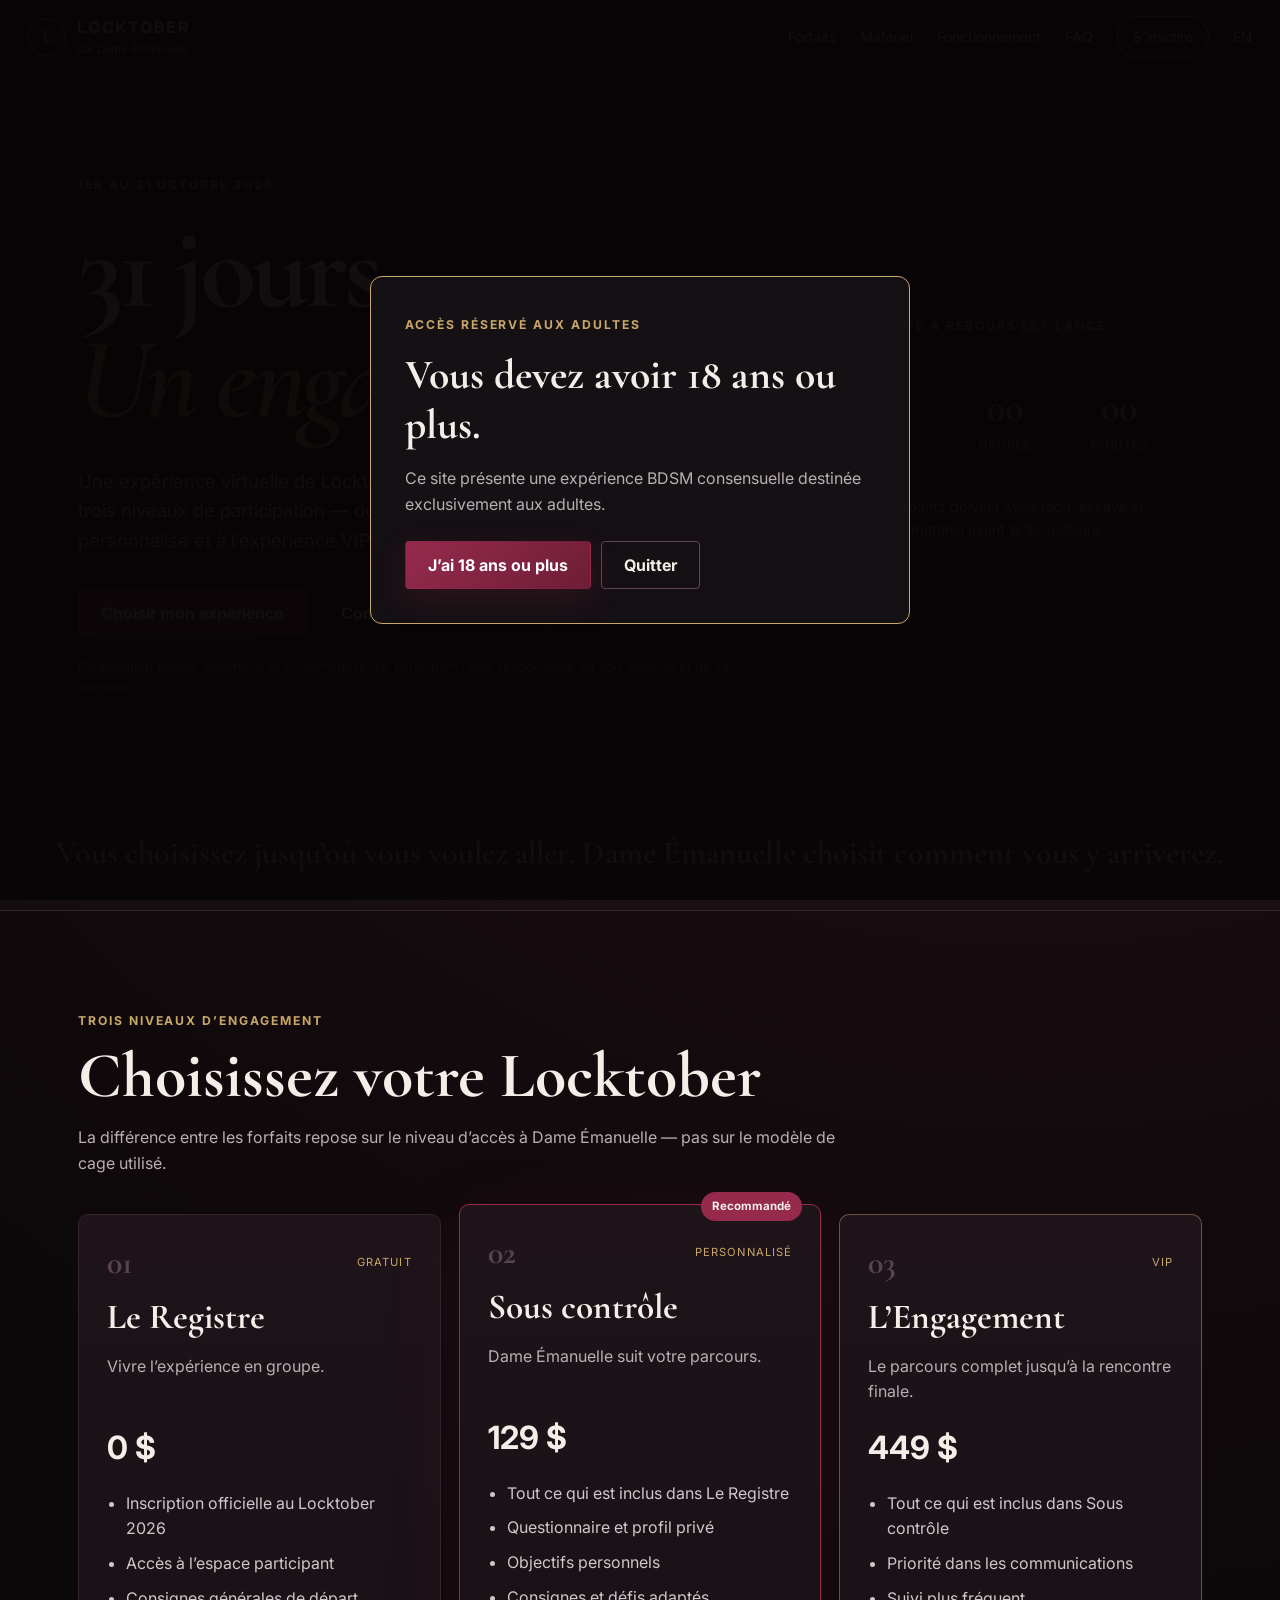
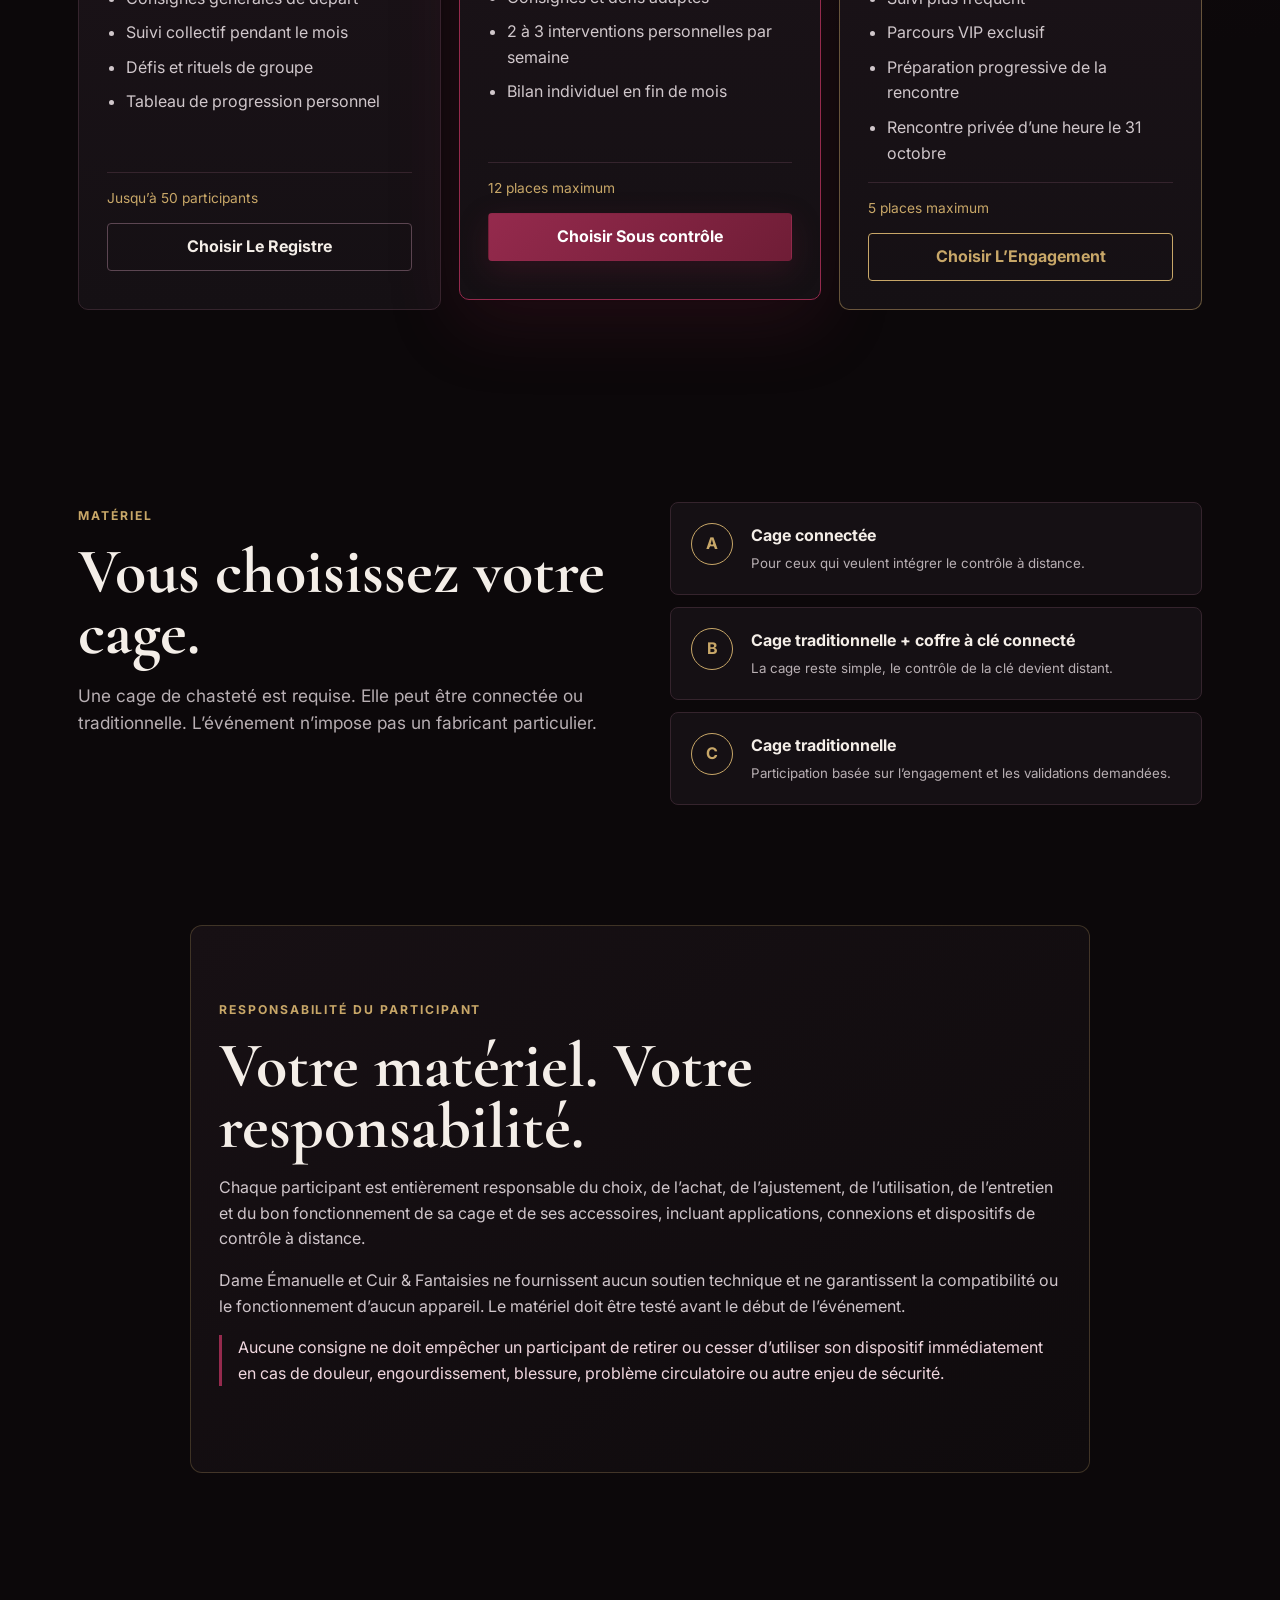
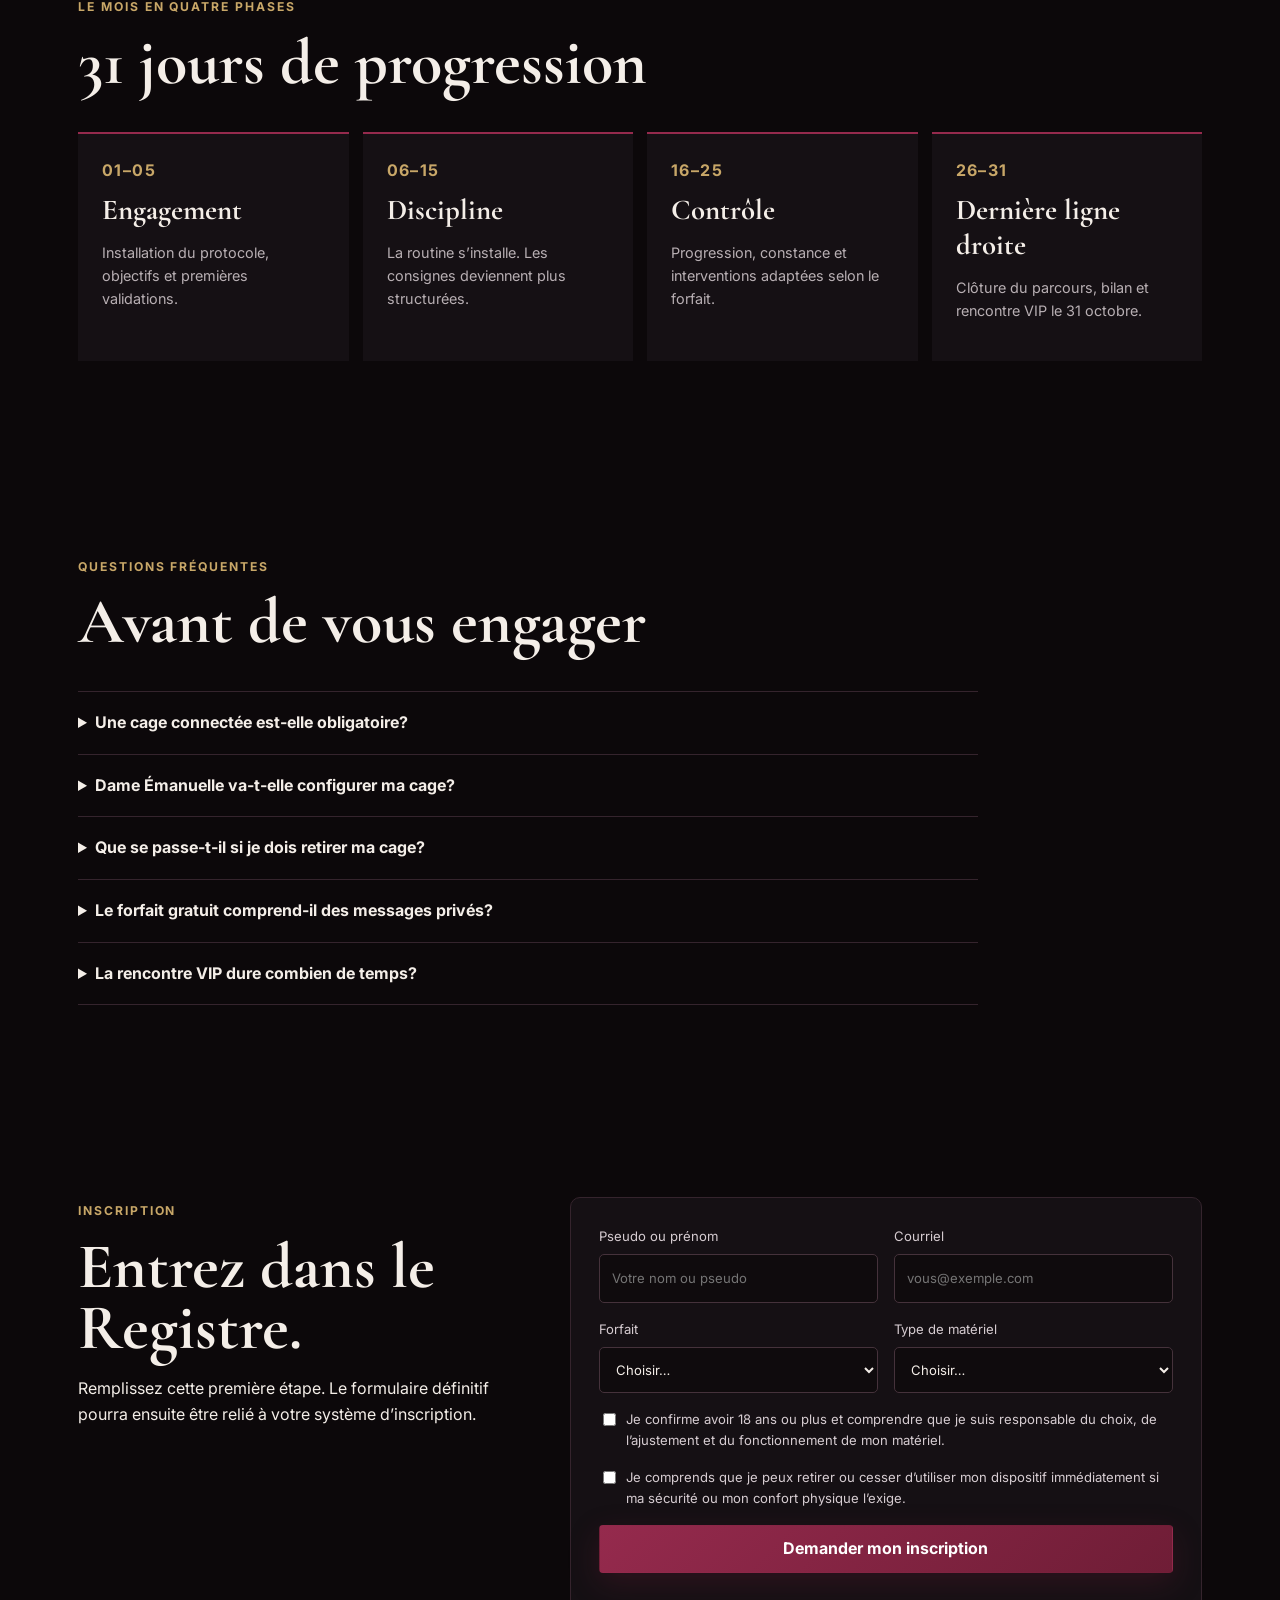
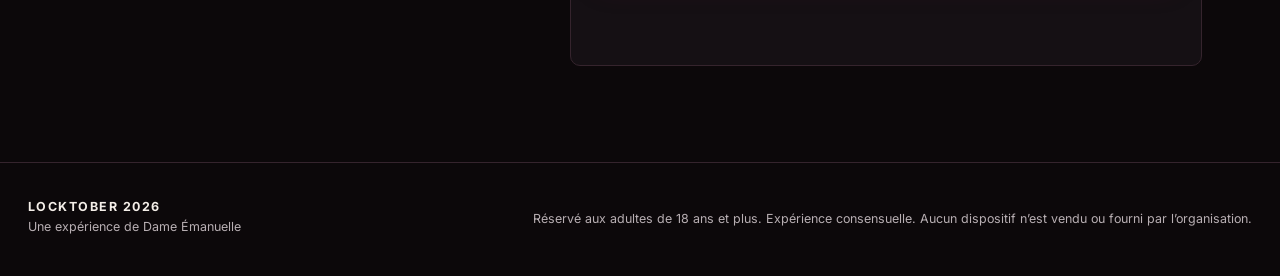
<file: index.html>
<!DOCTYPE html>
<html lang="fr-CA">
<head>
  <meta charset="utf-8" />
  <meta name="viewport" content="width=device-width, initial-scale=1" />
  <meta name="theme-color" content="#160b10" />
  <meta
    name="description"
    content="Locktober 2026 — 31 jours sous le contrôle de Dame Émanuelle. Trois niveaux de participation, du suivi de groupe à l'expérience VIP."
  />

  <title>Locktober 2026 — Dame Émanuelle</title>

  <link rel="preconnect" href="https://fonts.googleapis.com">
  <link rel="preconnect" href="https://fonts.gstatic.com" crossorigin>

  <link
    href="https://fonts.googleapis.com/css2?family=Cormorant+Garamond:wght@600;700&family=Inter:wght@400;500;600;700&display=swap"
    rel="stylesheet"
  >

  <link rel="stylesheet" href="style.css" />
</head>

<body>

  <!-- AVERTISSEMENT 18+ -->
  <div class="age-gate" id="ageGate" aria-hidden="true">
    <div class="age-card">

      <span class="eyebrow">Accès réservé aux adultes</span>

      <h2>Vous devez avoir 18 ans ou plus.</h2>

      <p>
        Ce site présente une expérience BDSM consensuelle destinée
        exclusivement aux adultes.
      </p>

      <div class="age-actions">

        <button class="btn btn-primary" id="confirmAge">
          J’ai 18 ans ou plus
        </button>

        <a class="btn btn-ghost" href="https://www.google.com">
          Quitter
        </a>

      </div>
    </div>
  </div>


  <!-- MENU -->
  <header class="site-header">

    <a class="brand" href="#top" aria-label="Retour en haut">

      <span class="brand-mark">L</span>

      <span>
        <strong>LOCKTOBER</strong>
        <small>par Dame Émanuelle</small>
      </span>

    </a>

    <nav>
      <a href="#forfaits">Forfaits</a>
      <a href="#materiel">Matériel</a>
      <a href="#fonctionnement">Fonctionnement</a>
      <a href="#faq">FAQ</a>
      <a class="nav-cta" href="#inscription">S’inscrire</a>
      <a href="en.html">EN</a>
    </nav>

  </header>


  <main id="top">

    <!-- HERO -->
    <section class="hero section">

      <div class="hero-copy">

        <span class="eyebrow">
          1er au 31 octobre 2026
        </span>

        <h1>
          31 jours.<br>
          <em>Un engagement.</em>
        </h1>

        <p class="lead">
          Une expérience virtuelle de Locktober dirigée par
          <strong>Dame Émanuelle</strong>, avec trois niveaux de participation —
          du suivi collectif à l’accompagnement personnalisé et à
          l’expérience VIP.
        </p>

        <div class="hero-actions">

          <a class="btn btn-primary" href="#forfaits">
            Choisir mon expérience
          </a>

          <a class="btn btn-ghost" href="#fonctionnement">
            Comment ça fonctionne
          </a>

        </div>

        <div class="hero-note">
          Participation adulte, volontaire et consensuelle.
          Le participant reste responsable de son matériel et de sa sécurité.
        </div>

      </div>


      <!-- COMPTE À REBOURS -->
      <aside class="countdown-card">

        <span class="eyebrow">
          Le compte à rebours est lancé
        </span>

        <div class="countdown" id="countdown">

          <div>
            <strong id="days">--</strong>
            <span>jours</span>
          </div>

          <div>
            <strong id="hours">--</strong>
            <span>heures</span>
          </div>

          <div>
            <strong id="minutes">--</strong>
            <span>minutes</span>
          </div>

        </div>

        <p>
          Les participants doivent avoir reçu, essayé et validé
          leur matériel avant le 1er octobre.
        </p>

      </aside>

    </section>


    <!-- PHRASE CENTRALE -->
    <section class="manifesto">

      <p>
        Vous choisissez jusqu’où vous voulez aller.
        <strong>
          Dame Émanuelle choisit comment vous y arriverez.
        </strong>
      </p>

    </section>


    <!-- FORFAITS -->
    <section class="section" id="forfaits">

      <div class="section-heading">

        <span class="eyebrow">
          Trois niveaux d’engagement
        </span>

        <h2>
          Choisissez votre Locktober
        </h2>

        <p>
          La différence entre les forfaits repose sur le niveau
          d’accès à Dame Émanuelle — pas sur le modèle de cage utilisé.
        </p>

      </div>


      <div class="pricing-grid">


        <!-- FORFAIT 1 -->
        <article class="plan-card">

          <div class="plan-top">
            <span class="plan-number">01</span>
            <span class="plan-tag">Gratuit</span>
          </div>

          <h3>Le Registre</h3>

          <p class="plan-subtitle">
            Vivre l’expérience en groupe.
          </p>

          <div class="price">
            0 $
          </div>

          <ul>
            <li>Inscription officielle au Locktober 2026</li>
            <li>Accès à l’espace participant</li>
            <li>Consignes générales de départ</li>
            <li>Suivi collectif pendant le mois</li>
            <li>Défis et rituels de groupe</li>
            <li>Tableau de progression personnel</li>
          </ul>

          <div class="plan-limit">
            Jusqu’à 50 participants
          </div>

          <a
            class="btn btn-ghost full"
            href="#inscription"
            data-plan="Le Registre"
          >
            Choisir Le Registre
          </a>

        </article>


        <!-- FORFAIT 2 -->
        <article class="plan-card featured">

          <div class="ribbon">
            Recommandé
          </div>

          <div class="plan-top">
            <span class="plan-number">02</span>
            <span class="plan-tag">Personnalisé</span>
          </div>

          <h3>Sous contrôle</h3>

          <p class="plan-subtitle">
            Dame Émanuelle suit votre parcours.
          </p>

          <div class="price">
            129 $
          </div>

          <ul>
            <li>Tout ce qui est inclus dans Le Registre</li>
            <li>Questionnaire et profil privé</li>
            <li>Objectifs personnels</li>
            <li>Consignes et défis adaptés</li>
            <li>2 à 3 interventions personnelles par semaine</li>
            <li>Bilan individuel en fin de mois</li>
          </ul>

          <div class="plan-limit">
            12 places maximum
          </div>

          <a
            class="btn btn-primary full"
            href="#inscription"
            data-plan="Sous contrôle"
          >
            Choisir Sous contrôle
          </a>

        </article>


        <!-- FORFAIT 3 -->
        <article class="plan-card vip">

          <div class="plan-top">
            <span class="plan-number">03</span>
            <span class="plan-tag">VIP</span>
          </div>

          <h3>L’Engagement</h3>

          <p class="plan-subtitle">
            Le parcours complet jusqu’à la rencontre finale.
          </p>

          <div class="price">
            449 $
          </div>

          <ul>
            <li>Tout ce qui est inclus dans Sous contrôle</li>
            <li>Priorité dans les communications</li>
            <li>Suivi plus fréquent</li>
            <li>Parcours VIP exclusif</li>
            <li>Préparation progressive de la rencontre</li>
            <li>Rencontre privée d’une heure le 31 octobre</li>
          </ul>

          <div class="plan-limit">
            5 places maximum
          </div>

          <a
            class="btn btn-ghost full gold"
            href="#inscription"
            data-plan="L’Engagement VIP"
          >
            Choisir L’Engagement
          </a>

        </article>

      </div>

    </section>


    <!-- MATÉRIEL -->
    <section class="section split" id="materiel">

      <div>

        <span class="eyebrow">
          Matériel
        </span>

        <h2>
          Vous choisissez votre cage.
        </h2>

        <p class="lead-small">
          Une cage de chasteté est requise.
          Elle peut être connectée ou traditionnelle.
          L’événement n’impose pas un fabricant particulier.
        </p>

      </div>


      <div class="rules-card">

        <div class="rule">

          <strong>A</strong>

          <span>
            <b>Cage connectée</b>
            <small>
              Pour ceux qui veulent intégrer le contrôle à distance.
            </small>
          </span>

        </div>


        <div class="rule">

          <strong>B</strong>

          <span>
            <b>Cage traditionnelle + coffre à clé connecté</b>
            <small>
              La cage reste simple, le contrôle de la clé devient distant.
            </small>
          </span>

        </div>


        <div class="rule">

          <strong>C</strong>

          <span>
            <b>Cage traditionnelle</b>
            <small>
              Participation basée sur l’engagement et les validations demandées.
            </small>
          </span>

        </div>

      </div>

    </section>


    <!-- RESPONSABILITÉ -->
    <section class="responsibility section-narrow">

      <span class="eyebrow">
        Responsabilité du participant
      </span>

      <h2>
        Votre matériel. Votre responsabilité.
      </h2>

      <p>
        Chaque participant est entièrement responsable du choix,
        de l’achat, de l’ajustement, de l’utilisation, de l’entretien
        et du bon fonctionnement de sa cage et de ses accessoires,
        incluant applications, connexions et dispositifs de contrôle
        à distance.
      </p>

      <p>
        Dame Émanuelle et Cuir & Fantaisies ne fournissent aucun
        soutien technique et ne garantissent la compatibilité ou
        le fonctionnement d’aucun appareil.
        Le matériel doit être testé avant le début de l’événement.
      </p>

      <p class="safety">
        Aucune consigne ne doit empêcher un participant de retirer
        ou cesser d’utiliser son dispositif immédiatement en cas
        de douleur, engourdissement, blessure, problème circulatoire
        ou autre enjeu de sécurité.
      </p>

    </section>


    <!-- DÉROULEMENT -->
    <section class="section" id="fonctionnement">

      <div class="section-heading">

        <span class="eyebrow">
          Le mois en quatre phases
        </span>

        <h2>
          31 jours de progression
        </h2>

      </div>


      <div class="timeline">

        <article>

          <span>01–05</span>

          <h3>Engagement</h3>

          <p>
            Installation du protocole, objectifs
            et premières validations.
          </p>

        </article>


        <article>

          <span>06–15</span>

          <h3>Discipline</h3>

          <p>
            La routine s’installe.
            Les consignes deviennent plus structurées.
          </p>

        </article>


        <article>

          <span>16–25</span>

          <h3>Contrôle</h3>

          <p>
            Progression, constance et interventions
            adaptées selon le forfait.
          </p>

        </article>


        <article>

          <span>26–31</span>

          <h3>Dernière ligne droite</h3>

          <p>
            Clôture du parcours, bilan
            et rencontre VIP le 31 octobre.
          </p>

        </article>

      </div>

    </section>


    <!-- FAQ -->
    <section class="section faq" id="faq">

      <div class="section-heading">

        <span class="eyebrow">
          Questions fréquentes
        </span>

        <h2>
          Avant de vous engager
        </h2>

      </div>


      <details>

        <summary>
          Une cage connectée est-elle obligatoire?
        </summary>

        <p>
          Non. Une cage est obligatoire, mais elle peut être connectée
          ou traditionnelle. Le niveau technologique choisi ne change
          pas le forfait.
        </p>

      </details>


      <details>

        <summary>
          Dame Émanuelle va-t-elle configurer ma cage?
        </summary>

        <p>
          Non. Chaque participant est responsable de son matériel,
          de son application, de ses accès et de son fonctionnement.
          Aucun soutien technique n’est inclus.
        </p>

      </details>


      <details>

        <summary>
          Que se passe-t-il si je dois retirer ma cage?
        </summary>

        <p>
          La sécurité passe avant le jeu.
          Le participant peut interrompre l’utilisation de son
          dispositif dès que nécessaire.
          Le parcours peut ensuite être adapté sans transformer
          un problème technique ou physique en échec.
        </p>

      </details>


      <details>

        <summary>
          Le forfait gratuit comprend-il des messages privés?
        </summary>

        <p>
          Non. Le Registre est un suivi de groupe.
          Les interactions individuelles sont réservées aux forfaits
          Sous contrôle et VIP.
        </p>

      </details>


      <details>

        <summary>
          La rencontre VIP dure combien de temps?
        </summary>

        <p>
          Une heure, le 31 octobre 2026, sur rendez-vous.
          Les modalités exactes sont confirmées individuellement
          avec les participants VIP.
        </p>

      </details>

    </section>


    <!-- INSCRIPTION -->
    <section class="section signup" id="inscription">

      <div class="signup-copy">

        <span class="eyebrow">
          Inscription
        </span>

        <h2>
          Entrez dans le Registre.
        </h2>

        <p>
          Remplissez cette première étape.
          Le formulaire définitif pourra ensuite être relié
          à votre système d’inscription.
        </p>

      </div>


      <form id="interestForm" class="signup-form">

        <label>

          Pseudo ou prénom

          <input
            name="name"
            type="text"
            required
            placeholder="Votre nom ou pseudo"
          >

        </label>


        <label>

          Courriel

          <input
            name="email"
            type="email"
            required
            placeholder="vous@exemple.com"
          >

        </label>


        <label>

          Forfait

          <select name="plan" id="planSelect" required>

            <option value="">
              Choisir…
            </option>

            <option>
              Le Registre — Gratuit
            </option>

            <option>
              Sous contrôle — 129 $
            </option>

            <option>
              L’Engagement VIP — 449 $
            </option>

          </select>

        </label>


        <label>

          Type de matériel

          <select name="equipment" required>

            <option value="">
              Choisir…
            </option>

            <option>
              Cage connectée
            </option>

            <option>
              Cage traditionnelle + coffre à clé connecté
            </option>

            <option>
              Cage traditionnelle
            </option>

            <option>
              À déterminer
            </option>

          </select>

        </label>


        <label class="check">

          <input type="checkbox" required>

          <span>
            Je confirme avoir 18 ans ou plus et comprendre
            que je suis responsable du choix, de l’ajustement
            et du fonctionnement de mon matériel.
          </span>

        </label>


        <label class="check">

          <input type="checkbox" required>

          <span>
            Je comprends que je peux retirer ou cesser
            d’utiliser mon dispositif immédiatement si ma
            sécurité ou mon confort physique l’exige.
          </span>

        </label>


        <button
          class="btn btn-primary full"
          type="submit"
        >
          Demander mon inscription
        </button>


        <p
          class="form-status"
          id="formStatus"
          role="status"
        ></p>

      </form>

    </section>

  </main>


  <!-- PIED DE PAGE -->
  <footer>

    <div>

      <strong>
        LOCKTOBER 2026
      </strong>

      <span>
        Une expérience de Dame Émanuelle
      </span>

    </div>

    <p>
      Réservé aux adultes de 18 ans et plus.
      Expérience consensuelle.
      Aucun dispositif n’est vendu ou fourni par l’organisation.
    </p>

  </footer>


  <script src="script.js"></script>

</body>
</html>
</file>
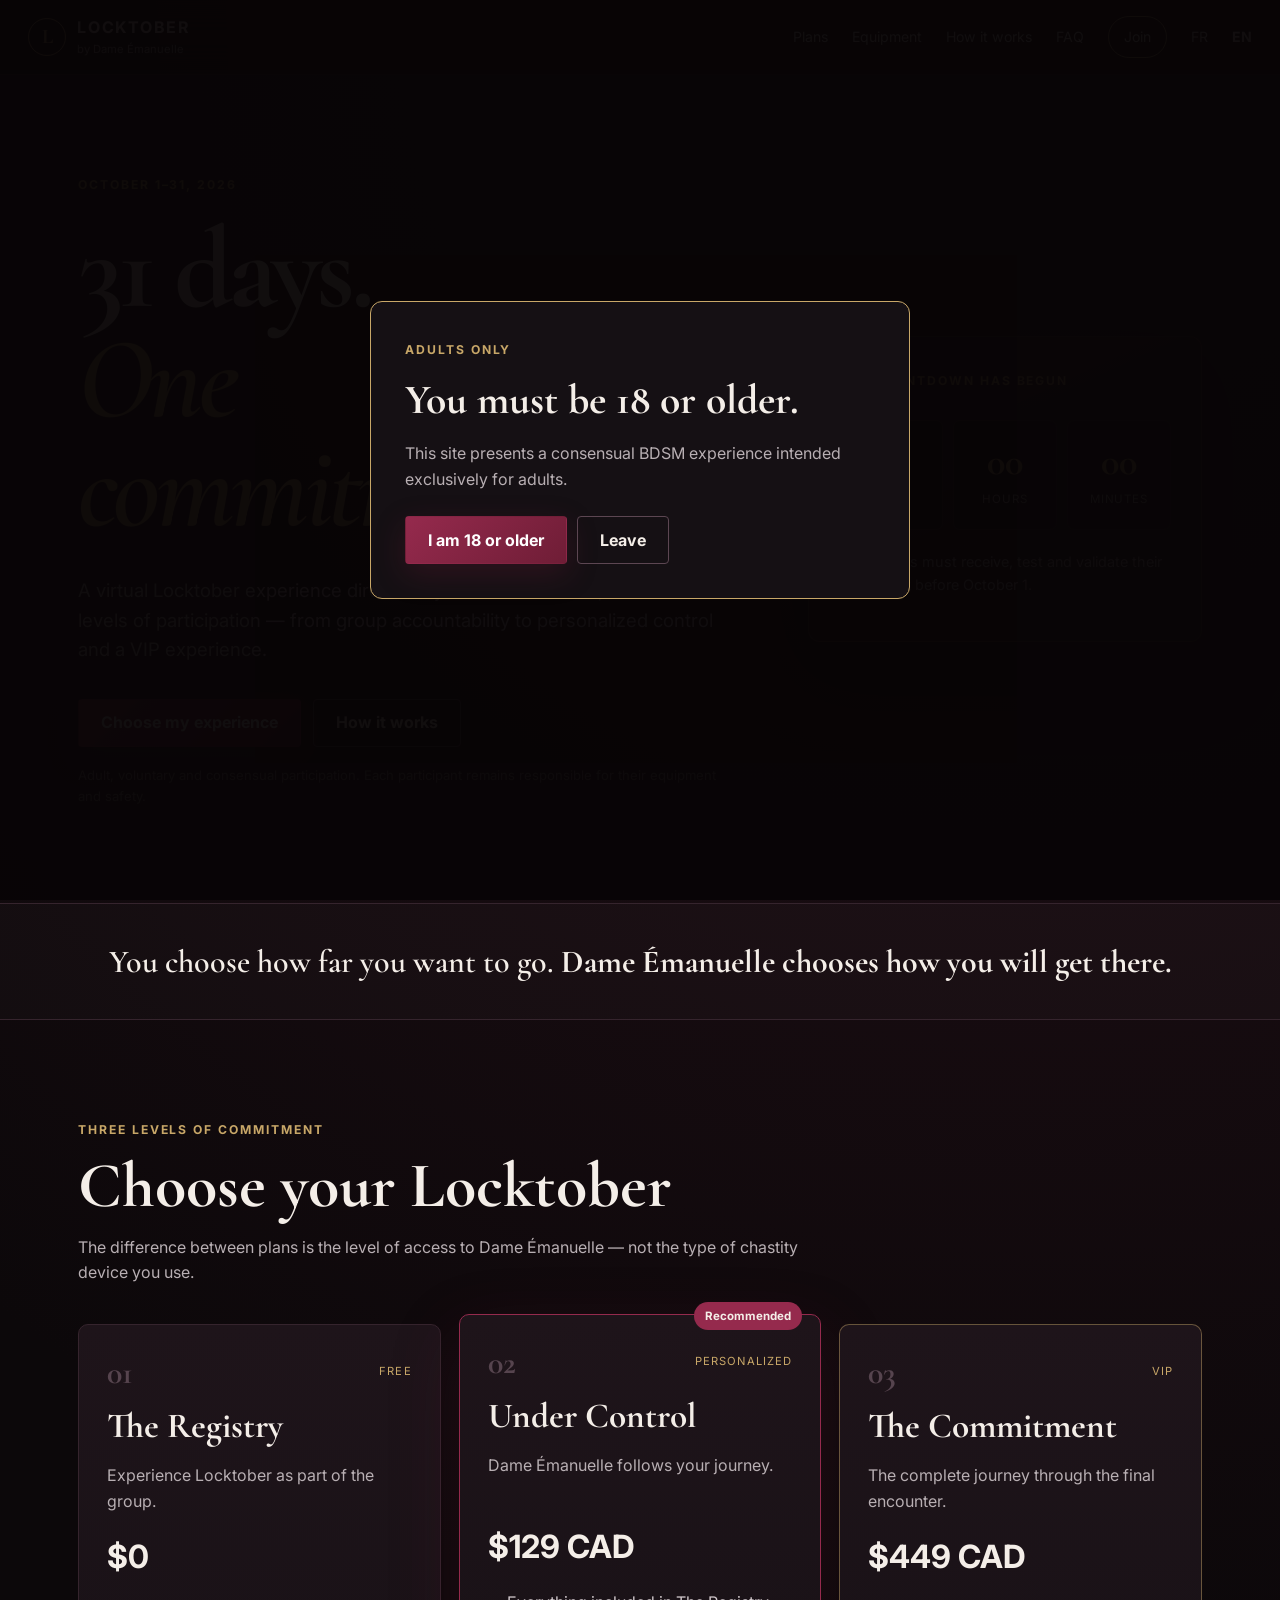
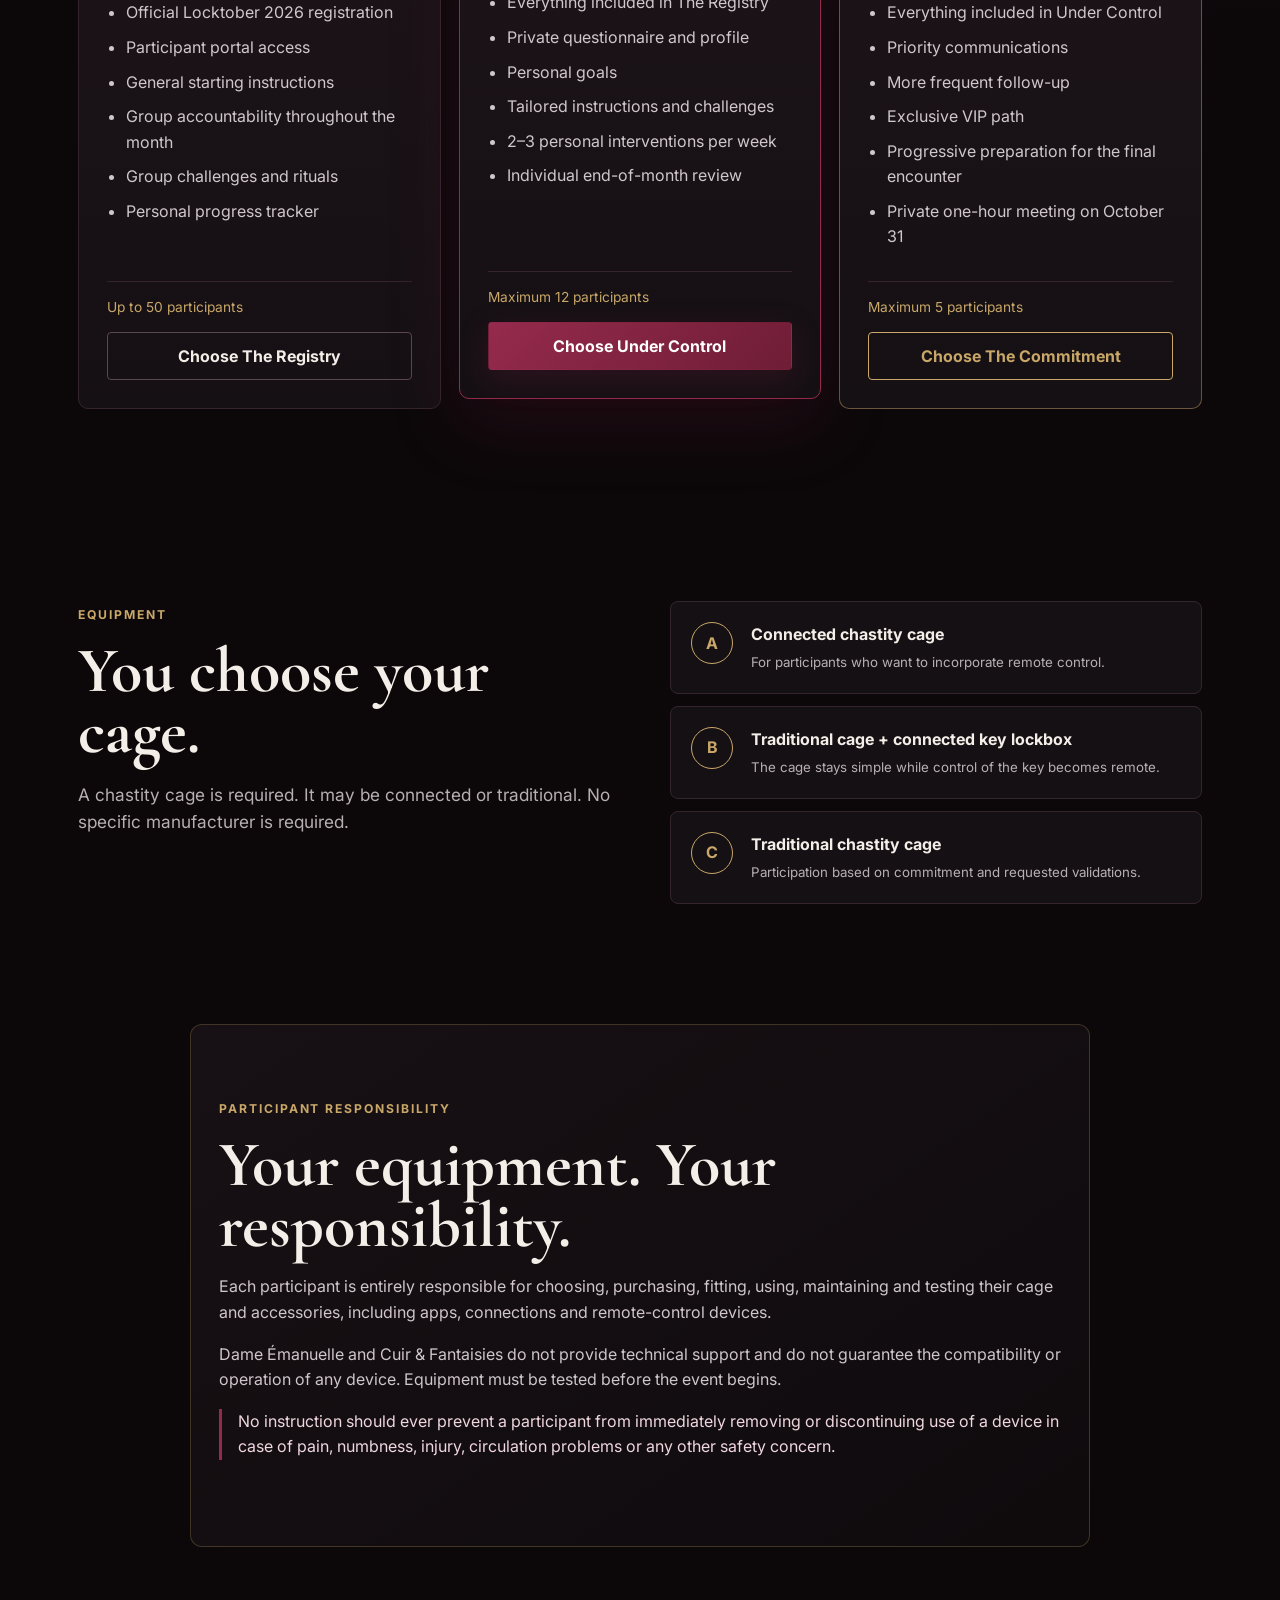
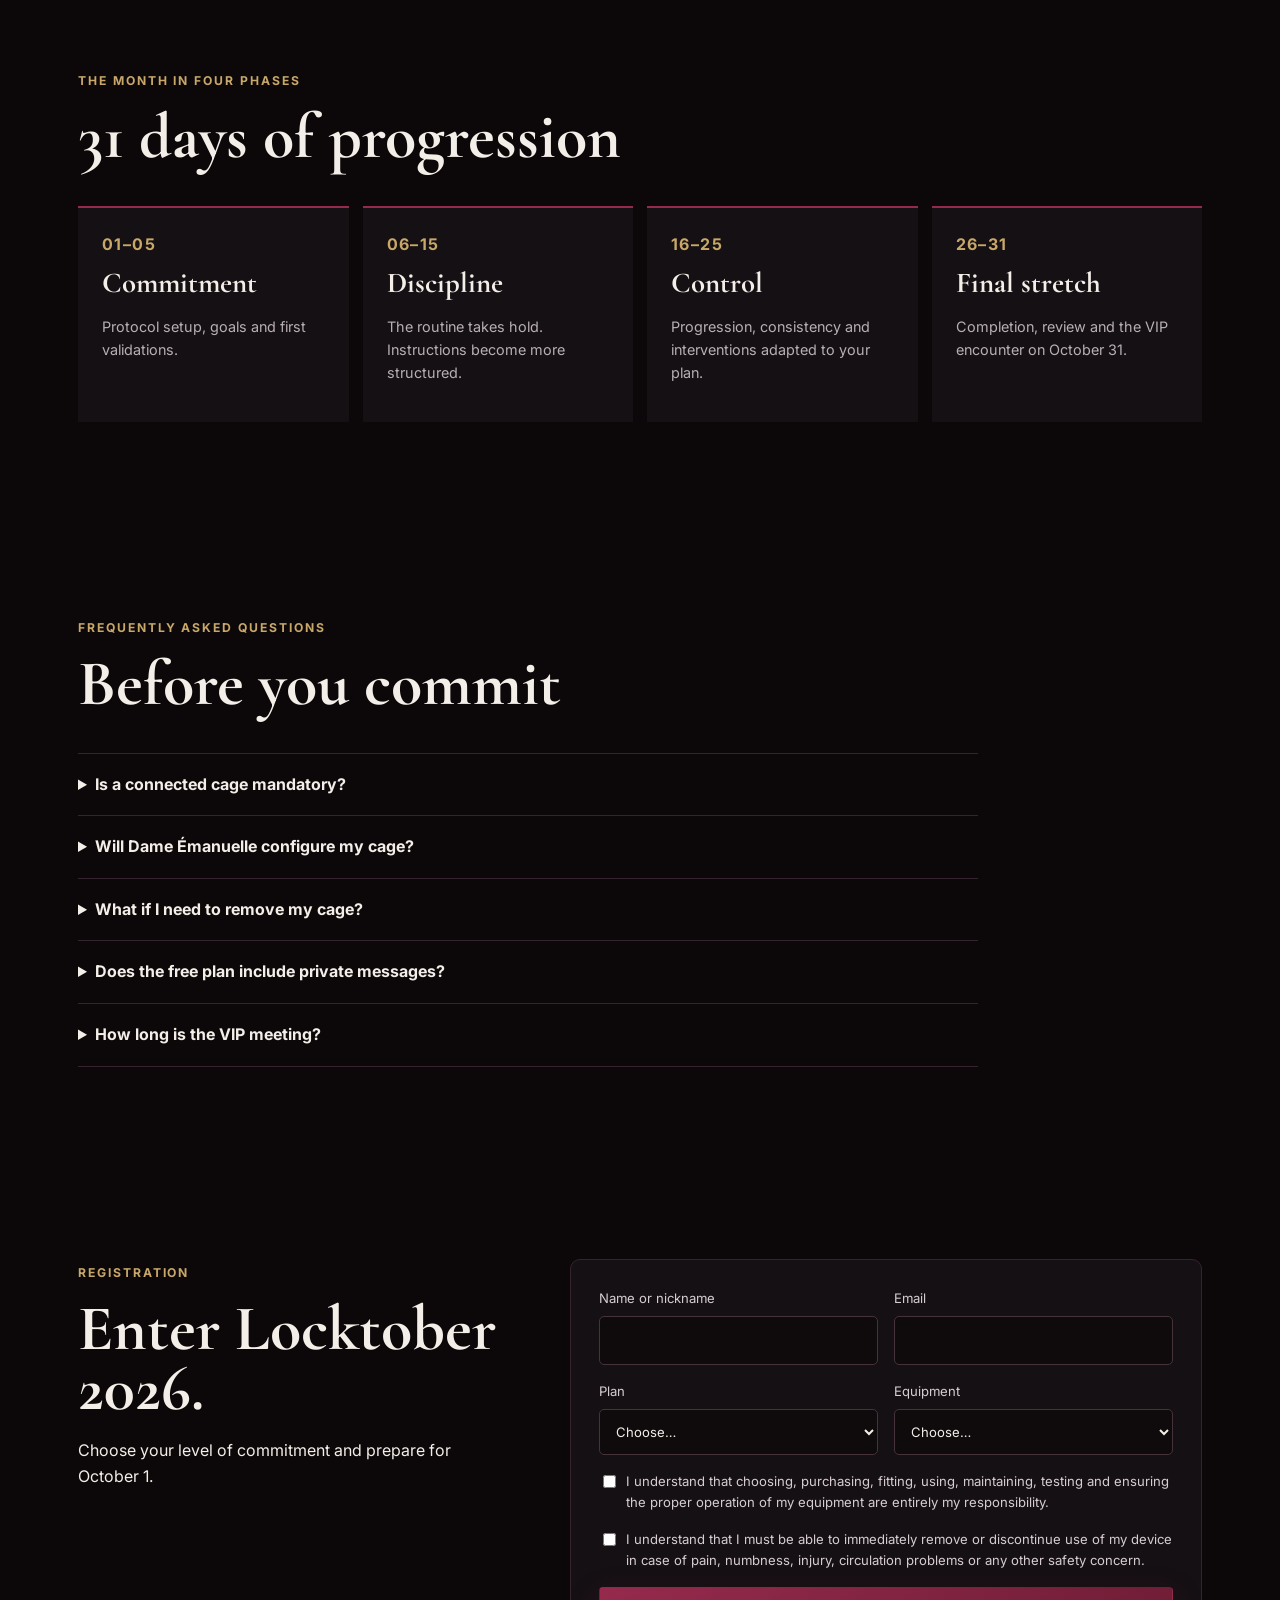
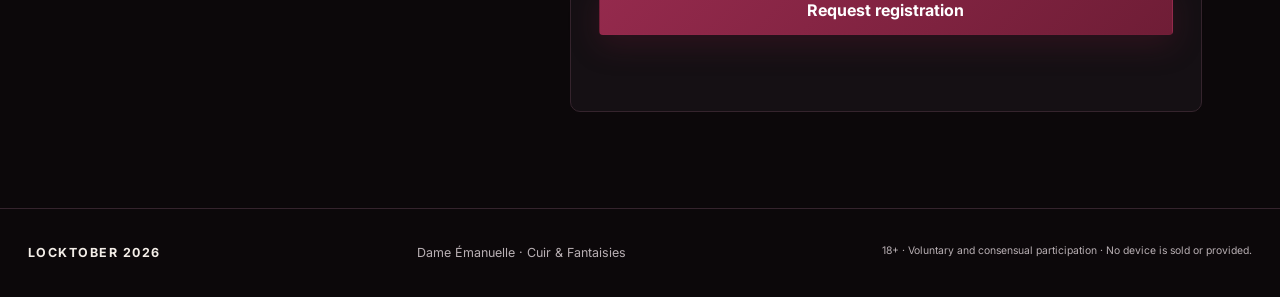
<file: en.html>
<!DOCTYPE html>
<html lang="en-CA">

<head>
  <meta charset="utf-8" />
  <meta name="viewport" content="width=device-width, initial-scale=1" />
  <meta name="theme-color" content="#160b10" />

  <meta
    name="description"
    content="Locktober 2026 — 31 days under Dame Émanuelle's control. Three levels of participation, from group accountability to personalized control and a VIP experience."
  />

  <title>Locktober 2026 — Dame Émanuelle</title>

  <link rel="preconnect" href="https://fonts.googleapis.com">
  <link rel="preconnect" href="https://fonts.gstatic.com" crossorigin>

  <link
    href="https://fonts.googleapis.com/css2?family=Cormorant+Garamond:wght@600;700&family=Inter:wght@400;500;600;700&display=swap"
    rel="stylesheet"
  >

  <link rel="stylesheet" href="style.css" />
</head>

<body>

  <!-- 18+ AGE GATE -->
  <div class="age-gate" id="ageGate" aria-hidden="true">
    <div class="age-card">

      <span class="eyebrow">Adults only</span>

      <h2>You must be 18 or older.</h2>

      <p>
        This site presents a consensual BDSM experience intended
        exclusively for adults.
      </p>

      <div class="age-actions">

        <button class="btn btn-primary" id="confirmAge">
          I am 18 or older
        </button>

        <a class="btn btn-ghost" href="https://www.google.com">
          Leave
        </a>

      </div>
    </div>
  </div>


  <!-- MENU -->
  <header class="site-header">

    <a class="brand" href="#top" aria-label="Back to top">

      <span class="brand-mark">L</span>

      <span>
        <strong>LOCKTOBER</strong>
        <small>by Dame Émanuelle</small>
      </span>

    </a>

    <nav>
      <a href="#plans">Plans</a>
      <a href="#equipment">Equipment</a>
      <a href="#how-it-works">How it works</a>
      <a href="#faq">FAQ</a>
      <a class="nav-cta" href="#signup">Join</a>
      <a href="index.html">FR</a>
      <strong>EN</strong>
    </nav>

  </header>


  <main id="top">

    <!-- HERO -->
    <section class="hero section">

      <div class="hero-copy">

        <span class="eyebrow">
          October 1–31, 2026
        </span>

        <h1>
          31 days.<br>
          <em>One commitment.</em>
        </h1>

        <p class="lead">
          A virtual Locktober experience directed by
          <strong>Dame Émanuelle</strong>, with three levels of participation —
          from group accountability to personalized control and
          a VIP experience.
        </p>

        <div class="hero-actions">

          <a class="btn btn-primary" href="#plans">
            Choose my experience
          </a>

          <a class="btn btn-ghost" href="#how-it-works">
            How it works
          </a>

        </div>

        <div class="hero-note">
          Adult, voluntary and consensual participation.
          Each participant remains responsible for their equipment and safety.
        </div>

      </div>


      <!-- COUNTDOWN -->
      <aside class="countdown-card">

        <span class="eyebrow">
          The countdown has begun
        </span>

        <div class="countdown" id="countdown">

          <div>
            <strong id="days">--</strong>
            <span>days</span>
          </div>

          <div>
            <strong id="hours">--</strong>
            <span>hours</span>
          </div>

          <div>
            <strong id="minutes">--</strong>
            <span>minutes</span>
          </div>

        </div>

        <p>
          Participants must receive, test and validate
          their equipment before October 1.
        </p>

      </aside>

    </section>


    <!-- MANIFESTO -->
    <section class="manifesto">

      <p>
        You choose how far you want to go.
        <strong>
          Dame Émanuelle chooses how you will get there.
        </strong>
      </p>

    </section>


    <!-- PLANS -->
    <section class="section" id="plans">

      <div class="section-heading">

        <span class="eyebrow">
          Three levels of commitment
        </span>

        <h2>Choose your Locktober</h2>

        <p>
          The difference between plans is the level of access
          to Dame Émanuelle — not the type of chastity device you use.
        </p>

      </div>


      <div class="pricing-grid">

        <!-- PLAN 1 -->
        <article class="plan-card">

          <div class="plan-top">
            <span class="plan-number">01</span>
            <span class="plan-tag">Free</span>
          </div>

          <h3>The Registry</h3>

          <p class="plan-subtitle">
            Experience Locktober as part of the group.
          </p>

          <div class="price">$0</div>

          <ul>
            <li>Official Locktober 2026 registration</li>
            <li>Participant portal access</li>
            <li>General starting instructions</li>
            <li>Group accountability throughout the month</li>
            <li>Group challenges and rituals</li>
            <li>Personal progress tracker</li>
          </ul>

          <div class="plan-limit">
            Up to 50 participants
          </div>

          <a
            class="btn btn-ghost full"
            href="#signup"
            data-plan="Le Registre — Gratuit"
          >
            Choose The Registry
          </a>

        </article>


        <!-- PLAN 2 -->
        <article class="plan-card featured">

          <div class="ribbon">
            Recommended
          </div>

          <div class="plan-top">
            <span class="plan-number">02</span>
            <span class="plan-tag">Personalized</span>
          </div>

          <h3>Under Control</h3>

          <p class="plan-subtitle">
            Dame Émanuelle follows your journey.
          </p>

          <div class="price">$129 CAD</div>

          <ul>
            <li>Everything included in The Registry</li>
            <li>Private questionnaire and profile</li>
            <li>Personal goals</li>
            <li>Tailored instructions and challenges</li>
            <li>2–3 personal interventions per week</li>
            <li>Individual end-of-month review</li>
          </ul>

          <div class="plan-limit">
            Maximum 12 participants
          </div>

          <a
            class="btn btn-primary full"
            href="#signup"
            data-plan="Sous contrôle — 129 $"
          >
            Choose Under Control
          </a>

        </article>


        <!-- PLAN 3 -->
        <article class="plan-card vip">

          <div class="plan-top">
            <span class="plan-number">03</span>
            <span class="plan-tag">VIP</span>
          </div>

          <h3>The Commitment</h3>

          <p class="plan-subtitle">
            The complete journey through the final encounter.
          </p>

          <div class="price">$449 CAD</div>

          <ul>
            <li>Everything included in Under Control</li>
            <li>Priority communications</li>
            <li>More frequent follow-up</li>
            <li>Exclusive VIP path</li>
            <li>Progressive preparation for the final encounter</li>
            <li>Private one-hour meeting on October 31</li>
          </ul>

          <div class="plan-limit">
            Maximum 5 participants
          </div>

          <a
            class="btn btn-ghost full gold"
            href="#signup"
            data-plan="L’Engagement VIP — 449 $"
          >
            Choose The Commitment
          </a>

        </article>

      </div>

    </section>


    <!-- EQUIPMENT -->
    <section class="section split" id="equipment">

      <div>

        <span class="eyebrow">Equipment</span>

        <h2>You choose your cage.</h2>

        <p class="lead-small">
          A chastity cage is required.
          It may be connected or traditional.
          No specific manufacturer is required.
        </p>

      </div>


      <div class="rules-card">

        <div class="rule">

          <strong>A</strong>

          <span>
            <b>Connected chastity cage</b>
            <small>
              For participants who want to incorporate remote control.
            </small>
          </span>

        </div>


        <div class="rule">

          <strong>B</strong>

          <span>
            <b>Traditional cage + connected key lockbox</b>
            <small>
              The cage stays simple while control of the key becomes remote.
            </small>
          </span>

        </div>


        <div class="rule">

          <strong>C</strong>

          <span>
            <b>Traditional chastity cage</b>
            <small>
              Participation based on commitment and requested validations.
            </small>
          </span>

        </div>

      </div>

    </section>


    <!-- RESPONSIBILITY -->
    <section class="responsibility section-narrow">

      <span class="eyebrow">
        Participant responsibility
      </span>

      <h2>
        Your equipment. Your responsibility.
      </h2>

      <p>
        Each participant is entirely responsible for choosing,
        purchasing, fitting, using, maintaining and testing their
        cage and accessories, including apps, connections and
        remote-control devices.
      </p>

      <p>
        Dame Émanuelle and Cuir & Fantaisies do not provide
        technical support and do not guarantee the compatibility
        or operation of any device.
        Equipment must be tested before the event begins.
      </p>

      <p class="safety">
        No instruction should ever prevent a participant from
        immediately removing or discontinuing use of a device in
        case of pain, numbness, injury, circulation problems or
        any other safety concern.
      </p>

    </section>


    <!-- HOW IT WORKS -->
    <section class="section" id="how-it-works">

      <div class="section-heading">

        <span class="eyebrow">
          The month in four phases
        </span>

        <h2>31 days of progression</h2>

      </div>


      <div class="timeline">

        <article>
          <span>01–05</span>
          <h3>Commitment</h3>
          <p>
            Protocol setup, goals and first validations.
          </p>
        </article>

        <article>
          <span>06–15</span>
          <h3>Discipline</h3>
          <p>
            The routine takes hold.
            Instructions become more structured.
          </p>
        </article>

        <article>
          <span>16–25</span>
          <h3>Control</h3>
          <p>
            Progression, consistency and interventions
            adapted to your plan.
          </p>
        </article>

        <article>
          <span>26–31</span>
          <h3>Final stretch</h3>
          <p>
            Completion, review and the VIP encounter
            on October 31.
          </p>
        </article>

      </div>

    </section>


    <!-- FAQ -->
    <section class="section faq" id="faq">

      <div class="section-heading">

        <span class="eyebrow">
          Frequently asked questions
        </span>

        <h2>Before you commit</h2>

      </div>


      <details>
        <summary>
          Is a connected cage mandatory?
        </summary>

        <p>
          No. A chastity cage is required, but it may be connected
          or traditional. The technology you choose does not
          determine your plan.
        </p>
      </details>


      <details>
        <summary>
          Will Dame Émanuelle configure my cage?
        </summary>

        <p>
          No. Each participant is responsible for their equipment,
          app, accounts and operation.
          Technical support is not included.
        </p>
      </details>


      <details>
        <summary>
          What if I need to remove my cage?
        </summary>

        <p>
          Safety comes first.
          You may discontinue use whenever necessary.
          The journey can then be adapted without treating a
          technical or physical issue as failure.
        </p>
      </details>


      <details>
        <summary>
          Does the free plan include private messages?
        </summary>

        <p>
          No. The Registry is group-based.
          Individual interactions are reserved for
          Under Control and VIP participants.
        </p>
      </details>


      <details>
        <summary>
          How long is the VIP meeting?
        </summary>

        <p>
          One hour on October 31, 2026, by appointment.
          Exact arrangements are confirmed individually
          with VIP participants.
        </p>
      </details>

    </section>


    <!-- REGISTRATION -->
    <section class="section signup" id="signup">

      <div class="signup-copy">

        <span class="eyebrow">
          Registration
        </span>

        <h2>Enter Locktober 2026.</h2>

        <p>
          Choose your level of commitment and prepare for October 1.
        </p>

      </div>


      <form id="interestForm" class="signup-form">

        <label>
          Name or nickname
          <input
            name="name"
            required
            autocomplete="name"
          >
        </label>

        <label>
          Email
          <input
            type="email"
            name="email"
            required
            autocomplete="email"
          >
        </label>

        <label>
          Plan

          <select
            name="plan"
            id="planSelect"
            required
          >
            <option value="">Choose…</option>

            <option value="Le Registre — Gratuit">
              The Registry — Free
            </option>

            <option value="Sous contrôle — 129 $">
              Under Control — $129 CAD
            </option>

            <option value="L’Engagement VIP — 449 $">
              The Commitment VIP — $449 CAD
            </option>

          </select>
        </label>


        <label>
          Equipment

          <select
            name="equipment"
            required
          >
            <option value="">Choose…</option>

            <option value="Cage connectée">
              Connected chastity cage
            </option>

            <option value="Cage traditionnelle + coffre à clé connecté">
              Traditional cage + connected key lockbox
            </option>

            <option value="Cage traditionnelle">
              Traditional chastity cage
            </option>

            <option value="À déterminer">
              I haven't chosen yet
            </option>

          </select>
        </label>


        <label class="check">

          <input
            type="checkbox"
            required
          >

          <span>
            I understand that choosing, purchasing, fitting,
            using, maintaining, testing and ensuring the proper
            operation of my equipment are entirely my responsibility.
          </span>

        </label>


        <label class="check">

          <input
            type="checkbox"
            required
          >

          <span>
            I understand that I must be able to immediately remove
            or discontinue use of my device in case of pain,
            numbness, injury, circulation problems or any other
            safety concern.
          </span>

        </label>


        <button
          class="btn btn-primary full"
          type="submit"
        >
          Request registration
        </button>

        <p
          id="formStatus"
          aria-live="polite"
        ></p>

      </form>

    </section>

  </main>


  <footer>

    <strong>LOCKTOBER 2026</strong>

    <span>
      Dame Émanuelle · Cuir & Fantaisies
    </span>

    <small>
      18+ · Voluntary and consensual participation ·
      No device is sold or provided.
    </small>

  </footer>


  <script src="en.js"></script>

</body>
</html>
</file>
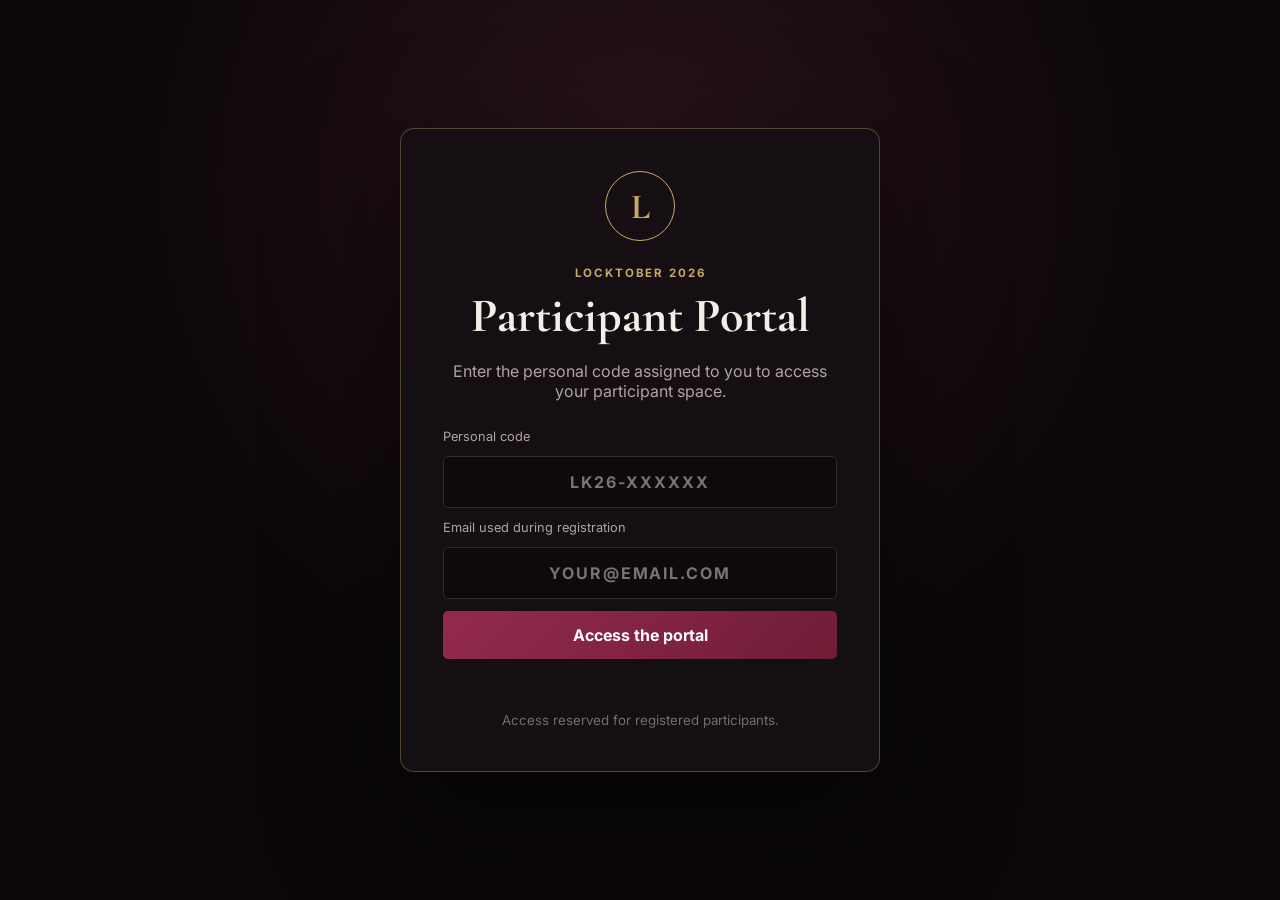
<file: portal-en.html>
<!DOCTYPE html>
<html lang="en-CA">
<head>
  <meta charset="utf-8">

  <meta
    name="viewport"
    content="width=device-width, initial-scale=1"
  >

  <meta name="theme-color" content="#10090c">

  <title>
    Locktober 2026 Participant Portal — Dame Émanuelle
  </title>

  <link
    rel="preconnect"
    href="https://fonts.googleapis.com"
  >

  <link
    rel="preconnect"
    href="https://fonts.gstatic.com"
    crossorigin
  >

  <link
    href="https://fonts.googleapis.com/css2?family=Cormorant+Garamond:wght@600;700&family=Inter:wght@400;500;600;700&display=swap"
    rel="stylesheet"
  >

  <link
    rel="stylesheet"
    href="portal.css"
  >
</head>

<body>

  <!-- LOGIN SCREEN -->

  <section
    class="login-screen"
    id="loginScreen"
  >

    <div class="login-card">

      <div class="seal">
        L
      </div>

      <span class="eyebrow">
        LOCKTOBER 2026
      </span>

      <h1>
        Participant Portal
      </h1>

      <p>
        Enter the personal code assigned to you
        to access your participant space.
      </p>

      <form
        id="loginForm"
        class="login-form"
      >

        <label for="accessCode">
          Personal code
        </label>

        <input
          id="accessCode"
          type="text"
          placeholder="LK26-XXXXXX"
          autocomplete="off"
          required
        >

        <button
          type="submit"
          class="btn btn-primary"
        >
          Access the portal
        </button>

      </form>

      <p
        class="login-message"
        id="loginMessage"
      ></p>

      <small>
        Access reserved for registered participants.
      </small>

    </div>

  </section>


  <!-- PORTAL -->

  <div
    class="portal hidden"
    id="portal"
  >

    <header class="portal-header">

      <div class="brand">

        <div class="brand-mark">
          L
        </div>

        <div>

          <strong>
            LOCKTOBER 2026
          </strong>

          <span>
            under the control of Dame Émanuelle
          </span>

        </div>

      </div>


      <div class="header-right">

        <span
          class="plan-badge"
          id="headerPlan"
        >
          —
        </span>

        <a
          href="portal.html"
          class="logout-btn"
        >
          FR
        </a>

        <button
          class="logout-btn"
          id="logoutBtn"
        >
          Log out
        </button>

      </div>

    </header>


    <main class="portal-main">

      <!-- WELCOME -->

      <section class="welcome">

        <div>

          <span class="eyebrow">
            Your personal space
          </span>

          <h1>
            Hello,
            <span id="participantName">
              —
            </span>
          </h1>

          <p>
            Your Locktober journey continues.
          </p>

        </div>


        <div class="date-card">

          <span>
            Today
          </span>

          <strong id="todayDate">
            —
          </strong>

        </div>

      </section>


      <!-- PROGRESS -->

      <section class="progress-card">

        <div class="progress-top">

          <div>

            <span class="label">
              Progress
            </span>

            <strong>
              Day
              <span id="currentDay">
                1
              </span>
              / 31
            </strong>

          </div>


          <div class="phase-box">

            <span>
              Current phase
            </span>

            <strong id="currentPhase">
              Commitment
            </strong>

          </div>

        </div>


        <div class="progress-bar">

          <div
            class="progress-fill"
            id="progressFill"
          ></div>

        </div>


        <div class="progress-bottom">

          <span>
            <b id="completedDays">
              0
            </b>
            days validated
          </span>

          <span>
            Current streak:
            <b id="currentStreak">
              0
            </b>
            days
          </span>

        </div>

      </section>


      <!-- DASHBOARD -->

      <section class="dashboard-grid">

        <!-- DAILY INSTRUCTION -->

        <article class="dashboard-card instruction-card">

          <span class="eyebrow">
            Today's instruction
          </span>

          <h2 id="dailyTitle">
            Your protocol
          </h2>

          <p id="dailyInstruction">
            Review today's instruction.
          </p>

          <div
            class="private-note hidden"
            id="privateInstructionBlock"
          >

            <span>
              Personalized instruction
            </span>

            <p id="privateInstruction">
              —
            </p>

          </div>


          <button
            class="btn btn-primary full"
            id="validateBtn"
          >
            Validate my day
          </button>

        </article>


        <!-- STATUS -->

        <article class="dashboard-card">

          <span class="eyebrow">
            Your status
          </span>

          <h2>
            Today
          </h2>

          <div class="status-list">

            <div>

              <span class="status-dot"></span>

              <span>
                Plan:
                <b id="planName">
                  —
                </b>
              </span>

            </div>


            <div>

              <span class="status-dot"></span>

              <span>
                Equipment:
                <b id="equipmentName">
                  —
                </b>
              </span>

            </div>


            <div>

              <span class="status-dot"></span>

              <span>
                Last validation:
                <b id="lastValidation">
                  None
                </b>
              </span>

            </div>

          </div>

        </article>


        <!-- PRIVATE MESSAGE -->

        <article
          class="dashboard-card hidden"
          id="privateMessageCard"
        >

          <span class="eyebrow">
            Private message
          </span>

          <h2>
            Dame Émanuelle
          </h2>

          <blockquote
            id="privateMessage"
          >
            —
          </blockquote>

        </article>


        <!-- PERSONAL GOAL -->

        <article
          class="dashboard-card hidden"
          id="objectiveCard"
        >

          <span class="eyebrow">
            Personal goal
          </span>

          <h2>
            Your progression
          </h2>

          <p id="personalObjective">
            —
          </p>

        </article>


        <!-- VIP -->

        <article
          class="dashboard-card vip-card hidden"
          id="vipCard"
        >

          <span class="eyebrow">
            VIP access
          </span>

          <h2>
            October 31 meeting
          </h2>

          <p>
            Your private meeting with Dame Émanuelle
            is part of your VIP journey.
          </p>

          <div class="vip-info">

            <span>
              Duration
            </span>

            <strong>
              1 hour
            </strong>

          </div>


          <div class="vip-info">

            <span>
              Time
            </span>

            <strong id="vipTime">
              To be confirmed
            </strong>

          </div>


          <div class="vip-info">

            <span>
              Status
            </span>

            <strong id="vipStatus">
              In preparation
            </strong>

          </div>

        </article>


        <!-- EQUIPMENT -->

        <article class="dashboard-card">

          <span class="eyebrow">
            Equipment
          </span>

          <h2>
            Operation
          </h2>

          <p>
            Your equipment remains entirely
            your responsibility.
          </p>

          <p class="small-muted">
            A technical problem does not cancel your participation.
            Simply indicate your situation during your daily validation.
          </p>

        </article>

      </section>


      <!-- HISTORY -->

      <section class="history-section">

        <div class="section-header">

          <div>

            <span class="eyebrow">
              Progress
            </span>

            <h2>
              Validation history
            </h2>

          </div>

        </div>


        <div
          class="history-grid"
          id="historyGrid"
        >
        </div>

      </section>

    </main>


    <footer class="portal-footer">

      <strong>
        LOCKTOBER 2026
      </strong>

      <span>
        Dame Émanuelle
      </span>

    </footer>

  </div>


  <!-- VALIDATION MODAL -->

  <div
    class="modal hidden"
    id="validationModal"
  >

    <div class="modal-card">

      <button
        class="modal-close"
        id="closeModal"
      >
        ×
      </button>


      <span class="eyebrow">
        Daily validation
      </span>

      <h2>
        Your day
      </h2>

      <p id="validationDate">
        —
      </p>


      <form
        id="validationForm"
      >

        <label class="radio-option">

          <input
            type="radio"
            name="status"
            value="completed"
            required
          >

          <span>
            Day completed
          </span>

        </label>


        <label class="radio-option">

          <input
            type="radio"
            name="status"
            value="temporary"
          >

          <span>
            Temporary removal
          </span>

        </label>


        <label class="radio-option">

          <input
            type="radio"
            name="status"
            value="technical"
          >

          <span>
            Equipment issue
          </span>

        </label>


        <label class="radio-option">

          <input
            type="radio"
            name="status"
            value="other"
          >

          <span>
            Other
          </span>

        </label>


        <label class="comment-label">

          Optional comment

          <textarea
            id="validationComment"
            placeholder="Add a note..."
          ></textarea>

        </label>


        <button
          type="submit"
          class="btn btn-primary full"
        >
          Send my validation
        </button>


        <p
          class="validation-message"
          id="validationMessage"
        ></p>

      </form>

    </div>

  </div>


  <script src="portal-en.js?v=20260904-1"></script>

</body>
</html>
</file>
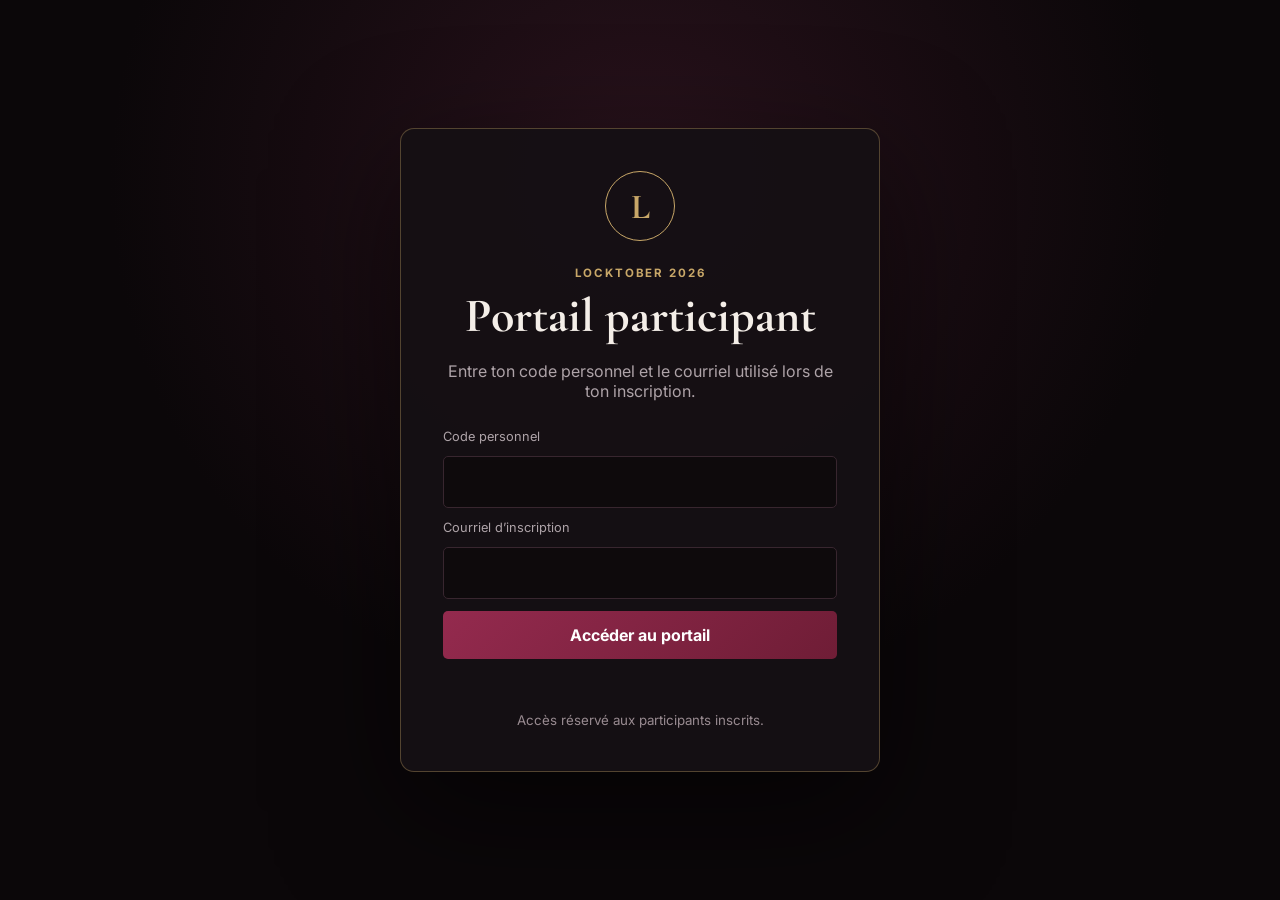
<file: portal.html>
<!DOCTYPE html>
<html lang="fr-CA">
<head>
<meta charset="utf-8">
<meta name="viewport" content="width=device-width,initial-scale=1">
<meta name="theme-color" content="#10090c">

<title>Portail Locktober 2026 — Dame Émanuelle</title>

<link href="https://fonts.googleapis.com/css2?family=Cormorant+Garamond:wght@600;700&family=Inter:wght@400;500;600;700&display=swap" rel="stylesheet">

<style>
:root{
  --bg:#0b0709;
  --panel:#151014;
  --panel2:#1e141a;
  --wine:#6f1d36;
  --wine-light:#942a4e;
  --gold:#c8a768;
  --gold-soft:#e1c792;
  --cream:#f4eee8;
  --muted:#aea3a8;
  --line:#38262f;
  --green:#82b895;
}

*{box-sizing:border-box}

html{scroll-behavior:smooth}

body{
  margin:0;
  min-height:100vh;
  background:
    radial-gradient(circle at top right,rgba(111,29,54,.2),transparent 30%),
    var(--bg);
  color:var(--cream);
  font-family:Inter,sans-serif;
}

button,input,textarea{font:inherit}

.hidden{display:none!important}

.eyebrow{
  color:var(--gold);
  font-size:.72rem;
  font-weight:700;
  text-transform:uppercase;
  letter-spacing:.16em;
}

.btn{
  min-height:48px;
  border:0;
  border-radius:5px;
  padding:0 22px;
  cursor:pointer;
  font-weight:700;
}

.btn-primary{
  color:#fff;
  background:linear-gradient(135deg,var(--wine-light),var(--wine));
}

.btn:disabled{
  opacity:.55;
  cursor:not-allowed;
}

.full{width:100%}

/* LOGIN */

.login-screen{
  position:fixed;
  inset:0;
  display:grid;
  place-items:center;
  padding:20px;
  background:radial-gradient(circle at 50% 20%,#29121c,var(--bg) 55%);
}

.login-card{
  width:min(100%,480px);
  padding:42px;
  border-radius:14px;
  background:rgba(21,16,20,.96);
  border:1px solid rgba(200,167,104,.35);
  box-shadow:0 40px 120px rgba(0,0,0,.55);
  text-align:center;
}

.seal,.brand-mark{
  display:grid;
  place-items:center;
  border:1px solid var(--gold);
  border-radius:50%;
  color:var(--gold);
  font-family:"Cormorant Garamond",serif;
  font-weight:700;
}

.seal{
  width:70px;
  height:70px;
  margin:0 auto 20px;
  font-size:2.2rem;
}

.login-card h1{
  margin:6px 0 10px;
  font:700 3rem "Cormorant Garamond",serif;
}

.login-card p{color:var(--muted)}

.login-form{
  margin-top:28px;
  display:grid;
  gap:12px;
  text-align:left;
}

.login-form label{
  font-size:.8rem;
  color:var(--muted);
}

.login-form input{
  width:100%;
  padding:15px;
  background:#0e0a0c;
  border:1px solid var(--line);
  border-radius:5px;
  color:var(--cream);
}

.login-message{
  min-height:22px;
  color:#df8ea5!important;
  font-size:.85rem;
}

.login-card small{color:#998b91}
.login-card a{color:var(--gold)}

/* HEADER */

.portal-header{
  position:sticky;
  top:0;
  z-index:20;
  display:flex;
  justify-content:space-between;
  align-items:center;
  gap:15px;
  padding:14px 28px;
  background:rgba(11,7,9,.9);
  backdrop-filter:blur(16px);
  border-bottom:1px solid var(--line);
}

.brand{
  display:flex;
  align-items:center;
  gap:12px;
}

.brand-mark{
  width:38px;
  height:38px;
  font-size:1.3rem;
}

.brand strong,.brand span{display:block}
.brand strong{letter-spacing:.1em}

.brand span{
  color:var(--muted);
  font-size:.72rem;
}

.header-right{
  display:flex;
  align-items:center;
  gap:14px;
}

.plan-badge{
  border:1px solid var(--gold);
  border-radius:999px;
  padding:6px 12px;
  color:var(--gold);
  font-size:.76rem;
}

.logout-btn{
  border:0;
  background:transparent;
  color:var(--muted);
  cursor:pointer;
  text-decoration:none;
}

/* PORTAL */

.portal-main{
  max-width:1180px;
  margin:auto;
  padding:60px 28px 90px;
}

.welcome{
  display:flex;
  justify-content:space-between;
  gap:30px;
  align-items:flex-end;
  margin-bottom:28px;
}

.welcome h1{
  margin:5px 0 0;
  font:700 clamp(3rem,7vw,5.5rem) "Cormorant Garamond",serif;
  line-height:1;
}

.welcome p,.dashboard-card p{color:var(--muted)}

.date-card{
  padding:14px 18px;
  border:1px solid var(--line);
  border-radius:8px;
  background:var(--panel);
}

.date-card span,.date-card strong{display:block}

.date-card span{
  color:var(--muted);
  font-size:.72rem;
  text-transform:uppercase;
}

.date-card strong{
  color:var(--gold);
  margin-top:3px;
}

/* PROGRESSION */

.progress-card{
  padding:26px;
  border:1px solid rgba(200,167,104,.3);
  border-radius:12px;
  background:linear-gradient(145deg,rgba(111,29,54,.25),var(--panel));
  margin-bottom:22px;
}

.progress-top,.progress-bottom{
  display:flex;
  justify-content:space-between;
  gap:14px;
}

.progress-top{align-items:center}

.progress-top .label,.phase-box span{
  display:block;
  color:var(--muted);
  font-size:.72rem;
}

.progress-top strong{
  display:block;
  margin-top:3px;
  font:700 2.2rem "Cormorant Garamond",serif;
}

.phase-box{text-align:right}

.phase-box strong,.progress-bottom b{color:var(--gold)}

.progress-bar{
  height:9px;
  overflow:hidden;
  margin:22px 0 14px;
  border-radius:999px;
  background:#0b080a;
}

.progress-fill{
  width:0;
  height:100%;
  border-radius:inherit;
  background:linear-gradient(90deg,var(--wine),var(--gold));
  transition:width .5s;
}

.progress-bottom{
  color:var(--muted);
  font-size:.82rem;
}

/* CARTES */

.dashboard-grid,.activity-grid{
  display:grid;
  grid-template-columns:repeat(2,minmax(0,1fr));
  gap:18px;
}

.dashboard-card{
  padding:26px;
  border:1px solid var(--line);
  border-radius:10px;
  background:linear-gradient(180deg,var(--panel2),var(--panel));
}

.dashboard-card h2,.activity-grid h3{
  margin:6px 0 12px;
  font:700 2rem "Cormorant Garamond",serif;
}

.instruction-card,.wheel-card{grid-row:span 2}

.private-note{
  margin:20px 0;
  padding:16px;
  border-left:3px solid var(--gold);
  background:rgba(200,167,104,.06);
}

.private-note span{
  color:var(--gold);
  font-size:.72rem;
  text-transform:uppercase;
}

.private-note p{color:var(--cream)}

.status-list{
  display:grid;
  gap:14px;
}

.status-list>div{
  display:flex;
  gap:10px;
  align-items:center;
}

.status-dot{
  width:8px;
  height:8px;
  border-radius:50%;
  background:var(--green);
  box-shadow:0 0 10px rgba(130,184,149,.5);
}

blockquote{
  margin:20px 0 0;
  padding-left:18px;
  border-left:2px solid var(--gold);
  color:#e7dbe0;
  font:600 1.45rem "Cormorant Garamond",serif;
}

.vip-card{border-color:rgba(200,167,104,.5)}

.vip-info{
  display:flex;
  justify-content:space-between;
  padding:10px 0;
  border-top:1px solid var(--line);
}

.vip-info span,.small-muted{color:var(--muted)}
.small-muted{font-size:.82rem}

/* CONSULTATION JOUR PASSÉ */

.day-review-banner{
  display:flex;
  justify-content:space-between;
  align-items:center;
  gap:14px;
  margin:14px 0 18px;
  padding:13px 15px;
  border:1px solid rgba(200,167,104,.5);
  border-radius:7px;
  background:rgba(200,167,104,.08);
  color:var(--gold-soft);
  font-size:.84rem;
}

.day-review-banner strong{color:var(--cream)}

.day-review-banner button{
  border:0;
  background:transparent;
  color:var(--gold-soft);
  text-decoration:underline;
  cursor:pointer;
  font-weight:700;
  white-space:nowrap;
}

/* ACTIVITÉS */

.activity-section,.history-section{margin-top:56px}

.section-header h2{
  margin:4px 0 25px;
  font:700 2.8rem "Cormorant Garamond",serif;
}

.challenge-wheel-wrap{
  position:relative;
  width:min(310px,76vw);
  aspect-ratio:1;
  margin:24px auto;
}

.challenge-wheel{
  position:relative;
  width:100%;
  height:100%;
  overflow:hidden;
  border:7px solid var(--gold);
  border-radius:50%;
  box-shadow:0 0 30px #0008;
  background:repeating-conic-gradient(
    from -15deg,
    #5b1429 0deg 30deg,
    #211016 30deg 60deg,
    #752039 60deg 90deg,
    #2a111b 90deg 120deg
  );
  transition:transform 5.2s cubic-bezier(.12,.72,.08,1);
}

.wheel-label{
  position:absolute;
  top:50%;
  left:50%;
  width:88px;
  transform-origin:0 0;
  color:#fff6e8;
  font:700 10px/1 Inter,sans-serif;
  letter-spacing:.015em;
  text-align:center;
  white-space:nowrap;
  text-shadow:0 1px 3px #000,0 0 5px #000;
  pointer-events:none;
}

.wheel-hub{
  position:absolute;
  z-index:3;
  top:50%;
  left:50%;
  transform:translate(-50%,-50%);
  display:grid;
  place-items:center;
  width:25%;
  aspect-ratio:1;
  border:2px solid var(--gold);
  border-radius:50%;
  background:var(--panel);
  color:var(--gold-soft);
  font:700 1.5rem "Cormorant Garamond",serif;
  pointer-events:none;
}

.challenge-pointer{
  position:absolute;
  z-index:2;
  top:-10px;
  left:50%;
  transform:translateX(-50%);
  width:0;
  height:0;
  border-left:16px solid transparent;
  border-right:16px solid transparent;
  border-top:34px solid var(--gold-soft);
}

.challenge-result{
  margin-top:16px;
  padding:16px;
  border:1px solid var(--gold);
  border-radius:8px;
  background:#2b1520;
}

.challenge-result strong{
  color:var(--gold-soft);
  font:700 1.6rem "Cormorant Garamond",serif;
}

.activity-grid label{
  display:block;
  margin:16px 0 8px;
  color:var(--gold-soft);
}

.activity-grid textarea{
  width:100%;
  min-height:140px;
}

.contribution-actions{
  display:flex;
  align-items:center;
  justify-content:space-between;
  gap:12px;
  margin-top:12px;
}

.contribution-actions span{
  color:var(--muted);
  font-size:.78rem;
}

.photo-picker{
  display:inline-block!important;
  padding:12px 18px;
  border:1px solid var(--gold);
  border-radius:5px;
  cursor:pointer;
}

#contributionPhoto{max-width:100%}

.photo-preview{
  display:block;
  width:min(100%,360px);
  max-height:320px;
  object-fit:contain;
  margin:14px 0;
  border-radius:6px;
}

/* HISTORIQUE */

.history-grid{
  display:grid;
  grid-template-columns:repeat(31,1fr);
  gap:5px;
}

.history-day{
  aspect-ratio:1;
  display:grid;
  place-items:center;
  width:100%;
  padding:0;
  border:1px solid var(--line);
  border-radius:4px;
  background:var(--panel);
  color:var(--muted);
  font-size:.7rem;
  cursor:pointer;
}

.history-day.completed{
  background:rgba(111,29,54,.65);
  border-color:var(--wine-light);
  color:#fff;
}

.history-day.today{
  border-color:var(--gold);
  color:var(--gold);
  box-shadow:0 0 0 1px rgba(200,167,104,.25);
}

.history-day.selected{
  outline:2px solid var(--gold-soft);
  outline-offset:2px;
  color:var(--gold-soft);
}

.history-day.future{
  opacity:.35;
  cursor:not-allowed;
}

.history-day:disabled{cursor:not-allowed}

/* FOOTER */

.portal-footer{
  display:flex;
  justify-content:space-between;
  padding:30px 28px;
  border-top:1px solid var(--line);
  color:var(--muted);
  font-size:.78rem;
}

/* MODAL */

.modal{
  position:fixed;
  inset:0;
  z-index:100;
  display:grid;
  place-items:center;
  padding:20px;
  background:rgba(5,3,4,.9);
}

.modal-card{
  position:relative;
  width:min(100%,560px);
  max-height:90vh;
  overflow:auto;
  padding:30px;
  border:1px solid var(--gold);
  border-radius:12px;
  background:var(--panel);
}

.modal-close{
  position:absolute;
  right:15px;
  top:12px;
  border:0;
  background:transparent;
  color:var(--muted);
  font-size:1.8rem;
  cursor:pointer;
}

.modal-card h2{
  margin:6px 0;
  font:700 2.5rem "Cormorant Garamond",serif;
}

.radio-option{
  display:flex;
  gap:12px;
  align-items:center;
  padding:13px;
  margin:8px 0;
  border:1px solid var(--line);
  border-radius:6px;
  cursor:pointer;
}

.comment-label{
  display:grid;
  gap:8px;
  margin:18px 0;
  color:var(--muted);
  font-size:.82rem;
}

textarea{
  min-height:100px;
  resize:vertical;
  padding:12px;
  color:var(--cream);
  background:#0d090b;
  border:1px solid var(--line);
  border-radius:5px;
}

.validation-message{
  min-height:20px;
  color:var(--gold);
  font-size:.82rem;
}

.test-banner{
  margin-bottom:22px;
  padding:14px 18px;
  border:1px solid var(--gold);
  border-radius:8px;
  background:#3b1a29;
  color:var(--gold-soft);
  line-height:1.5;
}

/* MOBILE */

@media(max-width:850px){
  .dashboard-grid,.activity-grid{grid-template-columns:1fr}
  .instruction-card,.wheel-card{grid-row:auto}
  .history-grid{grid-template-columns:repeat(8,1fr)}
}

@media(max-width:600px){
  .portal-header{padding:12px 16px}
  .brand span,.plan-badge{display:none}
  .portal-main{padding:45px 18px 70px}
  .welcome,.progress-top,.progress-bottom{display:block}
  .date-card{margin-top:20px}
  .phase-box{text-align:left;margin-top:14px}
  .progress-bottom span{display:block;margin-top:6px}
  .contribution-actions{display:grid}
  .history-grid{grid-template-columns:repeat(7,1fr)}
  .portal-footer{flex-direction:column;gap:5px}
  .day-review-banner{
    align-items:flex-start;
    flex-direction:column;
  }
}
</style>
</head>

<body>

<section class="login-screen" id="loginScreen">
  <div class="login-card">

    <div class="seal">L</div>

    <span class="eyebrow">Locktober 2026</span>

    <h1>Portail participant</h1>

    <p>
      Entre ton code personnel et le courriel utilisé lors de ton inscription.
    </p>

    <form class="login-form" id="loginForm">

      <label for="accessCode">Code personnel</label>
      <input id="accessCode" type="text" autocomplete="off" required>

      <label for="accessEmail">Courriel d’inscription</label>
      <input id="accessEmail" type="email" autocomplete="email" required>

      <button class="btn btn-primary" type="submit">
        Accéder au portail
      </button>

    </form>

    <p class="login-message" id="loginMessage"></p>

    <small>Accès réservé aux participants inscrits.</small>

  </div>
</section>

<div class="portal hidden" id="portal">

<header class="portal-header">

  <div class="brand">

    <div class="brand-mark">L</div>

    <div>
      <strong>LOCKTOBER 2026</strong>
      <span>sous le contrôle de Dame Émanuelle</span>
    </div>

  </div>

  <div class="header-right">

    <a
      href="https://script.google.com/macros/s/AKfycbzm2k7JViYehmc6OBpym_SUwcXOWnCgvDzr_IrmvKZhqbIQKjaAsXyqPU3OFstP0nj7ng/exec"
      class="logout-btn"
      target="_blank"
      rel="noopener noreferrer">
      Le Salon
    </a>

    <span class="plan-badge" id="headerPlan">—</span>

    <a href="portal-en.html" class="logout-btn">EN</a>

    <button class="logout-btn" id="logoutBtn">
      Quitter
    </button>

  </div>

</header>

<main class="portal-main">

<div class="test-banner hidden" id="testBanner">
  Mode essai — les tirages et validations faits ici restent séparés du parcours officiel.
  Pour revenir au portail normal, enlève <b>?test=1</b> de l’adresse.
</div>

<section class="welcome">

  <div>

    <span class="eyebrow">Ton espace personnel</span>

    <h1>
      Bonjour,
      <span id="participantName">—</span>
    </h1>

    <p>Ton parcours Locktober se poursuit.</p>

  </div>

  <div class="date-card">
    <span>Aujourd’hui</span>
    <strong id="todayDate">—</strong>
  </div>

</section>

<section class="progress-card">

  <div class="progress-top">

    <div>
      <span class="label">Progression</span>
      <strong>
        Jour <span id="currentDay">—</span> / 31
      </strong>
    </div>

    <div class="phase-box">
      <span>Phase actuelle</span>
      <strong id="currentPhase">Préparation</strong>
    </div>

  </div>

  <div class="progress-bar">
    <div class="progress-fill" id="progressFill"></div>
  </div>

  <div class="progress-bottom">

    <span>
      <b id="completedDays">0</b>
      journées validées
    </span>

    <span>
      Série actuelle :
      <b id="currentStreak">0</b> jours
    </span>

  </div>

</section>

<section class="dashboard-grid">

<article class="dashboard-card instruction-card">

  <span class="eyebrow" id="instructionEyebrow">
    Consigne du jour
  </span>

  <h2 id="instructionTitle">
    Ton protocole
  </h2>

  <div class="day-review-banner hidden" id="dayReviewBanner">

    <span>
      Consultation du
      <strong>
        Jour <span id="viewedDay">—</span>
      </strong>
    </span>

    <button id="backTodayBtn" type="button">
      Revenir à aujourd’hui
    </button>

  </div>

  <p id="dailyInstruction">
    Consulte ta consigne du jour.
  </p>

  <div
    class="private-note hidden"
    id="privateInstructionBlock">

    <span>Consigne personnalisée</span>

    <p id="privateInstruction"></p>

  </div>

  <button
    class="btn btn-primary full"
    id="validateBtn">
    Valider ma journée
  </button>

</article>

<article class="dashboard-card">

  <span class="eyebrow">Ton statut</span>

  <h2>Aujourd’hui</h2>

  <div class="status-list">

    <div>
      <span class="status-dot"></span>
      <span>
        Forfait :
        <b id="planName">—</b>
      </span>
    </div>

    <div>
      <span class="status-dot"></span>
      <span>
        Matériel :
        <b id="equipmentName">—</b>
      </span>
    </div>

    <div>
      <span class="status-dot"></span>
      <span>
        Dernière validation :
        <b id="lastValidation">Aucune</b>
      </span>
    </div>

  </div>

</article>

<article
  class="dashboard-card hidden"
  id="privateMessageCard">

  <span class="eyebrow">Message privé</span>

  <h2>Dame Émanuelle</h2>

  <blockquote id="privateMessage"></blockquote>

</article>

<article
  class="dashboard-card hidden"
  id="objectiveCard">

  <span class="eyebrow">Objectif personnel</span>

  <h2>Ta progression</h2>

  <p id="personalObjective"></p>

</article>

<article
  class="dashboard-card vip-card hidden"
  id="vipCard">

  <span class="eyebrow">Accès VIP</span>

  <h2>Rencontre du 31 octobre</h2>

  <p>
    Ta rencontre privée avec Dame Émanuelle fait partie de ton parcours VIP.
  </p>

  <div class="vip-info">
    <span>Durée</span>
    <strong>1 heure</strong>
  </div>

  <div class="vip-info">
    <span>Heure</span>
    <strong id="vipTime">À confirmer</strong>
  </div>

  <div class="vip-info">
    <span>Statut</span>
    <strong>En préparation</strong>
  </div>

</article>

<article class="dashboard-card">

  <span class="eyebrow">Matériel</span>

  <h2>Fonctionnement</h2>

  <p>
    Ton matériel demeure sous ta responsabilité.
  </p>

  <p class="small-muted">
    Si tu rencontres un problème, signale simplement ton statut lors de la validation quotidienne.
  </p>

</article>

</section>

<section class="activity-section">

<div class="section-header">

  <span class="eyebrow">Ton parcours</span>

  <h2>Défis et contributions</h2>

</div>

<div class="activity-grid">

<article class="dashboard-card wheel-card">

  <span class="eyebrow">Un tirage par jour</span>

  <h3>La roue de Dame Émanuelle</h3>

  <p id="wheelStatus">
    Disponible dès le 1er octobre.
  </p>

  <div class="challenge-wheel-wrap">

    <div
      class="challenge-pointer"
      aria-hidden="true">
    </div>

    <div
      class="challenge-wheel"
      id="challengeWheel"
      aria-hidden="true">
    </div>

    <div
      class="wheel-hub"
      aria-hidden="true">
      DÉ
    </div>

  </div>

  <button
    class="btn btn-primary full"
    id="spinChallenge"
    type="button">
    Tourner la roue
  </button>

  <div
    class="challenge-result hidden"
    id="challengeResult"
    aria-live="polite">

    <strong id="challengeTitle"></strong>

    <p id="challengeDescription"></p>

  </div>

  <p class="small-muted">
    Ton tirage est conservé sur cet appareil avec ton code personnel.
  </p>

</article>

<article class="dashboard-card">

  <span class="eyebrow">À Dame Émanuelle</span>

  <h3>Écrire un court texte</h3>

  <p>
    Le 1er octobre, raconte pourquoi tu as choisi de me confier ta clé.
    Tu peux aussi écrire ici tes réflexions et les réponses à tes défis.
  </p>

  <label for="contributionText">
    Ton texte
  </label>

  <textarea
    id="contributionText"
    maxlength="2000"
    placeholder="Quelques phrases suffisent…">
  </textarea>

  <div class="contribution-actions">

    <span
      id="draftStatus"
      role="status">
      Ton brouillon reste sur cet appareil.
    </span>

    <button
      class="btn btn-primary"
      id="sendText"
      type="button">
      Préparer le courriel
    </button>

  </div>

  <p class="small-muted">
    Ton application de courriel s’ouvrira.
    Vérifie et envoie le message pour que je le reçoive.
  </p>

</article>

<article class="dashboard-card">

  <span class="eyebrow">
    Photo du parcours
  </span>

  <h3>
    Prendre ou choisir une photo
  </h3>

  <p>
    Vérifie l’image avant de la partager.
    Rien n’est publié automatiquement.
  </p>

  <label
    class="photo-picker"
    for="contributionPhoto">
    Prendre ou choisir une photo
  </label>

  <input
    id="contributionPhoto"
    type="file"
    accept="image/*">

  <img
    id="photoPreview"
    class="photo-preview hidden"
    alt="Aperçu de la photo sélectionnée">

  <p
    id="photoStatus"
    class="small-muted"
    role="status">
    Aucune photo sélectionnée.
  </p>

  <button
    class="btn btn-primary full"
    id="sharePhoto"
    type="button"
    disabled>
    Partager cette photo
  </button>

  <p class="small-muted">
    Si ton appareil ne propose pas le partage,
    un courriel s’ouvrira.
    Tu devras y joindre la photo.
  </p>

</article>

</div>

</section>

<section class="history-section">

  <div class="section-header">

    <span class="eyebrow">
      Progression
    </span>

    <h2>
      Historique des validations
    </h2>

    <p class="small-muted">
      Touche une journée passée pour revoir sa consigne.
      Les journées futures se déverrouillent au fil du mois.
    </p>

  </div>

  <div
    class="history-grid"
    id="historyGrid">
  </div>

</section>

</main>

<footer class="portal-footer">

  <strong>LOCKTOBER 2026</strong>

  <span>Dame Émanuelle</span>

</footer>

</div>

<!-- MODAL VALIDATION -->

<div
  class="modal hidden"
  id="validationModal">

<div class="modal-card">

  <button
    class="modal-close"
    id="closeModal"
    type="button"
    aria-label="Fermer">
    ×
  </button>

  <span class="eyebrow">
    Validation quotidienne
  </span>

  <h2>
    Ta journée
  </h2>

  <p id="validationDate"></p>

  <form id="validationForm">

    <label class="radio-option">
      <input
        type="radio"
        name="status"
        value="completed"
        required>
      Journée complétée
    </label>

    <label class="radio-option">
      <input
        type="radio"
        name="status"
        value="temporary">
      Retrait temporaire
    </label>

    <label class="radio-option">
      <input
        type="radio"
        name="status"
        value="technical">
      Problème de matériel
    </label>

    <label class="radio-option">
      <input
        type="radio"
        name="status"
        value="other">
      Autre
    </label>

    <label class="comment-label">

      Commentaire facultatif

      <textarea
        id="validationComment"
        placeholder="Ajouter une note…">
      </textarea>

    </label>

    <button
      class="btn btn-primary full"
      type="submit">
      Valider
    </button>

    <p
      class="validation-message"
      id="validationMessage">
    </p>

  </form>

</div>

</div>

<script>

const API_URL =
  "https://script.google.com/macros/s/AKfycbyhhlRxw3miDYY2BF2hC3-Rdf1GQiD8VmMqSwN5dNK91U7o0D4KoL2OfIvYaw8NkHbc/exec";

const $ = id => document.getElementById(id);

const TEST_MODE =
  new URLSearchParams(location.search).get("test") === "1";

let participant = null;
let code = null;

let selectedPhoto = null;
let previewUrl = null;

let wheelSpinning = false;
let wheelRotation = 0;

/*
 * Journée consultée dans l'historique.
 * null = aujourd'hui.
 */
let viewedDay = null;

/* CONSIGNES */

const instructions = [

  "Jour 1 — Écris quelques phrases sur la raison personnelle qui t’a conduit à me confier ta clé. Dépose ton texte ci-dessous, puis valide ta journée.",

  "La constance commence maintenant. Complète ta journée et ta validation.",

  "Observe ta discipline et prends quelques minutes pour y réfléchir.",

  "Aujourd’hui, concentre-toi sur la régularité.",

  "Première phase presque terminée. Maintiens ton engagement.",

  "La phase Discipline commence. Le défi devient la constance.",

  "Respecte ta routine et complète ta validation.",

  "Une journée simple, mais importante : garde le cap.",

  "Maintiens le protocole que tu as accepté.",

  "Dixième journée. Prends conscience du chemin parcouru.",

  "Poursuis sans chercher à accélérer le parcours.",

  "La régularité vaut davantage que l’intensité.",

  "Ta validation demeure attendue aujourd’hui.",

  "Maintiens ton engagement.",

  "Tu atteins le milieu du mois. Continue.",

  "La phase Contrôle commence aujourd’hui.",

  "Prends ta progression au sérieux.",

  "Le protocole reste en place.",

  "Ton engagement se mesure désormais dans la durée.",

  "Vingtième journée. La constance devient ton principal défi.",

  "Continue ton parcours.",

  "Ta validation quotidienne reste essentielle.",

  "Maintiens ta discipline.",

  "Ne relâche pas ton engagement maintenant.",

  "Dernière journée de la phase Contrôle.",

  "La dernière ligne droite commence.",

  "Cinq jours restent à compléter.",

  "Maintiens ton parcours jusqu’au bout.",

  "Ton Locktober approche de sa conclusion.",

  "Avant-dernière journée. Complète ton protocole.",

  "31 octobre. Ton Locktober arrive à son terme."

];

/* ROUE */

const challenges = [

  [
    "Patience",
    "Adopte la position nabu pendant cinq minutes devant une fenêtre. Prends une photo et partage-la avec Dame Émanuelle."
  ],

  [
    "Discipline",
    "Fais dix squats devant un miroir. Prends une photo si tu le souhaites et partage-la."
  ],

  [
    "Réflexion",
    "Écris quelques phrases sur ton expérience de la chasteté et envoie-les par le portail."
  ],

  [
    "Élégance",
    "Décore ta cage avec un ruban ou un autre objet. Prends une photo et partage-la."
  ],

  [
    "Silence",
    "Accorde-toi cinq minutes de silence, les yeux fermés si possible. Décris ce qui ressort en premier."
  ],

  [
    "Service",
    "Rends un petit service à une personne de ton choix. Raconte ensuite ce qui s’est produit."
  ],

  [
    "Contrôle",
    "Concentre ton attention pendant cinq minutes sur une sensation agréable loin de ta cage. Décris-la en une phrase."
  ],

  [
    "Tentation",
    "Observe une source de tentation pendant vingt minutes sans te toucher. Décris ton expérience."
  ],

  [
    "Présence",
    "Ferme les yeux dix minutes et observe les sensations liées à ta cage."
  ],

  [
    "Rituel",
    "Écris une phrase d’appréciation à Dame Émanuelle et envoie-la."
  ],

  [
    "Clémence",
    "Si tu le souhaites et si c’est confortable pour toi, prends une pause de cage. Ce soir, décris ce que tu as ressenti en la remettant."
  ],

  [
    "Pause de défi",
    "Aujourd’hui, repose-toi. Tu peux partager une photo de ta cage si tu le souhaites."
  ]

];

/* CRÉATION DES LIBELLÉS DE LA ROUE */

challenges.forEach(([title],index)=>{

  const label =
    document.createElement("span");

  label.className =
    "wheel-label";

  label.textContent =
    title;

  const angle =
    index * 30 - 90;

  label.style.transform =
    index <= 6
      ? `rotate(${angle}deg) translateX(50px)`
      : `rotate(${angle}deg) translateX(138px) rotate(180deg)`;

  $("challengeWheel")
    .appendChild(label);

});

/* DATE */

function torontoDate(){

  return new Intl.DateTimeFormat(
    "en-CA",
    {
      timeZone:"America/Toronto",
      year:"numeric",
      month:"2-digit",
      day:"2-digit"
    }
  ).format(new Date());

}

function locktoberDay(){

  const date =
    torontoDate();

  if(date < "2026-10-01")
    return 1;

  if(date > "2026-10-31")
    return 31;

  return Number(
    date.slice(8,10)
  );

}

function phase(day){

  if(day <= 5)
    return "Engagement";

  if(day <= 15)
    return "Discipline";

  if(day <= 25)
    return "Contrôle";

  return "Dernière ligne droite";

}

function level(plan){

  const value =
    String(plan || "")
      .toLowerCase();

  if(
    value.includes("engagement") ||
    value.includes("vip")
  ){
    return "vip";
  }

  if(
    value.includes("sous contrôle")
  ){
    return "personal";
  }

  return "group";

}

/* STOCKAGE */

function activityKey(kind){

  return "locktober-2026-" +
    (TEST_MODE ? "test-" : "") +
    kind +
    "-" +
    code +
    "-" +
    torontoDate();

}

function validationKey(){

  return "locktober-validations-" +
    (TEST_MODE ? "test-" : "") +
    code;

}

function validations(){

  try{

    return JSON.parse(
      localStorage.getItem(
        validationKey()
      ) || "{}"
    );

  }catch{

    return {};

  }

}

/* AUTHENTIFICATION */

async function authenticate(
  accessCode,
  email
){

  const params =
    new URLSearchParams({
      code:accessCode,
      email
    });

  const response =
    await fetch(
      API_URL + "?" + params,
      {
        method:"GET",
        cache:"no-store"
      }
    );

  if(!response.ok)
    throw new Error(
      "Réponse serveur invalide"
    );

  return response.json();

}

function setParticipant(
  data,
  accessCode
){

  code =
    accessCode;

  participant = {

    pseudo:data.pseudo,

    plan:data.forfait,

    level:level(
      data.forfait
    ),

    equipment:data.materiel,

    objective:data.objectifs,

    privateInstruction:
      data.instructionPrivee,

    privateMessage:
      data.messagePrive,

    vipTime:
      data.rencontreVip

  };

  viewedDay =
    locktoberDay();

  $("loginScreen")
    .classList.add("hidden");

  $("portal")
    .classList.remove("hidden");

  renderPortal();

}

/* LOGIN */

$("loginForm")
.addEventListener(
  "submit",
  async event=>{

    event.preventDefault();

    const accessCode =
      $("accessCode")
        .value
        .trim()
        .toUpperCase();

    const email =
      $("accessEmail")
        .value
        .trim()
        .toLowerCase();

    const button =
      event.currentTarget
        .querySelector("button");

    button.disabled =
      true;

    $("loginMessage")
      .textContent =
      "Vérification de ton accès…";

    try{

      const result =
        await authenticate(
          accessCode,
          email
        );

      if(!result.ok){

        $("loginMessage")
          .textContent =
          result.error ||
          "Accès refusé.";

        return;

      }

      sessionStorage.setItem(
        "locktober-session",
        JSON.stringify({
          code:accessCode,
          email
        })
      );

      setParticipant(
        result.participant,
        accessCode
      );

    }catch(error){

      console.error(error);

      $("loginMessage")
        .textContent =
        "Connexion impossible. Réessaie.";

    }finally{

      button.disabled =
        false;

    }

  }
);

/* RESTAURATION SESSION */

async function restoreSession(){

  const raw =
    sessionStorage.getItem(
      "locktober-session"
    );

  if(!raw)
    return;

  try{

    const saved =
      JSON.parse(raw);

    const result =
      await authenticate(
        saved.code,
        saved.email
      );

    if(!result.ok)
      throw new Error(
        "Session expirée"
      );

    setParticipant(
      result.participant,
      saved.code
    );

  }catch{

    sessionStorage.removeItem(
      "locktober-session"
    );

  }

}

/* AFFICHAGE PRINCIPAL */

function renderPortal(){

  const date =
    torontoDate();

  const active =
    TEST_MODE ||
    (
      date >= "2026-10-01" &&
      date <= "2026-10-31"
    );

  const today =
    locktoberDay();

  if(
    viewedDay === null ||
    viewedDay > today
  ){
    viewedDay =
      today;
  }

  $("testBanner")
    .classList.toggle(
      "hidden",
      !TEST_MODE
    );

  $("participantName")
    .textContent =
    participant.pseudo ||
    "participant";

  $("headerPlan")
    .textContent =
    participant.plan ||
    "—";

  $("planName")
    .textContent =
    participant.plan ||
    "—";

  $("equipmentName")
    .textContent =
    participant.equipment ||
    "—";

  $("todayDate")
    .textContent =
    new Intl.DateTimeFormat(
      "fr-CA",
      {
        timeZone:"America/Toronto",
        day:"numeric",
        month:"long",
        year:"numeric"
      }
    ).format(new Date());

  /*
   * La progression reste celle d'aujourd'hui,
   * même lorsqu'on consulte une ancienne journée.
   */

  $("currentDay")
    .textContent =
    active
      ? today
      : "—";

  $("currentPhase")
    .textContent =
    TEST_MODE
      ? "Essai"
      : active
        ? phase(today)
        : "Préparation";

  $("progressFill")
    .style.width =
    active
      ? Math.round(
          today / 31 * 100
        ) + "%"
      : "0%";

  renderInstruction();

  if(
    participant.level !== "group" &&
    participant.objective
  ){

    $("objectiveCard")
      .classList.remove(
        "hidden"
      );

    $("personalObjective")
      .textContent =
      participant.objective;

  }

  if(
    participant.level !== "group" &&
    participant.privateMessage
  ){

    $("privateMessageCard")
      .classList.remove(
        "hidden"
      );

    $("privateMessage")
      .textContent =
      participant.privateMessage;

  }

  if(
    participant.level === "vip"
  ){

    $("vipCard")
      .classList.remove(
        "hidden"
      );

    $("vipTime")
      .textContent =
      participant.vipTime ||
      "À confirmer";

  }

  $("spinChallenge")
    .disabled =
    !active;

  $("contributionText")
    .disabled =
    !active;

  $("sendText")
    .disabled =
    !active;

  $("contributionPhoto")
    .disabled =
    !active;

  $("contributionText")
    .value =
    localStorage.getItem(
      activityKey("draft")
    ) || "";

  const saved =
    localStorage.getItem(
      activityKey("wheel")
    );

  if(
    saved !== null &&
    Number.isInteger(
      Number(saved)
    ) &&
    Number(saved) >= 0 &&
    Number(saved) <
      challenges.length
  ){

    wheelRotation =
      360 -
      Number(saved) * 30;

    $("challengeWheel")
      .style.transition =
      "none";

    $("challengeWheel")
      .style.transform =
      "rotate(" +
      wheelRotation +
      "deg)";

    $("challengeWheel")
      .offsetWidth;

    $("challengeWheel")
      .style.transition =
      "";

    showChallenge(
      Number(saved)
    );

  }else if(!active){

    $("wheelStatus")
      .textContent =
      date < "2026-10-01"
        ? "Disponible dès le 1er octobre."
        : "Le parcours est terminé.";

  }

  renderValidations();

}

/* CONSIGNE DU JOUR OU JOURNÉE PASSÉE */

function renderInstruction(){

  const date =
    torontoDate();

  const active =
    TEST_MODE ||
    (
      date >= "2026-10-01" &&
      date <= "2026-10-31"
    );

  const today =
    locktoberDay();

  const reviewingPast =
    active &&
    viewedDay < today;

  if(!active){

    $("dailyInstruction")
      .textContent =
      "Ton inscription est confirmée. Le parcours officiel commencera le 1er octobre.";

    $("validateBtn")
      .disabled =
      true;

    $("validateBtn")
      .textContent =
      "Validation disponible le 1er octobre";

    $("dayReviewBanner")
      .classList.add(
        "hidden"
      );

    return;

  }

  $("dailyInstruction")
    .textContent =
    instructions[
      viewedDay - 1
    ];

  $("viewedDay")
    .textContent =
    viewedDay;

  if(reviewingPast){

    $("instructionEyebrow")
      .textContent =
      "Historique";

    $("instructionTitle")
      .textContent =
      "Consigne du Jour " +
      viewedDay;

    $("dayReviewBanner")
      .classList.remove(
        "hidden"
      );

    /*
     * Une consigne personnalisée actuelle
     * ne doit pas être présentée comme une
     * ancienne consigne.
     */

    $("privateInstructionBlock")
      .classList.add(
        "hidden"
      );

    $("validateBtn")
      .disabled =
      true;

    $("validateBtn")
      .textContent =
      "Journée passée — consultation seulement";

  }else{

    $("instructionEyebrow")
      .textContent =
      "Consigne du jour";

    $("instructionTitle")
      .textContent =
      "Ton protocole";

    $("dayReviewBanner")
      .classList.add(
        "hidden"
      );

    if(
      participant.level !== "group" &&
      participant.privateInstruction
    ){

      $("privateInstructionBlock")
        .classList.remove(
          "hidden"
        );

      $("privateInstruction")
        .textContent =
        participant.privateInstruction;

    }else{

      $("privateInstructionBlock")
        .classList.add(
          "hidden"
        );

    }

    $("validateBtn")
      .disabled =
      false;

    $("validateBtn")
      .textContent =
      "Valider ma journée";

  }

}

/* NAVIGATION HISTORIQUE */

function viewDay(day){

  const today =
    locktoberDay();

  if(
    day < 1 ||
    day > today
  ){
    return;
  }

  viewedDay =
    day;

  renderInstruction();
  renderValidations();

  document
    .querySelector(
      ".instruction-card"
    )
    .scrollIntoView({
      behavior:"smooth",
      block:"start"
    });

}

$("backTodayBtn")
.addEventListener(
  "click",
  ()=>{

    viewedDay =
      locktoberDay();

    renderInstruction();
    renderValidations();

    document
      .querySelector(
        ".instruction-card"
      )
      .scrollIntoView({
        behavior:"smooth",
        block:"start"
      });

  }
);

/* ROUE */

function showChallenge(index){

  $("challengeTitle")
    .textContent =
    challenges[index][0];

  $("challengeDescription")
    .textContent =
    challenges[index][1];

  $("challengeResult")
    .classList.remove(
      "hidden"
    );

  $("wheelStatus")
    .textContent =
    "Ton défi du jour est attribué.";

  $("spinChallenge")
    .textContent =
    "Défi attribué aujourd’hui";

  $("spinChallenge")
    .disabled =
    true;

}

$("spinChallenge")
.addEventListener(
  "click",
  ()=>{

    if(
      wheelSpinning ||
      $("spinChallenge").disabled ||
      localStorage.getItem(
        activityKey("wheel")
      ) !== null
    ){
      return;
    }

    wheelSpinning =
      true;

    $("spinChallenge")
      .disabled =
      true;

    $("wheelStatus")
      .textContent =
      "La roue décide…";

    const index =
      Math.floor(
        Math.random() *
        challenges.length
      );

    wheelRotation +=
      2160 +
      (
        (
          360 -
          index * 30 -
          wheelRotation % 360
        ) % 360
      );

    $("challengeWheel")
      .style.transform =
      "rotate(" +
      wheelRotation +
      "deg)";

    setTimeout(
      ()=>{

        localStorage.setItem(
          activityKey("wheel"),
          String(index)
        );

        showChallenge(index);

        wheelSpinning =
          false;

      },
      5250
    );

  }
);

/* TEXTE */

$("contributionText")
.addEventListener(
  "input",
  ()=>{

    localStorage.setItem(
      activityKey("draft"),
      $("contributionText")
        .value
    );

    $("draftStatus")
      .textContent =
      "Brouillon enregistré sur cet appareil.";

  }
);

function subject(kind){

  return "Locktober 2026 — " +
    kind +
    " — " +
    participant.pseudo +
    " — " +
    torontoDate();

}

$("sendText")
.addEventListener(
  "click",
  ()=>{

    const message =
      $("contributionText")
        .value
        .trim();

    if(!message){

      $("draftStatus")
        .textContent =
        "Écris ton texte avant de préparer le courriel.";

      $("contributionText")
        .focus();

      return;

    }

    const body =
      "Code : " +
      code +
      "\nPseudo : " +
      participant.pseudo +
      "\nDate : " +
      torontoDate() +
      "\n\n" +
      message;

    $("draftStatus")
      .textContent =
      "Courriel préparé. Confirme son envoi dans ton application.";

    location.href =
      "mailto:cuiretfantaisies@gmail.com?subject=" +
      encodeURIComponent(
        subject("Texte")
      ) +
      "&body=" +
      encodeURIComponent(body);

  }
);

/* PHOTO */

$("contributionPhoto")
.addEventListener(
  "change",
  ()=>{

    if(previewUrl)
      URL.revokeObjectURL(
        previewUrl
      );

    selectedPhoto =
      $("contributionPhoto")
        .files[0] ||
      null;

    if(!selectedPhoto){

      $("photoPreview")
        .classList.add(
          "hidden"
        );

      $("sharePhoto")
        .disabled =
        true;

      $("photoStatus")
        .textContent =
        "Aucune photo sélectionnée.";

      return;

    }

    if(
      !selectedPhoto.type
        .startsWith("image/") ||
      selectedPhoto.size >
        15 * 1024 * 1024
    ){

      $("contributionPhoto")
        .value =
        "";

      selectedPhoto =
        null;

      $("photoPreview")
        .classList.add(
          "hidden"
        );

      $("photoStatus")
        .textContent =
        "Choisis une image de 15 Mo ou moins.";

      return;

    }

    previewUrl =
      URL.createObjectURL(
        selectedPhoto
      );

    $("photoPreview")
      .src =
      previewUrl;

    $("photoPreview")
      .classList.remove(
        "hidden"
      );

    $("sharePhoto")
      .disabled =
      false;

    $("photoStatus")
      .textContent =
      selectedPhoto.name +
      " — vérifie la photo avant de la partager.";

  }
);

$("sharePhoto")
.addEventListener(
  "click",
  async ()=>{

    if(!selectedPhoto)
      return;

    const data = {

      files:[
        selectedPhoto
      ],

      title:
        subject("Photo"),

      text:
        "Pour Dame Émanuelle — code " +
        code

    };

    if(
      navigator.share &&
      navigator.canShare &&
      navigator.canShare(data)
    ){

      try{

        await navigator.share(
          data
        );

        $("photoStatus")
          .textContent =
          "Vérifie le destinataire et confirme l’envoi dans ton application.";

      }catch(error){

        if(
          error.name !==
          "AbortError"
        ){

          $("photoStatus")
            .textContent =
            "Le partage a échoué. Réessaie.";

        }

      }

    }else{

      $("photoStatus")
        .textContent =
        "Joins la photo au courriel qui s’ouvre, puis envoie-le.";

      location.href =
        "mailto:cuiretfantaisies@gmail.com?subject=" +
        encodeURIComponent(
          subject("Photo")
        ) +
        "&body=" +
        encodeURIComponent(
          "Code : " +
          code +
          "\nPseudo : " +
          participant.pseudo +
          "\n\nJoins ici la photo avant d’envoyer."
        );

    }

  }
);

/* VALIDATIONS + HISTORIQUE */

function renderValidations(){

  const data =
    validations();

  const days =
    Object.keys(data)
      .map(Number)
      .sort(
        (a,b)=>b-a
      );

  $("completedDays")
    .textContent =
    days.length;

  $("lastValidation")
    .textContent =
    days.length
      ? "Jour " +
        days[0]
      : "Aucune";

  let streak =
    0;

  for(
    let day =
      locktoberDay();
    day >= 1 &&
      data[day];
    day--
  ){

    streak++;

  }

  $("currentStreak")
    .textContent =
    streak;

  const grid =
    $("historyGrid");

  grid.replaceChildren();

  const today =
    locktoberDay();

  for(
    let day=1;
    day<=31;
    day++
  ){

    const cell =
      document.createElement(
        "button"
      );

    cell.type =
      "button";

    cell.className =
      "history-day";

    cell.textContent =
      data[day]
        ? day + " ✓"
        : day;

    cell.setAttribute(
      "aria-label",
      "Jour " +
      day +
      (
        data[day]
          ? " — validé"
          : ""
      )
    );

    if(data[day]){

      cell.classList.add(
        "completed"
      );

    }

    if(day === today){

      cell.classList.add(
        "today"
      );

    }

    if(day === viewedDay){

      cell.classList.add(
        "selected"
      );

    }

    if(day > today){

      cell.classList.add(
        "future"
      );

      cell.disabled =
        true;

      cell.title =
        "Cette journée n’est pas encore accessible.";

    }else{

      cell.addEventListener(
        "click",
        ()=>viewDay(day)
      );

    }

    grid.appendChild(
      cell
    );

  }

}

/* OUVERTURE VALIDATION */

$("validateBtn")
.addEventListener(
  "click",
  ()=>{

    /*
     * Protection supplémentaire :
     * impossible d'ouvrir la validation
     * d'une journée passée.
     */

    if(
      viewedDay !==
      locktoberDay()
    ){
      return;
    }

    $("validationDate")
      .textContent =
      $("todayDate")
        .textContent;

    $("validationModal")
      .classList.remove(
        "hidden"
      );

  }
);

/* FERMETURE MODAL */

$("closeModal")
.addEventListener(
  "click",
  ()=>{

    $("validationModal")
      .classList.add(
        "hidden"
      );

  }
);

/* ENREGISTREMENT VALIDATION */

$("validationForm")
.addEventListener(
  "submit",
  event=>{

    event.preventDefault();

    /*
     * Même protection ici :
     * seule la journée réelle peut être validée.
     */

    if(
      viewedDay !==
      locktoberDay()
    ){
      return;
    }

    const status =
      document.querySelector(
        'input[name="status"]:checked'
      );

    if(!status)
      return;

    const data =
      validations();

    data[
      locktoberDay()
    ] = {

      status:
        status.value,

      comment:
        $("validationComment")
          .value
          .trim(),

      timestamp:
        new Date()
          .toISOString()

    };

    localStorage.setItem(
      validationKey(),
      JSON.stringify(data)
    );

    $("validationMessage")
      .textContent =
      "Ta journée a été validée sur cet appareil.";

    renderValidations();

    setTimeout(
      ()=>{

        $("validationModal")
          .classList.add(
            "hidden"
          );

        $("validationForm")
          .reset();

        $("validationMessage")
          .textContent =
          "";

      },
      1000
    );

  }
);

/* DÉCONNEXION */

$("logoutBtn")
.addEventListener(
  "click",
  ()=>{

    sessionStorage.removeItem(
      "locktober-session"
    );

    location.reload();

  }
);

/* DÉMARRAGE */

restoreSession();

</script>

</body>
</html>
</file>
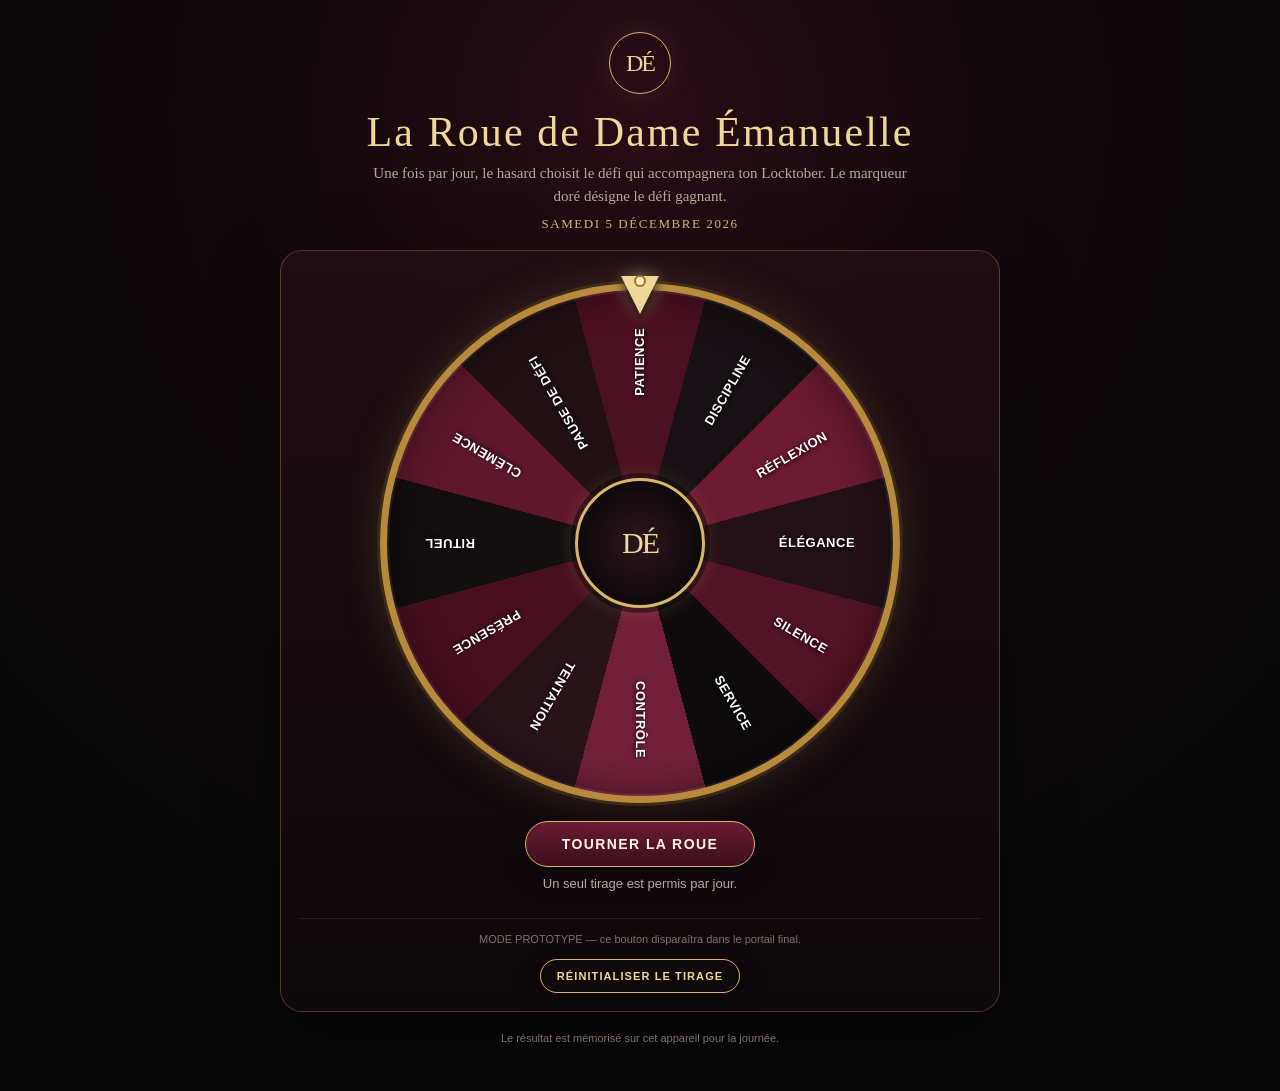
<file: roue.html>
<!doctype html>
<html lang="fr">
<head>
<meta charset="utf-8">
<meta name="viewport" content="width=device-width, initial-scale=1, viewport-fit=cover">
<title>La Roue de Dame Émanuelle</title>

<style>
:root {
  --bg: #090708;
  --burgundy: #64172c;
  --gold: #d9b66b;
  --light-gold: #f0d89a;
  --cream: #f4ead8;
  --muted: #b9aa9d;
  --line: rgba(217, 182, 107, 0.28);
}

* {
  box-sizing: border-box;
}

html,
body {
  margin: 0;
  min-height: 100%;
  background:
    radial-gradient(
      circle at 50% 10%,
      #2a0b16 0,
      #12090d 30%,
      #080708 72%
    );
  color: var(--cream);
  font-family: Georgia, "Times New Roman", serif;
}

body {
  min-height: 100vh;
  display: flex;
  justify-content: center;
  padding: 24px 14px 44px;
}

.app {
  width: min(720px, 100%);
}

.brand {
  text-align: center;
  margin: 8px 0 18px;
}

.monogram {
  width: 62px;
  height: 62px;
  border: 1px solid var(--gold);
  border-radius: 50%;
  display: grid;
  place-items: center;
  margin: auto;
  color: var(--light-gold);
  font-size: 24px;
  letter-spacing: -2px;
  box-shadow: 0 0 30px rgba(217, 182, 107, 0.12);
}

h1 {
  margin: 14px 0 6px;
  color: var(--light-gold);
  font-size: clamp(26px, 6vw, 42px);
  font-weight: 500;
  letter-spacing: 0.05em;
}

.sub {
  max-width: 560px;
  margin: 0 auto;
  color: var(--muted);
  font-size: 15px;
  line-height: 1.5;
}

.date {
  margin-top: 9px;
  color: var(--gold);
  font-size: 13px;
  letter-spacing: 0.12em;
  text-transform: uppercase;
}

.card {
  padding: 18px;
  background:
    linear-gradient(
      180deg,
      rgba(31, 13, 19, 0.96),
      rgba(14, 9, 11, 0.97)
    );
  border: 1px solid var(--line);
  border-radius: 22px;
  box-shadow: 0 20px 70px rgba(0, 0, 0, 0.38);
}

.wheel-wrap {
  position: relative;
  width: min(520px, 88vw);
  aspect-ratio: 1;
  margin: 14px auto 10px;
  display: grid;
  place-items: center;
}

.pointer {
  position: absolute;
  top: -7px;
  left: 50%;
  z-index: 6;
  width: 0;
  height: 0;
  transform: translateX(-50%);
  border-left: 19px solid transparent;
  border-right: 19px solid transparent;
  border-top: 38px solid var(--light-gold);
  filter:
    drop-shadow(0 3px 6px #000)
    drop-shadow(0 0 7px rgba(240, 216, 154, 0.45));
}

.pointer::after {
  content: "";
  position: absolute;
  top: -37px;
  left: -4px;
  width: 8px;
  height: 8px;
  background: #fff0bd;
  border-radius: 50%;
  box-shadow:
    0 0 0 2px #9d742e,
    0 0 10px rgba(240, 216, 154, 0.7);
}

.wheel {
  position: relative;
  width: 100%;
  height: 100%;
  overflow: hidden;
  border: 7px solid #b88b3c;
  border-radius: 50%;
  box-shadow:
    0 0 0 3px #3b2a15,
    0 0 45px rgba(217, 182, 107, 0.16),
    inset 0 0 40px rgba(0, 0, 0, 0.45);
  transition: transform 5.2s cubic-bezier(0.12, 0.72, 0.08, 1);
}

.wheel::after {
  content: "";
  position: absolute;
  inset: 0;
  border-radius: 50%;
  box-shadow: inset 0 0 0 2px rgba(255, 255, 255, 0.08);
  pointer-events: none;
}

.labels {
  position: absolute;
  inset: 0;
  border-radius: 50%;
  pointer-events: none;
  transition: transform 5.2s cubic-bezier(0.12, 0.72, 0.08, 1);
}

.label {
  position: absolute;
  top: 50%;
  left: 50%;
  width: 42%;
  transform-origin: 0 0;
  color: white;
  font: 700 clamp(9px, 2.4vw, 13px) / 1.1 Arial, sans-serif;
  letter-spacing: 0.04em;
  text-align: right;
  text-shadow: 0 1px 4px #000;
  text-transform: uppercase;
}

.label span {
  display: inline-block;
  max-width: 120px;
  padding-right: 12px;
  transform: translateY(-50%);
}

.hub {
  position: absolute;
  z-index: 3;
  width: 25%;
  height: 25%;
  display: grid;
  place-items: center;
  color: var(--light-gold);
  background:
    radial-gradient(circle, #2a151b, #0e090b 72%);
  border: 3px solid var(--gold);
  border-radius: 50%;
  box-shadow:
    0 0 0 5px rgba(0, 0, 0, 0.45),
    0 0 22px rgba(217, 182, 107, 0.25);
  font-size: clamp(18px, 5vw, 30px);
  letter-spacing: -2px;
}

.controls {
  margin: 18px 0 4px;
  text-align: center;
}

.btn {
  min-width: 230px;
  padding: 14px 28px;
  appearance: none;
  color: #fff5df;
  background:
    linear-gradient(180deg, #6c1a31, #3a0e1c);
  border: 1px solid var(--gold);
  border-radius: 999px;
  box-shadow: 0 10px 25px rgba(0, 0, 0, 0.25);
  font: 700 14px Arial, sans-serif;
  letter-spacing: 0.1em;
  text-transform: uppercase;
  cursor: pointer;
  touch-action: manipulation;
  -webkit-tap-highlight-color: transparent;
}

.btn:disabled {
  opacity: 0.45;
  cursor: not-allowed;
}

.btn.secondary {
  min-width: 0;
  margin-top: 10px;
  padding: 10px 16px;
  color: var(--light-gold);
  background: transparent;
  font-size: 11px;
}

.status {
  min-height: 24px;
  margin-top: 9px;
  color: var(--muted);
  font: 13px Arial, sans-serif;
  text-align: center;
}

.result {
  display: none;
  margin-top: 18px;
  padding: 22px;
  background:
    linear-gradient(
      135deg,
      rgba(99, 22, 44, 0.24),
      rgba(0, 0, 0, 0.18)
    );
  border: 1px solid var(--line);
  border-radius: 18px;
  text-align: center;
}

.result.show {
  display: block;
  animation: reveal 0.5s ease;
}

.eyebrow {
  color: var(--gold);
  font: 700 11px Arial, sans-serif;
  letter-spacing: 0.18em;
  text-transform: uppercase;
}

.result h2 {
  margin: 8px 0 10px;
  color: var(--light-gold);
  font-size: 28px;
  font-weight: 500;
}

.result p {
  max-width: 520px;
  margin: 0 auto;
  font-size: 16px;
  line-height: 1.6;
}

.lock {
  margin-top: 14px;
  color: var(--muted);
  font: 12px Arial, sans-serif;
}

.footer {
  margin-top: 18px;
  color: #7e716b;
  font: 11px Arial, sans-serif;
  line-height: 1.5;
  text-align: center;
}

.testbar {
  margin-top: 18px;
  padding-top: 14px;
  border-top: 1px solid rgba(217, 182, 107, 0.12);
  text-align: center;
}

.testbar small {
  display: block;
  margin-bottom: 4px;
  color: #7e716b;
  font: 11px Arial, sans-serif;
}

@keyframes reveal {
  from {
    opacity: 0;
    transform: translateY(8px);
  }

  to {
    opacity: 1;
    transform: none;
  }
}

@media (max-width: 520px) {
  body {
    padding: 16px 10px 32px;
  }

  .card {
    padding: 13px;
  }

  .wheel-wrap {
    width: min(430px, 91vw);
  }

  .pointer {
    border-left-width: 14px;
    border-right-width: 14px;
    border-top-width: 28px;
  }

  .label span {
    padding-right: 7px;
  }

  .result {
    padding: 18px 14px;
  }
}

@media (prefers-reduced-motion: reduce) {
  .wheel,
  .labels {
    transition-duration: 1.2s;
  }

  .result.show {
    animation: none;
  }
}
</style>
</head>

<body>
<main class="app">

  <header class="brand">
    <div class="monogram">DÉ</div>

    <h1>La Roue de Dame Émanuelle</h1>

    <p class="sub">
      Une fois par jour, le hasard choisit le défi qui accompagnera
      ton Locktober. Le marqueur doré désigne le défi gagnant.
    </p>

    <div class="date" id="today"></div>
  </header>

  <section class="card">

    <div class="wheel-wrap">
      <div class="pointer" aria-hidden="true"></div>
      <div class="wheel" id="wheel" aria-label="Roue des défis"></div>
      <div class="labels" id="labels"></div>
      <div class="hub">DÉ</div>
    </div>

    <div class="controls">
      <button class="btn" id="spin">
        Tourner la roue
      </button>

      <div class="status" id="status">
        Un seul tirage est permis par jour.
      </div>
    </div>

    <article class="result" id="result" aria-live="polite">
      <div class="eyebrow">Ton défi du jour</div>
      <h2 id="resultTitle"></h2>
      <p id="resultText"></p>

      <div class="lock">
        🔐 Défi attribué pour aujourd’hui — reviens demain.
      </div>
    </article>

    <div class="testbar">
      <small>
        MODE PROTOTYPE — ce bouton disparaîtra dans le portail final.
      </small>

      <button class="btn secondary" id="reset">
        Réinitialiser le tirage
      </button>
    </div>

  </section>

  <div class="footer">
    Le résultat est mémorisé sur cet appareil pour la journée.
  </div>

</main>

<script>
const challenges = [
  {
    title: "Patience",
    description:
      "Adopte la position nabu pendant cinq minutes devant une fenêtre. " +
      "Prends une photo et publie-la sur le babillard."
  },
  {
    title: "Discipline",
    description:
      "Fais dix squats nu devant un miroir. " +
      "Prends une photo et publie-la sur le babillard."
  },
  {
    title: "Réflexion",
    description:
      "Écris quelques phrases sur ton expérience de la chasteté " +
      "et envoie-les-moi par l’intermédiaire du portail."
  },
  {
    title: "Élégance",
    description:
      "Décore ta cage avec un ruban ou d’autres objets pouvant l’embellir. " +
      "Prends-en une photo et publie-la sur le babillard du salon de Dame Émanuelle."
  },
  {
    title: "Silence",
    description:
      "Accorde-toi cinq minutes de silence complet, les yeux fermés si possible, " +
      "et laisse les émotions et les sensations t’envahir doucement. " +
      "Note ce qui ressort en premier et décris-moi le tout ce soir."
  },
  {
    title: "Service",
    description:
      "Choisis une personne qui, selon toi, mérite que tu lui rendes un petit service " +
      "afin de lui offrir un bonheur simple. " +
      "Donne-moi ensuite les détails de ce qui s’est produit."
  },
  {
    title: "Contrôle",
    description:
      "Caresse pendant cinq minutes l’une de tes zones érogènes " +
      "qui n’est pas située près de ta cage. " +
      "Décris-moi la sensation en une phrase simple."
  },
  {
    title: "Tentation",
    description:
      "Regarde quelque chose d’excitant pendant vingt minutes sans te toucher. " +
      "Décris-moi ensuite comment s’est déroulée l’expérience."
  },
  {
    title: "Présence",
    description:
      "Prends dix minutes pour fermer les yeux et te concentrer " +
      "sur les sensations liées à ta cage."
  },
  {
    title: "Rituel",
    description:
      "Écris une phrase d’appréciation à Dame Émanuelle " +
      "et envoie-la par l’intermédiaire du portail."
  },
  {
    title: "Clémence",
    description:
      "Passe une journée sans ta cage, sans en profiter pour te toucher. " +
      "Le soir venu, réponds à cette question : " +
      "étais-tu heureux de la remettre? Pourquoi?"
  },
  {
    title: "Pause de défi",
    description:
      "Aujourd’hui, tu peux te détendre, mais tu gardes sagement ta cage… " +
      "photo à l’appui."
  }
];

const wheel = document.getElementById("wheel");
const labels = document.getElementById("labels");
const spinButton = document.getElementById("spin");
const resetButton = document.getElementById("reset");
const result = document.getElementById("result");
const resultTitle = document.getElementById("resultTitle");
const resultText = document.getElementById("resultText");
const status = document.getElementById("status");

const numberOfChallenges = challenges.length;
const sliceAngle = 360 / numberOfChallenges;

const colors = [
  "#4b1021",
  "#171014",
  "#6a1a31",
  "#221116",
  "#531326",
  "#0e0b0c",
  "#722039",
  "#281319",
  "#48101f",
  "#130e10",
  "#5f172c",
  "#201014"
];

const colorStops = [];

for (let index = 0; index < numberOfChallenges; index += 1) {
  const start = index * sliceAngle;
  const end = (index + 1) * sliceAngle;

  colorStops.push(
    `${colors[index]} ${start}deg ${end}deg`
  );
}

wheel.style.background =
  `conic-gradient(from -${sliceAngle / 2}deg, ${colorStops.join(",")})`;

challenges.forEach((challenge, index) => {
  const label = document.createElement("div");

  label.className = "label";
  label.style.transform =
    `rotate(${index * sliceAngle - 90}deg) translateX(4%)`;

  const text = document.createElement("span");
  text.textContent = challenge.title;

  label.appendChild(text);
  labels.appendChild(label);
});

const memoryStore = {};

function safeGet(key) {
  try {
    if (window.localStorage) {
      return localStorage.getItem(key);
    }
  } catch (error) {
    return memoryStore[key] ?? null;
  }

  return memoryStore[key] ?? null;
}

function safeSet(key, value) {
  try {
    if (window.localStorage) {
      localStorage.setItem(key, value);
      return;
    }
  } catch (error) {
    memoryStore[key] = value;
    return;
  }

  memoryStore[key] = value;
}

function safeRemove(key) {
  try {
    if (window.localStorage) {
      localStorage.removeItem(key);
    }
  } catch (error) {
    /* Le stockage local peut être bloqué dans certains aperçus. */
  }

  delete memoryStore[key];
}

const today = new Date();

const dateKey =
  `DE-wheel-${today.getFullYear()}-` +
  `${String(today.getMonth() + 1).padStart(2, "0")}-` +
  `${String(today.getDate()).padStart(2, "0")}`;

document.getElementById("today").textContent =
  today.toLocaleDateString("fr-CA", {
    weekday: "long",
    day: "numeric",
    month: "long",
    year: "numeric"
  });

let spinning = false;
let rotation = 0;

function showResult(index) {
  resultTitle.textContent = challenges[index].title;
  resultText.textContent = challenges[index].description;

  result.classList.add("show");

  spinButton.disabled = true;
  spinButton.textContent = "Défi attribué";

  status.textContent = "Ton tirage du jour est verrouillé.";
}

function restoreResult() {
  const savedResult = safeGet(dateKey);

  if (savedResult === null) {
    return;
  }

  const index = Number(savedResult);

  if (
    !Number.isInteger(index) ||
    index < 0 ||
    index >= numberOfChallenges
  ) {
    safeRemove(dateKey);
    return;
  }

  rotation = 720 - index * sliceAngle;

  wheel.style.transition = "none";
  labels.style.transition = "none";

  wheel.style.transform = `rotate(${rotation}deg)`;
  labels.style.transform = `rotate(${rotation}deg)`;

  requestAnimationFrame(() => {
    wheel.style.transition =
      "transform 5.2s cubic-bezier(.12,.72,.08,1)";

    labels.style.transition =
      "transform 5.2s cubic-bezier(.12,.72,.08,1)";
  });

  showResult(index);
}

spinButton.addEventListener("click", () => {
  if (spinning || safeGet(dateKey) !== null) {
    return;
  }

  spinning = true;
  spinButton.disabled = true;
  result.classList.remove("show");

  status.textContent = "La roue décide…";

  const selectedIndex =
    Math.floor(Math.random() * numberOfChallenges);

  const extraTurns =
    6 + Math.floor(Math.random() * 3);

  rotation +=
    extraTurns * 360 +
    (360 - selectedIndex * sliceAngle) -
    (rotation % 360);

  wheel.style.transform = `rotate(${rotation}deg)`;
  labels.style.transform = `rotate(${rotation}deg)`;

  window.setTimeout(() => {
    safeSet(dateKey, String(selectedIndex));
    showResult(selectedIndex);
    spinning = false;
  }, 5250);
});

resetButton.addEventListener("click", () => {
  safeRemove(dateKey);

  spinning = false;
  rotation = 0;

  wheel.style.transition = "none";
  labels.style.transition = "none";

  wheel.style.transform = "rotate(0deg)";
  labels.style.transform = "rotate(0deg)";

  void wheel.offsetWidth;

  wheel.style.transition =
    "transform 5.2s cubic-bezier(.12,.72,.08,1)";

  labels.style.transition =
    "transform 5.2s cubic-bezier(.12,.72,.08,1)";

  result.classList.remove("show");

  spinButton.disabled = false;
  spinButton.textContent = "Tourner la roue";

  status.textContent =
    "Un seul tirage est permis par jour.";
});

restoreResult();
</script>
</body>
</html>
</file>
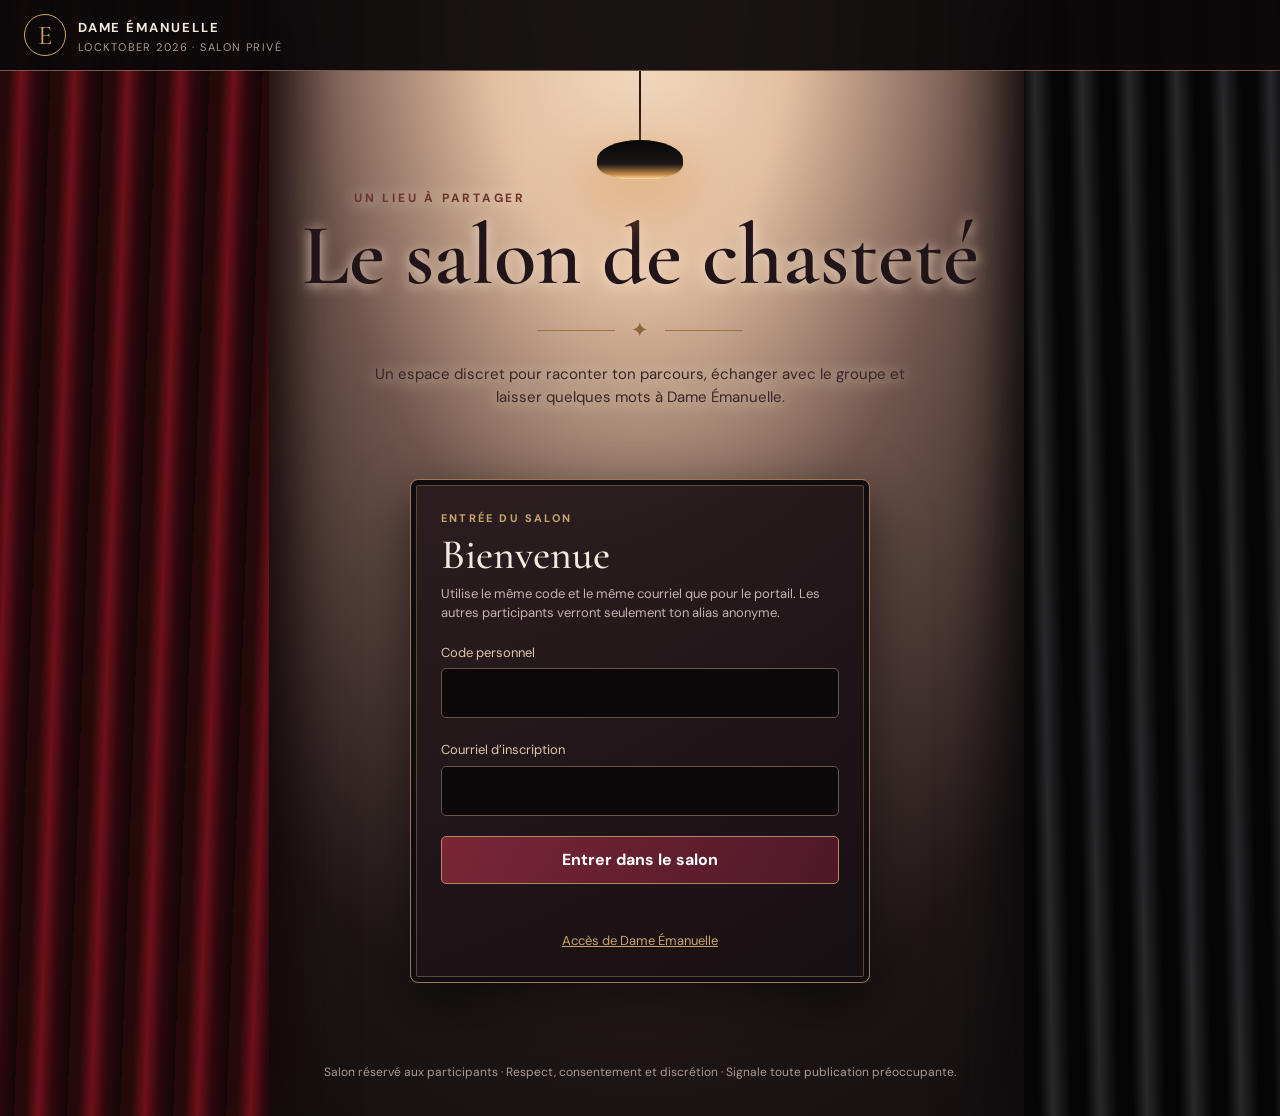
<file: salon.html>
<!doctype html>
<html lang="fr">
<head>
  <meta charset="utf-8">
  <meta name="viewport" content="width=device-width,initial-scale=1">
  <meta name="theme-color" content="#110c0d">
  <title>Salon de chasteté — Dame Émanuelle</title>

  <style>
    @import url('https://fonts.googleapis.com/css2?family=Cormorant+Garamond:wght@400;500;600&family=DM+Sans:wght@400;500;600;700&display=swap');

    :root{
      --ink:#110c0d;
      --panel:#211719;
      --wine:#64202e;
      --gold:#cba568;
      --cream:#f5eade;
      --muted:#c4b4ad;
      --line:#765c45
    }

    *{box-sizing:border-box}
    html{scroll-behavior:smooth}

    body{
      margin:0;
      color:var(--cream);
      background:var(--ink);
      font:16px/1.5 'DM Sans',Arial,sans-serif
    }

    button,input,textarea{font:inherit}
    button{cursor:pointer}
    button:disabled{cursor:wait;opacity:.55}
    a{color:var(--gold)}
    .hidden{display:none!important}

    .room{
      min-height:100vh;
      position:relative;
      isolation:isolate;
      overflow:hidden;
      background:
        radial-gradient(
          ellipse at 50% 1%,
          #f3dcc2 0,
          #e2bfa2 17%,
          #70554c 37%,
          #1d1516 67%,
          #090708 100%
        )
    }

    .room:before,.room:after{
      content:"";
      position:absolute;
      top:0;
      bottom:0;
      z-index:-1;
      pointer-events:none
    }

    .room:before{
      left:0;
      width:21%;
      background:
        repeating-linear-gradient(
          92deg,
          #260909 0 11px,
          #6e101a 24px,
          #2c080d 38px,
          #130608 53px
        );
      box-shadow:20px 0 50px #15090a
    }

    .room:after{
      right:0;
      width:20%;
      background:
        repeating-linear-gradient(
          89deg,
          #050505 0 15px,
          #282729 29px,
          #060607 47px
        );
      box-shadow:-20px 0 50px #0c0a0b
    }

    .topbar{
      background:#0b0809ef;
      border-bottom:1px solid #7c5944;
      display:flex;
      align-items:center;
      justify-content:space-between;
      gap:20px;
      padding:14px max(24px,calc((100vw - 1380px)/2));
      position:relative;
      z-index:3
    }

    .brand{
      display:flex;
      align-items:center;
      gap:12px
    }

    .seal{
      display:grid;
      place-items:center;
      border:1px solid var(--gold);
      color:var(--gold);
      border-radius:50%;
      width:42px;
      height:42px;
      font:27px 'Cormorant Garamond',serif
    }

    .brand small{
      display:block;
      color:#a99b92;
      font-size:11px;
      letter-spacing:.13em
    }

    .brand strong{
      letter-spacing:.14em;
      font-size:13px
    }

    .header-actions{
      display:flex;
      align-items:center;
      gap:14px;
      font-size:13px;
      color:var(--gold)
    }

    .ghost{
      border:1px solid #8b6a4b;
      color:var(--gold);
      background:#120d0dd9;
      padding:9px 13px;
      border-radius:5px
    }

    .hero{
      text-align:center;
      position:relative;
      padding:73px 20px 86px;
      max-width:1000px;
      margin:auto
    }

    .pendant{
      position:absolute;
      left:50%;
      top:0;
      transform:translateX(-50%);
      height:88px;
      width:2px;
      background:#241816
    }

    .pendant:after{
      content:"";
      position:absolute;
      top:69px;
      left:-42px;
      border-radius:60% 60% 45% 45%;
      width:86px;
      height:39px;
      background:
        linear-gradient(
          #070707 5%,
          #1d1716 62%,
          #c48a47 88%,
          #ffdba1
        );
      box-shadow:0 18px 46px 20px #dc9c5c67
    }

    .hero .eyebrow{
      color:#6c322b;
      letter-spacing:.23em;
      font-size:12px;
      font-weight:700;
      text-transform:uppercase;
      margin:45px 0 8px
    }

    .hero h1{
      color:#221519;
      text-shadow:0 2px 13px #f5dfc9;
      font:600 clamp(49px,7vw,87px)/.95 'Cormorant Garamond',Georgia,serif;
      margin:0
    }

    .hero p{
      color:#382528;
      text-shadow:0 1px 15px #f7e0c8;
      font-size:15px;
      max-width:560px;
      margin:15px auto 0
    }

    .ornament{
      display:flex;
      justify-content:center;
      gap:16px;
      align-items:center;
      margin:17px auto;
      color:#8f6439;
      font-size:21px
    }

    .ornament:before,.ornament:after{
      content:"";
      width:78px;
      height:1px;
      background:#a27143
    }

    .shell{
      width:min(1380px,calc(100% - 36px));
      margin:-25px auto 70px;
      position:relative;
      z-index:2;
      display:grid;
      grid-template-columns:minmax(0,1.45fr) minmax(310px,.85fr);
      gap:22px;
      align-items:start
    }

    .column{
      display:grid;
      gap:22px
    }

    .panel{
      border:1px solid #9d7951;
      background:linear-gradient(145deg,#271a1ded,#160f12fa);
      box-shadow:
        0 20px 55px #0009,
        inset 0 0 0 5px #100c0d,
        inset 0 0 0 6px #5c4637;
      border-radius:8px;
      padding:27px;
      min-width:0
    }

    .panel h2{
      font:500 39px/1 'Cormorant Garamond',Georgia,serif;
      margin:0 0 8px
    }

    .kicker{
      color:var(--gold);
      font-size:11px;
      letter-spacing:.2em;
      font-weight:700;
      text-transform:uppercase;
      margin:0 0 7px
    }

    .sub{
      color:var(--muted);
      font-size:13px;
      margin:0 0 20px
    }

    .board{
      min-height:460px;
      padding:22px;
      background:
        radial-gradient(
          circle at top,
          #573026,
          #291b18 65%,
          #1c1412
        );
      border:12px ridge #9a683d;
      box-shadow:
        inset 0 0 0 2px #d4a263,
        inset 0 0 30px #0009;
      display:grid;
      grid-template-columns:repeat(2,minmax(0,1fr));
      gap:16px;
      align-content:start
    }

    .empty{
      grid-column:1/-1;
      align-self:center;
      text-align:center;
      color:#e3cdb0;
      font:28px 'Cormorant Garamond',serif;
      padding:50px 12px
    }

    .postit{
      background:#f1d9ad;
      color:#24171a;
      padding:20px 18px 16px;
      box-shadow:5px 8px 14px #0009;
      min-height:160px;
      transform:rotate(-1deg);
      position:relative;
      overflow-wrap:anywhere
    }

    .postit:nth-child(3n){
      background:#e8b7ab;
      transform:rotate(1.5deg)
    }

    .postit:nth-child(4n){
      background:#d9d2bb;
      transform:rotate(-1.8deg)
    }

    .postit:before{
      content:"";
      position:absolute;
      top:0;
      left:50%;
      width:45px;
      height:17px;
      transform:translateX(-50%) rotate(2deg);
      background:#c99b7966
    }

    .postit p{
      white-space:pre-wrap;
      margin:11px 0;
      font:24px/1.05 'Cormorant Garamond',serif
    }

    .postit small,.photo-card small{
      font-size:11px
    }

    .photo-card{
      color:#2a1c1b;
      background:#f3e9d8;
      padding:9px 9px 16px;
      box-shadow:5px 8px 14px #0009;
      transform:rotate(1deg);
      overflow-wrap:anywhere
    }

    .photo-card img{
      width:100%;
      aspect-ratio:4/3;
      object-fit:cover;
      background:#443232;
      display:block
    }

    .photo-card p{
      margin:9px 4px;
      font-size:13px
    }

    .photo-card .meta{
      padding:0 4px
    }

    .meta{
      display:flex;
      justify-content:space-between;
      align-items:center;
      gap:8px;
      opacity:.8;
      font-size:11px
    }

    .report{
      border:0;
      color:inherit;
      background:transparent;
      text-decoration:underline;
      padding:2px;
      font-size:11px
    }

    .composer{
      margin-top:22px
    }

    .tabs{
      display:flex;
      gap:8px;
      margin-bottom:14px
    }

    .tab{
      border:1px solid #7d5b40;
      border-radius:4px;
      background:transparent;
      color:var(--cream);
      padding:8px 14px
    }

    .tab.active{
      background:var(--wine);
      border-color:var(--gold)
    }

    label{
      display:block;
      color:#dec7a8;
      font-size:13px;
      margin:12px 0 6px
    }

    textarea,input{
      width:100%;
      background:#0d090b;
      border:1px solid #6c5050;
      color:#fff4eb;
      border-radius:5px;
      padding:12px;
      outline:none
    }

    textarea:focus,input:focus{
      border-color:var(--gold)
    }

    textarea{
      resize:vertical;
      min-height:80px
    }

    input[type=file]{
      font-size:13px
    }

    .hint{
      font-size:12px;
      color:var(--muted);
      margin:8px 0 14px
    }

    .preview{
      max-width:220px;
      max-height:170px;
      object-fit:contain;
      margin:10px 0;
      border:1px solid #8e6f54
    }

    .primary{
      border:1px solid #b8865d;
      background:linear-gradient(120deg,#7a2637,#4e1827);
      color:white;
      border-radius:5px;
      padding:11px 18px;
      font-weight:700
    }

    .primary:hover,.ghost:hover{
      filter:brightness(1.15)
    }

    .formline{
      display:flex;
      justify-content:space-between;
      gap:12px;
      align-items:center
    }

    .status{
      color:#e7bb7b;
      font-size:12px;
      min-height:18px;
      margin:8px 0
    }

    .chat-list{
      height:355px;
      overflow:auto;
      display:flex;
      flex-direction:column-reverse;
      gap:10px;
      padding:9px;
      background:#0c080a;
      border:1px solid #5d4641;
      border-radius:5px
    }

    .bubble{
      border-left:2px solid var(--gold);
      padding:9px 11px;
      background:#2a1b20;
      overflow-wrap:anywhere;
      font-size:13px
    }

    .bubble p{
      margin:4px 0;
      white-space:pre-wrap
    }

    .bubble .meta{
      color:#c5ad9d
    }

    .chat-list .empty{
      font-size:23px;
      padding:60px 12px
    }

    .praise-list{
      display:grid;
      gap:10px;
      max-height:330px;
      overflow:auto
    }

    .praise{
      border:1px solid #6c4a42;
      background:#311b23;
      padding:13px 15px;
      overflow-wrap:anywhere
    }

    .praise p{
      font:23px/1.15 'Cormorant Garamond',serif;
      white-space:pre-wrap;
      margin:3px 0 10px
    }

    .moderation{
      border-color:#d7a86b
    }

    .pending{
      border:1px dashed #b8865d;
      margin:12px 0;
      padding:12px
    }

    .pending .controls{
      display:flex;
      gap:8px;
      margin-top:10px
    }

    .pending img{
      max-width:160px;
      max-height:130px;
      display:block;
      margin:7px 0
    }

    .footer{
      text-align:center;
      color:#ad9990;
      font-size:12px;
      padding:0 18px 35px;
      position:relative;
      z-index:2
    }

    .gate{
      width:min(460px,calc(100% - 32px));
      margin:-15px auto 80px;
      position:relative;
      z-index:2
    }

    .gate .panel{
      padding:30px
    }

    .gate h2{
      font-size:42px
    }

    .gate input{
      margin-bottom:10px
    }

    .gate .primary{
      width:100%;
      margin-top:10px
    }

    .switch{
      margin-top:18px;
      text-align:center
    }

    .switch button{
      border:0;
      background:transparent;
      text-decoration:underline;
      color:var(--gold);
      font-size:13px
    }

    @media(max-width:890px){
      .shell{grid-template-columns:1fr}
      .hero{padding-bottom:50px}
      .panel{padding:20px}
      .room:before,.room:after{width:13%}
    }

    @media(max-width:540px){
      .topbar{padding:10px 14px}
      .brand small{display:none}
      .brand strong{font-size:11px}
      .header-actions{gap:7px;font-size:11px}
      .ghost{padding:7px}
      .hero{padding:65px 18px 43px}
      .hero h1{font-size:54px}
      .hero p{font-size:13px}
      .shell{width:calc(100% - 20px);gap:12px}
      .column{gap:12px}
      .panel{padding:17px}
      .panel h2{font-size:34px}
      .board{
        grid-template-columns:1fr;
        padding:12px;
        border-width:8px;
        min-height:280px
      }
      .postit{min-height:125px}
      .room:before,.room:after{width:9%}
    }
  </style>
</head>

<body>
  <div class="room">

    <header class="topbar">
      <div class="brand">
        <span class="seal">E</span>
        <div>
          <strong>DAME ÉMANUELLE</strong>
          <small>LOCKTOBER 2026 · SALON PRIVÉ</small>
        </div>
      </div>

      <div class="header-actions">
        <span id="alias"></span>
        <button class="ghost hidden" id="refresh" type="button">Actualiser</button>
        <button class="ghost hidden" id="logout" type="button">Quitter</button>
      </div>
    </header>

    <div class="hero">
      <span class="pendant" aria-hidden="true"></span>
      <p class="eyebrow">Un lieu à partager</p>
      <h1>Le salon de chasteté</h1>
      <div class="ornament">✦</div>
      <p>Un espace discret pour raconter ton parcours, échanger avec le groupe et laisser quelques mots à Dame Émanuelle.</p>
    </div>

    <section id="gate" class="gate">
      <div class="panel">
        <p class="kicker">Entrée du salon</p>
        <h2 id="gateTitle">Bienvenue</h2>

        <p class="sub" id="gateIntro">
          Utilise le même code et le même courriel que pour le portail.
          Les autres participants verront seulement ton alias anonyme.
        </p>

        <form id="loginForm">
          <div id="participantFields">
            <label for="code">Code personnel</label>
            <input id="code" autocomplete="off" required maxlength="40">

            <label for="email">Courriel d’inscription</label>
            <input id="email" type="email" autocomplete="email" required maxlength="180">
          </div>

          <div id="adminFields" class="hidden">
            <label for="pin">Code de modération</label>
            <input id="pin" type="password" autocomplete="off">
          </div>

          <button class="primary" type="submit">Entrer dans le salon</button>
          <p class="status" id="loginStatus" role="status"></p>
        </form>

        <div class="switch">
          <button type="button" id="toggleAdmin">Accès de Dame Émanuelle</button>
        </div>
      </div>
    </section>

    <main id="app" class="shell hidden">

      <div class="column">

        <section class="panel">
          <p class="kicker">01 · Le mur commun</p>
          <h2>Le grand babillard</h2>

          <p class="sub">
            Petites notes et photos du parcours.
            Les photos sont visibles après approbation.
          </p>

          <div id="board" class="board" aria-live="polite"></div>

          <div class="composer">

            <div class="tabs">
              <button type="button" class="tab active" data-kind="note">
                Écrire un post-it
              </button>

              <button type="button" class="tab" data-kind="photo">
                Ajouter une photo
              </button>
            </div>

            <form id="boardForm">

              <label for="boardText" id="boardLabel">
                Ton mot pour le groupe
              </label>

              <textarea
                id="boardText"
                maxlength="800"
                placeholder="Une pensée, une étape, une anecdote…">
              </textarea>

              <div id="photoFields" class="hidden">

                <label for="photoInput">Photo à partager</label>

                <!--
                  IMPORTANT :
                  aucun capture="environment".
                  Le participant peut choisir une photo existante
                  ou utiliser l'appareil photo selon les options
                  proposées par son téléphone.
                -->
                <input
                  id="photoInput"
                  type="file"
                  accept="image/*">

                <img
                  id="preview"
                  class="preview hidden"
                  alt="Aperçu de la photo choisie">

              </div>

              <p class="hint">
                Évite les visages et les détails qui permettraient de te reconnaître.
                Aucun lien ni adresse courriel.
              </p>

              <div class="formline">
                <button class="primary" type="submit" id="boardSubmit">
                  Afficher mon post-it
                </button>

                <span class="status" id="boardStatus" role="status"></span>
              </div>

            </form>
          </div>
        </section>

        <section id="moderation" class="panel moderation hidden">
          <p class="kicker">Réservé à Dame Émanuelle</p>
          <h2>Photos à approuver</h2>
          <div id="pendingList"></div>

          <h2>Signalements</h2>
          <div id="reportList"></div>
        </section>

      </div>

      <div class="column">

        <section class="panel">
          <p class="kicker">02 · Conversation</p>
          <h2>À voix basse</h2>

          <p class="sub">
            Un chat tranquille, avec les mêmes alias anonymes.
          </p>

          <div id="chatList" class="chat-list" aria-live="polite"></div>

          <form id="chatForm">
            <label for="chatText">Ton message</label>

            <textarea
              id="chatText"
              maxlength="400"
              placeholder="Écris au groupe…"
              required>
            </textarea>

            <div class="formline">
              <button class="primary" type="submit">Envoyer</button>
              <span class="status" id="chatStatus" role="status"></span>
            </div>
          </form>
        </section>

        <section class="panel">
          <p class="kicker">03 · Livre d’or</p>
          <h2>Pour Dame Émanuelle</h2>

          <p class="sub">
            Un compliment, un merci, une pensée pour la Dame qui vous guide.
          </p>

          <div id="praiseList" class="praise-list"></div>

          <form id="praiseForm">
            <label for="praiseText">Quelques mots pour elle</label>

            <textarea
              id="praiseText"
              maxlength="800"
              placeholder="Dame Émanuelle, j’apprécie…"
              required>
            </textarea>

            <div class="formline">
              <button class="primary" type="submit">Déposer mes mots</button>
              <span class="status" id="praiseStatus" role="status"></span>
            </div>
          </form>
        </section>

      </div>
    </main>

    <footer class="footer">
      Salon réservé aux participants · Respect, consentement et discrétion ·
      Signale toute publication préoccupante.
    </footer>

  </div>

  <script>
    const $ = id => document.getElementById(id);

    const state = {
      token: sessionStorage.getItem('salon-token') || '',
      admin:false,
      kind:'note',
      busy:false,
      photoCache:new Map(),
      loading:false
    };

    function call(name, ...args) {
      return new Promise((resolve,reject) => {
        if (!window.google || !google.script || !google.script.run) {
          return reject(
            new Error('Ouvre le lien du salon publié pour utiliser cet espace.')
          );
        }

        google.script.run
          .withSuccessHandler(resolve)
          .withFailureHandler(reject)[name](...args);
      });
    }

    function status(id,message) {
      $(id).textContent = message || '';
    }

    function errorText(e) {
      return (e && e.message) || 'Une erreur est survenue. Réessaie.';
    }

    function el(tag,cls,text) {
      const node = document.createElement(tag);

      if (cls) node.className = cls;
      if (text != null) node.textContent = text;

      return node;
    }

    function time(iso) {
      const d = new Date(iso);

      return isNaN(d)
        ? ''
        : new Intl.DateTimeFormat(
            'fr-CA',
            {
              day:'numeric',
              month:'short',
              hour:'2-digit',
              minute:'2-digit'
            }
          ).format(d);
    }

    function meta(item) {
      const box = el('div','meta');

      box.append(
        el('span','',item.alias + ' · ' + time(item.created))
      );

      if (item.status === 'pending') {
        box.append(el('span','','En attente'));
      }

      else if (state.admin) {

        const btn = el('button','report','Masquer');
        btn.type = 'button';

        btn.addEventListener('click',async() => {

          if (!confirm('Masquer cette publication pour tout le groupe?')) {
            return;
          }

          btn.disabled = true;

          try {
            await call('moderate',state.token,item.id,'hidden');
            await refresh();
          }

          catch(e) {
            alert(errorText(e));
            btn.disabled = false;
          }

        });

        box.append(btn);
      }

      else {

        const btn = el('button','report','Signaler');
        btn.type = 'button';

        btn.addEventListener('click',() => report(item.id));

        box.append(btn);
      }

      return box;
    }

    async function report(id) {

      const reason = prompt('Pourquoi signaler cette publication?');

      if (reason === null) return;

      try {
        await call('reportPost',state.token,id,reason);

        alert('Signalement transmis à Dame Émanuelle.');
      }

      catch(e) {
        alert(errorText(e));
      }
    }

    function empty(container,message) {
      container.replaceChildren(
        el('div','empty',message)
      );
    }

    function showApp(alias,admin) {

      state.admin = !!admin;

      $('gate').classList.add('hidden');
      $('app').classList.remove('hidden');

      $('alias').textContent = alias;

      $('refresh').classList.remove('hidden');
      $('logout').classList.remove('hidden');

      $('moderation').classList.toggle('hidden',!admin);

      refresh();
    }

    function logout() {
      state.token = '';
      sessionStorage.removeItem('salon-token');
      location.reload();
    }

    async function photoInto(img,id) {

      if (state.photoCache.has(id)) {
        img.src = state.photoCache.get(id);
        return;
      }

      try {
        const data = await call('getPhoto',state.token,id);

        state.photoCache.set(id,data);
        img.src = data;
      }

      catch(e) {
        img.alt = 'Photo indisponible';
      }
    }

    function renderBoard(items) {

      const board = $('board');

      board.replaceChildren();

      if (!items.length) {
        empty(board,'Le babillard attend son premier mot.');
        return;
      }

      items.forEach(item => {

        let card;

        if (item.kind === 'photo') {

          card = el('article','photo-card');

          const img = el('img');

          img.alt = 'Photo partagée par ' + item.alias;
          img.loading = 'lazy';

          card.append(img);

          if (item.text) {
            card.append(el('p','',item.text));
          }

          photoInto(img,item.id);
        }

        else {

          card = el('article','postit');

          card.append(
            el('p','',item.text)
          );
        }

        card.append(meta(item));

        board.append(card);
      });
    }

    function renderChat(items) {

      const list = $('chatList');

      list.replaceChildren();

      if (!items.length) {
        empty(list,'La conversation commence ici.');
        return;
      }

      items.forEach(item => {

        const box = el('article','bubble');

        box.append(
          meta(item),
          el('p','',item.text)
        );

        list.append(box);
      });
    }

    function renderPraise(items) {

      const list = $('praiseList');

      list.replaceChildren();

      if (!items.length) {
        empty(
          list,
          'Les premiers mots pour Dame Émanuelle apparaîtront ici.'
        );

        return;
      }

      items.forEach(item => {

        const box = el('article','praise');

        box.append(
          el('p','',item.text),
          meta(item)
        );

        list.append(box);
      });
    }

    function renderPending(items) {

      const list = $('pendingList');

      list.replaceChildren();

      const pending = items.filter(
        i => i.status === 'pending'
      );

      if (!pending.length) {
        list.append(
          el('p','sub','Aucune photo en attente.')
        );

        return;
      }

      pending.forEach(item => {

        const box = el('article','pending');

        box.append(
          el(
            'div',
            '',
            item.alias + ' · ' + time(item.created)
          )
        );

        if (item.hasPhoto) {

          const img = el('img');

          img.alt = 'Photo à approuver';

          box.append(img);

          photoInto(img,item.id);
        }

        if (item.text) {
          box.append(
            el('p','',item.text)
          );
        }

        const controls = el('div','controls');

        [
          ['Approuver','approved'],
          ['Masquer','hidden']
        ].forEach(([label,action]) => {

          const btn = el('button','ghost',label);

          btn.type = 'button';

          btn.addEventListener('click',async() => {

            btn.disabled = true;

            try {
              await call(
                'moderate',
                state.token,
                item.id,
                action
              );

              await refresh();
            }

            catch(e) {
              alert(errorText(e));
              btn.disabled = false;
            }

          });

          controls.append(btn);
        });

        box.append(controls);

        list.append(box);
      });
    }

    function renderReports(items) {

      const list = $('reportList');

      list.replaceChildren();

      if (!items.length) {
        list.append(
          el('p','sub','Aucun signalement.')
        );

        return;
      }

      items.forEach(item => {

        const box = el('div','pending');

        box.append(
          el(
            'span',
            '',
            time(item.created) +
            ' · ' +
            item.reason +
            ' · publication ' +
            item.id.slice(0,8)
          )
        );

        const btn = el('button','ghost','Masquer');

        btn.type = 'button';
        btn.style.marginLeft = '10px';

        btn.addEventListener('click',async() => {

          btn.disabled = true;

          try {
            await call(
              'moderate',
              state.token,
              item.id,
              'hidden'
            );

            await refresh();
          }

          catch(e) {
            alert(errorText(e));
            btn.disabled = false;
          }

        });

        box.append(btn);

        list.append(box);
      });
    }

    async function refresh() {

      if (!state.token || state.loading) return;

      state.loading = true;

      try {

        const feed = await call(
          'getFeed',
          state.token
        );

        state.admin = !!feed.admin;

        $('moderation').classList.toggle(
          'hidden',
          !feed.admin
        );

        $('alias').textContent = feed.alias;

        renderBoard(feed.board);
        renderChat(feed.chat);
        renderPraise(feed.praise);

        if (feed.admin) {
          renderPending(feed.pending);
          renderReports(feed.reports);
        }
      }

      catch(e) {

        if (/Session expirée/.test(errorText(e))) {
          logout();
          return;
        }

        status(
          'chatStatus',
          errorText(e)
        );
      }

      finally {
        state.loading = false;
      }
    }

    $('loginForm').addEventListener(
      'submit',
      async event => {

        event.preventDefault();

        const btn =
          event.currentTarget.querySelector(
            'button[type=submit]'
          );

        btn.disabled = true;

        status(
          'loginStatus',
          'Vérification…'
        );

        try {

          const auth =
            state.admin

            ? await call(
                'loginAdmin',
                $('pin').value.trim()
              )

            : await call(
                'login',
                $('code').value.trim(),
                $('email').value.trim()
              );

          state.token = auth.token;

          sessionStorage.setItem(
            'salon-token',
            auth.token
          );

          status(
            'loginStatus',
            ''
          );

          showApp(
            auth.alias,
            auth.admin
          );
        }

        catch(e) {
          status(
            'loginStatus',
            errorText(e)
          );
        }

        finally {
          btn.disabled = false;
        }
      }
    );

    $('toggleAdmin').addEventListener(
      'click',
      () => {

        state.admin = !state.admin;

        $('participantFields')
          .classList
          .toggle('hidden',state.admin);

        $('adminFields')
          .classList
          .toggle('hidden',!state.admin);

        $('participantFields')
          .querySelectorAll('input')
          .forEach(
            x => x.required = !state.admin
          );

        $('pin').required = state.admin;

        $('gateTitle').textContent =
          state.admin
            ? 'Entrée de la Dame'
            : 'Bienvenue';

        $('gateIntro').textContent =
          state.admin
            ? 'Entre ton code de modération.'
            : 'Utilise le même code et le même courriel que pour le portail. Les autres participants verront seulement ton alias anonyme.';

        $('toggleAdmin').textContent =
          state.admin
            ? 'Accès des participants'
            : 'Accès de Dame Émanuelle';

        status('loginStatus','');
      }
    );

    document
      .querySelectorAll('.tab')
      .forEach(btn =>

        btn.addEventListener(
          'click',
          () => {

            state.kind = btn.dataset.kind;

            document
              .querySelectorAll('.tab')
              .forEach(
                x => x.classList.toggle(
                  'active',
                  x === btn
                )
              );

            $('photoFields')
              .classList
              .toggle(
                'hidden',
                state.kind !== 'photo'
              );

            $('boardLabel').textContent =
              state.kind === 'photo'
                ? 'Une légende (facultative)'
                : 'Ton mot pour le groupe';

            $('boardSubmit').textContent =
              state.kind === 'photo'
                ? 'Soumettre ma photo'
                : 'Afficher mon post-it';

            status('boardStatus','');
          }
        )
      );

    $('photoInput').addEventListener(
      'change',
      () => {

        const file =
          $('photoInput').files[0];

        const img =
          $('preview');

        if (!file) {
          img.classList.add('hidden');
          return;
        }

        const reader =
          new FileReader();

        reader.onload = () => {
          img.src = reader.result;
          img.classList.remove('hidden');
        };

        reader.readAsDataURL(file);
      }
    );

    function compress(file) {

      return new Promise(
        (resolve,reject) => {

          const image = new Image();

          const url =
            URL.createObjectURL(file);

          image.onerror = () => {

            URL.revokeObjectURL(url);

            reject(
              new Error(
                'Impossible de lire cette image.'
              )
            );
          };

          image.onload = () => {

            URL.revokeObjectURL(url);

            const ratio =
              Math.min(
                1,
                1100 /
                Math.max(
                  image.width,
                  image.height
                )
              );

            const canvas =
              document.createElement('canvas');

            canvas.width =
              Math.round(
                image.width * ratio
              );

            canvas.height =
              Math.round(
                image.height * ratio
              );

            const ctx =
              canvas.getContext('2d');

            ctx.fillStyle = '#fff';

            ctx.fillRect(
              0,
              0,
              canvas.width,
              canvas.height
            );

            ctx.drawImage(
              image,
              0,
              0,
              canvas.width,
              canvas.height
            );

            let quality = .8;
            let data = '';

            do {

              data =
                canvas.toDataURL(
                  'image/jpeg',
                  quality
                );

              quality -= .12;

            }

            while (
              data.length > 1100000 &&
              quality > .35
            );

            if (data.length > 1200000) {

              reject(
                new Error(
                  'Photo trop grande. Essaie une autre image.'
                )
              );
            }

            else {
              resolve(data);
            }
          };

          image.src = url;
        }
      );
    }

    $('boardForm').addEventListener(
      'submit',
      async event => {

        event.preventDefault();

        const btn =
          $('boardSubmit');

        btn.disabled = true;

        status(
          'boardStatus',
          'Envoi…'
        );

        try {

          const payload = {
            kind:state.kind,
            text:$('boardText').value
          };

          if (state.kind === 'photo') {

            const file =
              $('photoInput').files[0];

            if (!file) {
              throw new Error(
                'Choisis une photo.'
              );
            }

            /*
              Accepte une image provenant de la
              photothèque ou de l'appareil photo.
            */
            if (!file.type.startsWith('image/')) {
              throw new Error(
                'Choisis une image valide.'
              );
            }

            payload.image =
              await compress(file);
          }

          const result =
            await call(
              'publish',
              state.token,
              payload
            );

          $('boardText').value = '';
          $('photoInput').value = '';

          $('preview')
            .classList
            .add('hidden');

          status(
            'boardStatus',
            result.pending
              ? 'Photo reçue; elle attend une approbation.'
              : 'Ton post-it est affiché.'
          );

          await refresh();
        }

        catch(e) {
          status(
            'boardStatus',
            errorText(e)
          );
        }

        finally {
          btn.disabled = false;
        }
      }
    );

    async function submitText(
      kind,
      inputId,
      statusId,
      event
    ) {

      event.preventDefault();

      const btn =
        event.currentTarget.querySelector(
          'button[type=submit]'
        );

      btn.disabled = true;

      status(
        statusId,
        'Envoi…'
      );

      try {

        await call(
          'publish',
          state.token,
          {
            kind,
            text:$(inputId).value
          }
        );

        $(inputId).value = '';

        status(
          statusId,
          'Publié.'
        );

        await refresh();
      }

      catch(e) {
        status(
          statusId,
          errorText(e)
        );
      }

      finally {
        btn.disabled = false;
      }
    }

    $('chatForm').addEventListener(
      'submit',
      event =>
        submitText(
          'chat',
          'chatText',
          'chatStatus',
          event
        )
    );

    $('praiseForm').addEventListener(
      'submit',
      event =>
        submitText(
          'praise',
          'praiseText',
          'praiseStatus',
          event
        )
    );

    $('refresh').addEventListener(
      'click',
      refresh
    );

    $('logout').addEventListener(
      'click',
      logout
    );

    if (state.token) {

      $('gate')
        .classList
        .add('hidden');

      $('app')
        .classList
        .remove('hidden');

      $('refresh')
        .classList
        .remove('hidden');

      $('logout')
        .classList
        .remove('hidden');

      refresh();
    }

    setInterval(
      () => {

        if (
          state.token &&
          !document.hidden
        ) {
          refresh();
        }

      },
      12000
    );
  </script>

</body>
</html>
</file>
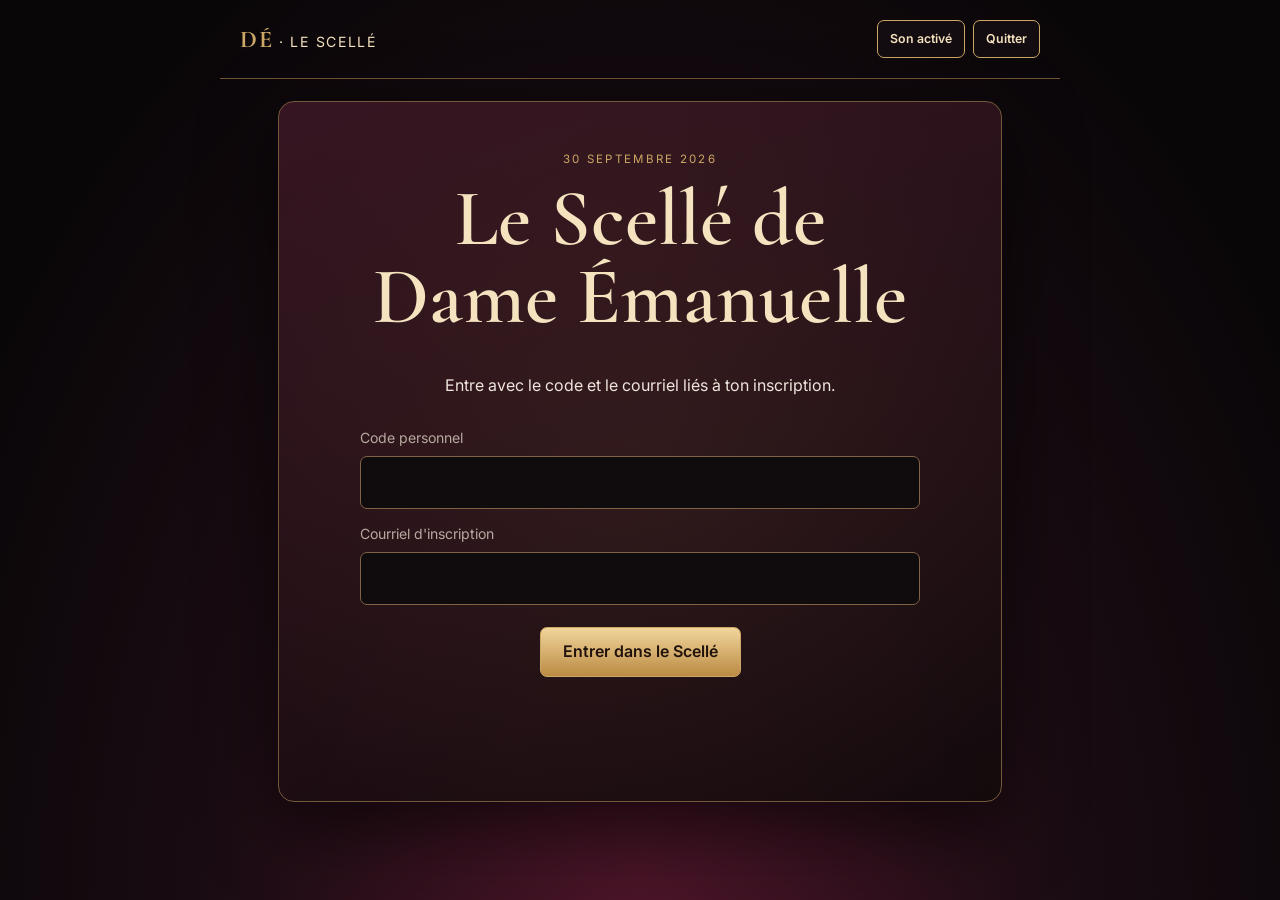
<file: scelle.html>
<!doctype html>
<html lang="fr-CA">
<head>
<meta charset="utf-8">
<meta name="viewport" content="width=device-width,initial-scale=1">
<meta name="theme-color" content="#10090c">
<title>Le Scellé de Dame Émanuelle — Locktober 2026</title>
<link rel="preconnect" href="https://fonts.googleapis.com">
<link rel="preconnect" href="https://fonts.gstatic.com" crossorigin>
<link href="https://fonts.googleapis.com/css2?family=Cormorant+Garamond:wght@500;600;700&family=Inter:wght@400;500;600&display=swap" rel="stylesheet">
<style>
:root{--or:#cda765;--clair:#f5e2bf;--texte:#eee5dc;--muted:#b7a8a0;--ligne:#74583b}
*{box-sizing:border-box}
html{background:#090608}
body{margin:0;min-height:100svh;color:var(--texte);font:16px/1.6 Inter,system-ui,sans-serif;background:radial-gradient(ellipse at 50% 105%,#4d1529 0%,#190c12 48%,#090608 85%);background-attachment:fixed}
[hidden]{display:none!important}
button,input,a{font:inherit}
button{cursor:pointer}
button:disabled{opacity:.38;cursor:not-allowed}
a{color:var(--or)}
header{max-width:840px;margin:auto;padding:20px;display:flex;align-items:center;justify-content:space-between;gap:12px;border-bottom:1px solid #725633}
header a{text-decoration:none;color:var(--clair);letter-spacing:.12em;font-size:.88rem}
header strong{color:var(--or);font:700 1.5rem 'Cormorant Garamond',serif}
.header-actions{display:flex;gap:8px}
main{max-width:760px;margin:auto;padding:22px 18px 54px}
.card{position:relative;overflow:hidden;min-height:500px;display:flex;flex-direction:column;justify-content:center;align-items:center;padding:clamp(24px,6vw,48px);border:1px solid var(--ligne);border-radius:16px;background:linear-gradient(160deg,#391623ed,#120a0cee);box-shadow:0 26px 75px #0009;text-align:center}
.card::before{content:"";position:absolute;inset:-55%;pointer-events:none;background:radial-gradient(circle,#d4a65412 0%,transparent 42%);animation:breath 8s ease-in-out infinite alternate}
.card>*{position:relative}
h1,h2{font:600 clamp(2.7rem,9vw,5rem)/.97 'Cormorant Garamond',serif;color:var(--clair);margin:12px 0 22px}
h2{font-size:clamp(2.3rem,8vw,4rem)}
p{max-width:590px;margin:15px auto}
.eyebrow{color:var(--or);font-size:.72rem;letter-spacing:.2em;text-transform:uppercase}
.gold{color:var(--clair);font-weight:600}
label{display:block;text-align:left;margin:14px 0 6px;color:var(--muted);font-size:.88rem}
input[type=text],input[type=email]{width:100%;padding:13px;border:1px solid #806346;border-radius:7px;background:#100b0d;color:white}
form{width:min(100%,560px)}
.buttons{display:flex;justify-content:center;gap:12px;flex-wrap:wrap;margin:22px 0}
.button{display:inline-flex;align-items:center;justify-content:center;min-height:48px;padding:11px 22px;border:1px solid var(--or);border-radius:7px;color:#21120c;background:linear-gradient(#f1d59c,#bb8b43);font-weight:600;text-decoration:none}
.button.secondary{background:#130c10;color:var(--clair)}
.button.quiet{min-height:38px;padding:7px 12px;font-size:.77rem}
:focus-visible{outline:3px solid var(--clair);outline-offset:3px}
.check{display:flex;gap:12px;text-align:left;align-items:flex-start;padding:13px;margin:19px 0;border-block:1px solid var(--ligne);width:min(100%,570px)}
.check input{width:23px;height:23px;flex:none;accent-color:var(--or)}
.check label{margin:0;color:var(--texte);font-size:1rem}
.note{padding:12px 16px;border-left:2px solid var(--or);background:#ffffff0b;color:var(--muted);font-size:.82rem;text-align:left}
.seal{display:inline-block;margin:18px auto;padding:15px 23px;border:1px solid var(--or);border-radius:8px;color:var(--clair);font-weight:600;letter-spacing:.13em;box-shadow:0 0 28px #cda76518}
.list{text-align:left;max-width:460px;margin:20px auto}
.list li{padding:5px 0}
.agreement{max-height:42vh;overflow:auto;text-align:left;padding:15px;border:1px solid var(--ligne);border-radius:8px}
.agreement p{margin:0 0 12px}
.agreement p:last-child{margin:0}
.count{display:flex;justify-content:center;gap:15px;flex-wrap:wrap;margin:23px 0}
.count span{min-width:65px;color:var(--muted);font-size:.72rem;text-transform:uppercase}
.count b{display:block;color:var(--clair);font:600 3rem/1 'Cormorant Garamond',serif}
video{display:block;width:min(100%,340px);max-height:68vh;margin:20px auto;border:1px solid var(--or);border-radius:9px;background:#090608}
#message{color:#eab1b8;min-height:1.5em}
#progress{color:var(--muted);font-size:.76rem;letter-spacing:.12em;text-align:center}
#photoPreview{display:block;max-width:100%;max-height:280px;margin:16px auto}
.test-ribbon{max-width:760px;margin:0 auto 16px;padding:8px 14px;border:1px solid var(--ligne);border-radius:7px;color:var(--clair);text-align:center;font-size:.76rem;letter-spacing:.13em}
.scene{position:relative;width:min(100%,380px);height:260px;margin:15px auto}
.scene-key{position:absolute;top:0;left:calc(50% - 26px);font:600 7rem/1 'Cormorant Garamond',serif;color:var(--clair);filter:drop-shadow(0 0 15px #daa95a88);animation:drop 2.8s .4s both}
.scene-envelope{position:absolute;bottom:15px;left:calc(50% - 115px);width:230px;height:125px;display:grid;place-items:center;border:1px solid var(--or);border-radius:5px;background:linear-gradient(145deg,#572137,#1b0a11);box-shadow:0 16px 35px #0009}
.scene-envelope::before{content:"";position:absolute;inset:0;clip-path:polygon(0 0,50% 52%,100% 0);border-top:1px solid var(--or);background:#b4863720}
.wax{z-index:1;width:58px;height:58px;display:grid;place-items:center;border-radius:50%;background:radial-gradient(circle at 35% 28%,#f3d994,#a87835 75%);color:#2b170d;font:700 1.4rem 'Cormorant Garamond',serif;animation:wax 1s 3s both}
.reveal>*{animation:appear .9s both}
.reveal>*:nth-child(2){animation-delay:.8s}
.reveal>*:nth-child(3){animation-delay:1.7s}
.reveal>*:nth-child(4){animation-delay:2.6s}
.card.enter>*{animation:appear .65s both}
.card.enter .reveal>*{animation:appear .9s both}
.card.enter .reveal>*:nth-child(2){animation-delay:.8s}
.card.enter .reveal>*:nth-child(3){animation-delay:1.7s}
.card.enter .reveal>*:nth-child(4){animation-delay:2.6s}
.safety-footer{max-width:640px;margin:25px auto;padding:16px;border-top:1px solid #6d5238;color:#ac9b90;font-size:.76rem;text-align:center}
dialog{max-width:450px;border:1px solid var(--or);border-radius:12px;padding:25px;background:#1b1015;color:var(--texte)}
dialog::backdrop{background:#000b}
@keyframes appear{from{opacity:0;transform:translateY(12px)}to{opacity:1;transform:none}}
@keyframes breath{from{transform:scale(.8);opacity:.3}to{transform:scale(1.2);opacity:.7}}
@keyframes drop{0%{opacity:1;transform:translateY(0) rotate(-25deg)}80%{opacity:1}100%{opacity:0;transform:translateY(130px) scale(.5) rotate(20deg)}}
@keyframes wax{from{opacity:0;transform:scale(2)}to{opacity:1;transform:scale(1)}}
@media(prefers-reduced-motion:reduce){*,*::before,*::after{animation-duration:.01ms!important;animation-delay:0ms!important;scroll-behavior:auto!important}}
</style>
</head>
<body>
<header>
  <a href="index.html"><strong>DÉ</strong> · LE SCELLÉ</a>
  <div class="header-actions">
    <button id="sound" class="button secondary quiet" type="button" aria-pressed="true">Son activé</button>
    <button id="leave" class="button secondary quiet" type="button">Quitter</button>
  </div>
</header>

<main>
  <div id="testRibbon" class="test-ribbon" hidden>RÉPÉTITION · AUCUN COURRIEL ENVOYÉ</div>

  <section id="login" class="card">
    <span class="eyebrow">30 septembre 2026</span>
    <h1>Le Scellé de<br>Dame Émanuelle</h1>
    <p>Entre avec le code et le courriel liés à ton inscription.</p>

    <form id="loginForm">
      <label for="code">Code personnel</label>
      <input id="code" type="text" autocomplete="off" required>
      <label for="email">Courriel d'inscription</label>
      <input id="email" type="email" autocomplete="email" required>
      <div class="buttons">
        <button class="button" id="loginButton">Entrer dans le Scellé</button>
      </div>
    </form>
    <p id="message" role="status"></p>
  </section>

  <section id="ritual" hidden>
    <p id="progress"></p>
    <article class="card" id="card" tabindex="-1"></article>
    <div class="buttons">
      <button class="button secondary" id="back">Retour</button>
      <button class="button" id="next">Continuer</button>
    </div>
    <div class="buttons">
      <button class="button secondary" id="pause">Faire une pause ou arrêter</button>
    </div>
    <p class="safety-footer">Ta deuxième clef reste accessible en tout temps. Tu peux interrompre le parcours et retirer la cage dès que ta santé ou ta sécurité l’exige.</p>
  </section>
</main>

<dialog id="exit">
  <h2>Quitter le parcours?</h2>
  <p>Ta progression sur cet appareil sera conservée.</p>
  <div class="buttons">
    <button id="resume" class="button secondary">Revenir</button>
    <a href="index.html" class="button">Quitter</a>
  </div>
</dialog>

<script>
// Remplacer true par false pour l'ouverture officielle.
const TEST_MODE = false;
const VIDEO_FILE = "Locktober_avec_ta_voix_v2.MOV";

const API = "https://script.google.com/macros/s/AKfycbyhhlRxw3miDYY2BF2hC3-Rdf1GQiD8VmMqSwN5dNK91U7o0D4KoL2OfIvYaw8NkHbc/exec";
const START = new Date("2026-10-01T00:00:00-04:00");
const OPEN = new Date("2026-09-30T20:00:00-04:00");
const $ = id => document.getElementById(id);

const state = {
  step:0,
  code:"",
  email:"",
  participant:null,
  agreement:false,
  accepted:false,
  photoUrl:""
};

let audioContext = null;
let soundMuted = false;
let testCountdownUntil = null;
let sealTimer = null;
let musicBlocked = false;
let musicPending = false;
let alternatingSteps = 0;

const music = new Audio("ambiance-scelle.mp3");
music.loop = true;
music.preload = "auto";
music.volume = 0.42;

$("testRibbon").hidden = !TEST_MODE;

const safe = value => String(value || "").replace(
  /[&<>"']/g,
  character => ({
    "&":"&amp;",
    "<":"&lt;",
    ">":"&gt;",
    '"':"&quot;",
    "'":"&#39;"
  }[character])
);

const name = () => safe(state.participant?.pseudo || "participant");
const plan = () => safe(state.participant?.forfait || "Le Registre");
const number = () => '<div class="seal">SCELLÉ ' + safe(state.code) + '</div>';
const check = (id,label) =>
  '<div class="check"><input type="checkbox" id="' + id +
  '"><label for="' + id + '">' + label + '</label></div>';

const storageKey = () =>
  `locktober-scelle-${TEST_MODE ? "test-" : "officiel-"}${state.code}`;

const store = () => localStorage.setItem(
  storageKey(),
  JSON.stringify({
    step:state.step,
    agreement:state.agreement,
    accepted:state.accepted
  })
);

function restore() {
  try {
    const saved = JSON.parse(localStorage.getItem(storageKey()));
    if (Number.isInteger(saved?.step)) {
      state.step = Math.max(0,Math.min(13,saved.step));
      state.agreement = !!saved.agreement;
      state.accepted = !!saved.accepted;
      if (state.step > 6 && !state.agreement) state.step = 6;
      if (state.step > 8 && !state.accepted) state.step = 8;
    }
  } catch {}
}

function musicAllowed() {
  return !soundMuted &&
    !$("ritual").hidden &&
    !$("exit").open &&
    state.step < 7;
}

function updateSoundButton() {
  $("sound").textContent = soundMuted
    ? "Son coupé"
    : musicBlocked && musicAllowed()
      ? "Activer le son"
      : "Son activé";

  $("sound").setAttribute("aria-pressed",String(!soundMuted));
}

function syncMusic() {
  if (!musicAllowed()) {
    music.pause();
    updateSoundButton();
    return;
  }

  if (musicPending || !music.paused) return;
  musicPending = true;

  music.play().then(() => {
    musicBlocked = false;
    if (!musicAllowed()) music.pause();
  }).catch(() => {
    musicBlocked = musicAllowed();
  }).finally(() => {
    musicPending = false;
    updateSoundButton();
  });
}

function unlockSound() {
  if (soundMuted) return;
  try {
    const AudioContextClass = window.AudioContext || window.webkitAudioContext;
    if (!AudioContextClass) return;
    audioContext ??= new AudioContextClass();
    if (audioContext.state === "suspended") {
      audioContext.resume().catch(() => {});
    }
  } catch {}
}

function startMusicOnGesture() {
  if (soundMuted || musicPending || !music.paused) return;
  musicPending = true;

  // Démarrage dans le clic d'entrée, avant la vérification réseau.
  music.play().then(() => {
    musicBlocked = false;
  }).catch(() => {
    musicBlocked = true;
  }).finally(() => {
    musicPending = false;
    updateSoundButton();
  });
}

function frappe(freq,depart,duree,niveau) {
  const ctx = audioContext;
  const t = ctx.currentTime + depart;
  const fondamentale = ctx.createOscillator();
  const couleur = ctx.createOscillator();
  const mix = ctx.createGain();
  const filtre = ctx.createBiquadFilter();
  const enveloppe = ctx.createGain();
  const echo = ctx.createDelay(0.4);
  const echoGain = ctx.createGain();

  fondamentale.type = "triangle";
  fondamentale.frequency.setValueAtTime(freq * 1.012,t);
  fondamentale.frequency.exponentialRampToValueAtTime(freq,t + 0.1);
  couleur.type = "sine";
  couleur.frequency.value = freq * 2.003;
  mix.gain.value = 0.16;
  filtre.type = "lowpass";
  filtre.frequency.value = 690;

  enveloppe.gain.setValueAtTime(0.0001,t);
  enveloppe.gain.exponentialRampToValueAtTime(niveau,t + 0.035);
  enveloppe.gain.exponentialRampToValueAtTime(0.0001,t + duree);
  echo.delayTime.value = 0.17;
  echoGain.gain.value = 0.13;

  fondamentale.connect(filtre);
  couleur.connect(mix).connect(filtre);
  filtre.connect(enveloppe);
  enveloppe.connect(ctx.destination);
  enveloppe.connect(echo).connect(echoGain).connect(ctx.destination);

  fondamentale.start(t);
  couleur.start(t);
  fondamentale.stop(t + duree + 0.03);
  couleur.stop(t + duree + 0.03);
}

function froissement(depart,niveau) {
  const ctx = audioContext;
  const t = ctx.currentTime + depart;
  const tampon = ctx.createBuffer(
    1,Math.round(ctx.sampleRate * 0.16),ctx.sampleRate
  );
  const data = tampon.getChannelData(0);

  for (let i = 0; i < data.length; i++) {
    data[i] = Math.random() * 2 - 1;
  }

  const souffle = ctx.createBufferSource();
  const filtre = ctx.createBiquadFilter();
  const gain = ctx.createGain();

  souffle.buffer = tampon;
  filtre.type = "lowpass";
  filtre.frequency.value = 520;
  gain.gain.setValueAtTime(0.0001,t);
  gain.gain.exponentialRampToValueAtTime(niveau,t + 0.018);
  gain.gain.exponentialRampToValueAtTime(0.0001,t + 0.15);
  souffle.connect(filtre).connect(gain).connect(ctx.destination);
  souffle.start(t);
}

function cue(kind) {
  if (
    soundMuted || $("exit").open || !audioContext ||
    audioContext.state !== "running" || state.step === 11
  ) return;

  const phrases = {
    step:[
      [[146.83,0,0.38,0.012],[220,0.09,0.34,0.006]],
      [[130.81,0,0.38,0.012],[196,0.10,0.31,0.006]]
    ],
    threshold:[
      [110,0,1,0.015],[174.61,0.22,0.9,0.011],[220,0.5,0.66,0.007]
    ],
    choice:[
      [130.81,0,0.9,0.016],[164.81,0.27,0.75,0.011],[220,0.51,0.56,0.006]
    ],
    seal:[
      [98,0,1.2,0.017],[146.83,0.24,1.08,0.012],[196,0.62,0.72,0.008]
    ],
    open:[
      [146.83,0,1.02,0.014],[174.61,0.28,0.87,0.010],[220,0.53,0.62,0.006]
    ]
  };

  const notes = kind === "step"
    ? phrases.step[alternatingSteps++ % 2]
    : phrases[kind];

  if (!notes) return;
  notes.forEach(note => frappe(...note));
  if (kind !== "step") froissement(0.02,0.007);
}

$("sound").onclick = () => {
  if (musicBlocked && !soundMuted && musicAllowed()) {
    unlockSound();
    syncMusic();
    return;
  }

  soundMuted = !soundMuted;
  const video = $("video");
  if (video) video.muted = soundMuted;

  if (soundMuted) {
    if (audioContext?.state === "running") {
      audioContext.suspend().catch(() => {});
    }
  } else {
    unlockSound();
  }

  updateSoundButton();
  syncMusic();
};

$("loginForm").addEventListener("submit",async event => {
  event.preventDefault();
  unlockSound();

  if (!TEST_MODE && new Date() < OPEN) {
    $("message").textContent =
      "Le Scellé ouvrira le 30 septembre, à l'heure du Québec.";
    return;
  }

  const code = $("code").value.trim().toUpperCase();
  const email = $("email").value.trim().toLowerCase();
  if (!code || !email) return;

  startMusicOnGesture();
  $("loginButton").disabled = true;
  $("message").textContent = "Vérification de ton accès…";

  try {
    const response = await fetch(
      API + "?" + new URLSearchParams({code,email}),
      {cache:"no-store"}
    );

    if (!response.ok) throw Error("Service indisponible");
    const result = await response.json();

    if (!result.ok) {
      $("message").textContent = result.error || "Accès refusé.";
      return;
    }

    state.code = code;
    state.email = email;
    state.participant = result.participant;

    sessionStorage.setItem(
      "locktober-session",
      JSON.stringify({code,email})
    );

    restore();
    $("login").hidden = true;
    $("ritual").hidden = false;
    render();
    cue("open");
  } catch {
    $("message").textContent =
      "Connexion impossible. Réessaie dans quelques instants.";
  } finally {
    $("loginButton").disabled = false;
    if ($("ritual").hidden) music.pause();
  }
});

const confirmation = () => TEST_MODE
  ? '<p class="note">Répétition terminée. Aucun courriel n’est préparé ni envoyé. Le 30 septembre, le parcours officiel repartira au début.</p>'
  : '<a id="send" class="button" href="#">Envoyer ma confirmation</a><p class="note">Ton application de courriel s’ouvrira. Envoie le message et joins la photo de ton enveloppe si tu en as pris une.</p>';
function screen(n) {
  const steps = [
    '<span class="eyebrow">30 septembre 2026</span><h1>Entre dans le Scellé</h1><p>Bonsoir, <strong>' + name() + '</strong>.</p><p>Ce geste ouvre ton parcours <strong>' + plan() + '</strong>. Prends ton temps : chaque étape t’appartient.</p>' + number(),

    '<span class="eyebrow">Préparation</span><h2>Dispose les objets devant toi</h2><ul class="list"><li>Ta cage</li><li>Deux clefs</li><li>Une enveloppe opaque</li><li>Un stylo</li></ul>' + check("ready","Tout est prêt. Je veux poursuivre."),

    '<span class="eyebrow">Le rituel</span><h2>Installe-toi</h2><p>Prends un moment pour entrer dans l’atmosphère. Il n’y a rien à précipiter.</p><p class="gold">Quand tu es prêt, avance.</p>',

    '<span class="eyebrow">Deux clefs, deux rôles</span><h2>Choisis celle du Scellé</h2><p>Une clef reste avec toi. L’autre devient celle de cette enveloppe.</p>',

    '<span class="eyebrow">L’enveloppe</span><h2>Inscris ton numéro</h2><p>Glisse la clef principale dans l’enveloppe, inscris ton numéro et ferme-la.</p>' + number() + check("envelope","L’enveloppe est fermée."),

    '<span class="eyebrow">Le Scellé préparé</span><h2>Garde une trace</h2>' + number() + '<label for="photo">Photo de l’enveloppe fermée</label><input id="photo" type="file" accept="image/jpeg,image/png,image/webp" capture="environment"><img id="photoPreview" alt="Aperçu de l’enveloppe" hidden><p class="note" id="photoNote">La photo reste sur ton appareil. Tu pourras la joindre au courriel final.</p>',

    '<span class="eyebrow">Avant ton choix</span><h2>Notre entente</h2><p>' + name() + ' · ' + plan() + ' · ' + safe(state.code) + '</p><div class="agreement"><p><b>Participation.</b> Tu confirmes avoir au moins 18 ans et choisir librement de participer. Tu peux poser tes limites, demander une pause ou te retirer en tout temps, sans sanction.</p><p><b>Engagement.</b> Du 1er au 31 octobre 2026, tu suis les règles de ta formule et confirmes avoir lu le Guide Locktober 2026.</p><p><b>Confidentialité.</b> Tes renseignements, échanges et photographies demeurent confidentiels. Aucune image identifiable ne sera publiée sans autorisation distincte et explicite.</p><p><b>Fin de participation.</b> Dame Émanuelle peut y mettre fin si les renseignements sont inexacts ou en cas de comportement inapproprié.</p></div>' + check("agreement","J’ai lu cette entente, j’ai au moins 18 ans et j’y consens librement."),

    '<div class="reveal"><span class="eyebrow">Le seuil</span><h2>Jusqu’ici, tu pouvais encore choisir.</h2><p>Dans quelques instants, tu décideras si cette clef devient la mienne pour Locktober.</p><p class="gold">Je te laisse ce moment.</p></div>',

    '<span class="eyebrow">La décision</span><h2>Que choisis-tu?</h2><p>La clef du Scellé peut maintenant m’être remise symboliquement.</p><div class="buttons"><button class="button secondary" id="keep">Je garde ma clef</button><button class="button" id="give">Je remets ma clef à Dame Émanuelle</button></div>',

    '<span class="eyebrow">La remise</span><h2>Le geste est posé</h2><div class="scene"><div class="scene-key" aria-hidden="true">⚿</div><div class="scene-envelope"><div class="wax">DÉ</div></div></div><p>Ton choix vient de franchir le seuil.</p>',

    '<span class="eyebrow">Mon acceptation</span><div class="reveal"><h2>J’ai ta clef.</h2><p>Tu viens de me confier davantage qu’un objet.</p><p class="gold">Ton choix.</p><p>Pour ce Locktober, j’accepte de guider ton plaisir.</p></div>' + number(),

    '<span class="eyebrow">Pour toi</span><h2>Écoute-moi</h2><video id="video" controls playsinline preload="metadata" src="' + safe(VIDEO_FILE) + '">Ton navigateur ne peut pas lire cette vidéo.</video><p id="videoStatus" class="note" role="status">Appuie sur Lecture pour m’écouter.</p>',

    '<span class="eyebrow">Sous clef</span><h2>Locktober commence dans</h2><div id="count" class="count"></div><p>Le Scellé est prêt.</p>' + confirmation(),

    '<span class="eyebrow">1er octobre 2026</span><h1>Jour 1</h1><p>Le mois commence, <strong>' + name() + '</strong>.</p>' + confirmation() + '<div class="buttons"><a class="button secondary" href="portal.html">Entrer dans mon portail</a></div>'
  ];

  return steps[n];
}

function emailLink() {
  if (TEST_MODE) return;

  const subject = encodeURIComponent(
    "Scellé Locktober 2026 — " + state.code
  );

  const body = encodeURIComponent(
    "Dame Émanuelle,\n\n" +
    "Je confirme avoir lu et accepté l’entente de participation au Locktober 2026. " +
    "J’ai au moins 18 ans, je participe librement et je te remets symboliquement ma clef principale.\n\n" +
    "Pseudonyme : " + (state.participant?.pseudo || "") +
    "\nCode : " + state.code +
    "\nFormule : " + (state.participant?.forfait || "") +
    "\nDate : " + new Date().toLocaleString("fr-CA",{
      timeZone:"America/Toronto"
    }) +
    "\n\nPhoto de l’enveloppe : à joindre manuellement si prise."
  );

  $("send").href =
    "mailto:cuiretfantaisies@gmail.com?subject=" +
    subject + "&body=" + body;
}

function render() {
  clearTimeout(sealTimer);

  const oldVideo = $("video");
  if (oldVideo) oldVideo.pause();

  syncMusic();

  $("progress").textContent =
    "ÉTAPE " + (state.step + 1) + " SUR 14 · " +
    (state.participant?.pseudo || "participant");

  $("card").innerHTML = screen(state.step);
  $("card").classList.remove("enter");
  void $("card").offsetWidth;
  $("card").classList.add("enter");

  $("next").hidden = [8,12,13].includes(state.step);
  $("back").hidden = [0,9,10,13].includes(state.step);
  $("next").disabled = [1,4,6].includes(state.step);

  if (state.step === 6 && state.agreement) {
    $("agreement").checked = true;
    $("next").disabled = false;
  }

  for (const id of ["ready","envelope","agreement"]) {
    const element = $(id);
    if (element) {
      element.addEventListener("change",() => {
        $("next").disabled = !element.checked;
        if (id === "agreement") {
          state.agreement = element.checked;
          store();
        }
      });
    }
  }

  if (state.step === 5) {
    $("photo").addEventListener("change",event => {
      const file = event.target.files[0];
      const note = $("photoNote");
      const preview = $("photoPreview");

      if (state.photoUrl) URL.revokeObjectURL(state.photoUrl);
      state.photoUrl = "";
      preview.hidden = true;
      if (!file) return;

      if (
        !["image/jpeg","image/png","image/webp"].includes(file.type) ||
        file.size > 10 * 1024 * 1024
      ) {
        note.textContent =
          "Choisis une image JPEG, PNG ou WebP de moins de 10 Mo.";
        return;
      }

      state.photoUrl = URL.createObjectURL(file);
      preview.src = state.photoUrl;
      preview.hidden = false;
      note.textContent =
        "Photo prête sur cet appareil. Tu pourras la joindre au courriel final.";
    });
  }

  if (state.step === 8) {
    $("keep").onclick = () => {
      state.accepted = false;
      store();

      $("card").innerHTML =
        '<h2>Ton choix est respecté</h2>' +
        '<p>Le Scellé reste ouvert tant que tu ne choisis pas de me remettre la clef.</p>' +
        '<button class="button" id="return">Revenir au choix</button>';

      $("back").hidden = true;
      $("return").onclick = render;
    };

    $("give").onclick = () => {
      if (!state.agreement) return;

      state.accepted = true;
      state.step = 9;
      store();
      render();
      cue("choice");

      sealTimer = setTimeout(() => {
        if (state.step === 9 && !$("exit").open) cue("seal");
      },3000);
    };
  }

  if (state.step === 11) {
    const video = $("video");
    const status = $("videoStatus");
    video.muted = soundMuted;

    video.addEventListener("error",() => {
      status.hidden = false;
      status.textContent =
        "La vidéo ne peut pas être chargée. Réessaie dans quelques instants.";
    });

    video.addEventListener("playing",() => {
      status.hidden = true;
    });

    video.addEventListener("play",() => {
      music.pause();
    });
  }

  if (state.step === 12) {
    tick();
    if (state.step !== 12) return;
  }

  if (!TEST_MODE && (state.step === 12 || state.step === 13)) {
    emailLink();
  }

  $("card").focus({preventScroll:true});
  scrollTo({
    top:0,
    behavior:matchMedia("(prefers-reduced-motion: reduce)").matches
      ? "auto"
      : "smooth"
  });
}

function tick() {
  if (state.step !== 12) return;

  const target = TEST_MODE
    ? (testCountdownUntil ??= Date.now() + 15000)
    : START;

  let seconds = Math.max(
    0,Math.ceil((target - new Date()) / 1000)
  );

  if (seconds === 0) {
    state.step = 13;
    store();
    render();
    return;
  }

  const days = Math.floor(seconds / 86400);
  seconds %= 86400;
  const hours = Math.floor(seconds / 3600);
  const minutes = Math.floor(seconds % 3600 / 60);
  const secs = seconds % 60;

  $("count").innerHTML = [
    [days,"jours"],
    [hours,"heures"],
    [minutes,"minutes"],
    [secs,"secondes"]
  ].map(([value,label]) =>
    '<span><b>' + String(value).padStart(2,"0") +
    '</b>' + label + '</span>'
  ).join("");
}

$("next").onclick = () => {
  if (state.step === 6 && !state.agreement) return;
  state.step = Math.min(13,state.step + 1);
  store();
  render();
  cue(state.step === 7 ? "threshold" : "step");
};

$("back").onclick = () => {
  state.step = Math.max(0,state.step - 1);
  store();
  render();
  cue("step");
};

$("leave").onclick = $("pause").onclick = () => {
  clearTimeout(sealTimer);
  music.pause();

  const video = $("video");
  if (video) video.pause();

  if (audioContext?.state === "running") {
    audioContext.suspend().catch(() => {});
  }

  if ($("exit").showModal) $("exit").showModal();
  else location.href = "index.html";
};

$("resume").onclick = () => $("exit").close();

$("exit").addEventListener("close",() => {
  unlockSound();
  syncMusic();
});

setInterval(tick,1000);

if (TEST_MODE) {
  const resetWrap = document.createElement("div");
  resetWrap.className = "buttons";

  const resetButton = document.createElement("button");
  resetButton.type = "button";
  resetButton.className = "button secondary";
  resetButton.textContent = "Recommencer le test";

  resetWrap.append(resetButton);

  $("ritual").insertBefore(
    resetWrap,
    document.querySelector("#ritual .safety-footer")
  );

  resetButton.addEventListener("click",() => {
    localStorage.removeItem(storageKey());
    if (state.photoUrl) URL.revokeObjectURL(state.photoUrl);

    state.step = 0;
    state.agreement = false;
    state.accepted = false;
    state.photoUrl = "";
    testCountdownUntil = null;
    render();
  });
}
</script>
</body>
</html>
</file>
<file: style.css>
:root {
  --bg: #0c080a;
  --panel: #151014;
  --panel2: #1e141a;

  --wine: #6f1d36;
  --wine2: #952a4d;

  --gold: #c8a768;
  --steel: #aeb5be;

  --cream: #f4eee8;
  --muted: #b8afb3;

  --line: #35242d;
}


/* =========================
   BASE
========================= */

* {
  box-sizing: border-box;
}

html {
  scroll-behavior: smooth;
}

body {
  margin: 0;

  background:
    radial-gradient(
      circle at 80% 0%,
      #241018 0,
      transparent 32%
    ),
    var(--bg);

  color: var(--cream);

  font-family:
    Inter,
    system-ui,
    sans-serif;

  line-height: 1.6;
}

a {
  color: inherit;
  text-decoration: none;
}

button,
input,
select {
  font: inherit;
}


.section {
  max-width: 1180px;
  margin: auto;
  padding: 96px 28px;
}

.section-narrow {
  max-width: 900px;
  margin: 24px auto;
  padding: 70px 28px;
}


.eyebrow {
  display: inline-block;

  color: var(--gold);

  font-size: 0.76rem;
  font-weight: 700;

  text-transform: uppercase;
  letter-spacing: 0.16em;

  margin-bottom: 10px;
}


/* =========================
   MENU
========================= */

.site-header {
  position: sticky;
  top: 0;

  z-index: 20;

  display: flex;
  align-items: center;
  justify-content: space-between;

  padding: 15px 28px;

  background: rgba(12, 8, 10, 0.88);

  backdrop-filter: blur(16px);

  border-bottom:
    1px solid rgba(200, 167, 104, 0.14);
}


.brand {
  display: flex;
  align-items: center;

  gap: 11px;
}


.brand-mark {
  display: grid;
  place-items: center;

  width: 38px;
  height: 38px;

  border:
    1px solid var(--gold);

  border-radius: 50%;

  font:
    700 1.3rem
    "Cormorant Garamond",
    serif;

  color: var(--gold);
}


.brand strong {
  display: block;

  letter-spacing: 0.11em;
}


.brand small {
  display: block;

  color: var(--muted);

  font-size: 0.7rem;
}


.site-header nav {
  display: flex;
  gap: 24px;
  align-items: center;

  font-size: 0.88rem;
}


.site-header nav a:hover {
  color: var(--gold);
}


.nav-cta {
  border:
    1px solid var(--gold);

  padding: 9px 15px;

  border-radius: 999px;
}


/* =========================
   HERO
========================= */

.hero {
  min-height: 78vh;

  display: grid;

  grid-template-columns:
    1.25fr 0.75fr;

  gap: 72px;

  align-items: center;
}


.hero h1,
.section-heading h2,
.split h2,
.responsibility h2,
.signup h2 {

  font-family:
    "Cormorant Garamond",
    serif;

  line-height: 0.95;

  margin:
    0.1em 0
    0.28em;
}


.hero h1 {
  font-size:
    clamp(
      4rem,
      9vw,
      7.2rem
    );

  letter-spacing:
    -0.04em;
}


.hero h1 em {
  font-weight: 600;

  color: var(--gold);
}


.lead {
  max-width: 720px;

  color: #d8ced3;

  font-size: 1.16rem;
}


.hero-actions {
  display: flex;

  gap: 12px;

  margin:
    34px 0
    18px;
}


.hero-note {
  font-size: 0.82rem;

  color: #978b90;
}


/* =========================
   BOUTONS
========================= */

.btn {
  display: inline-flex;

  justify-content: center;
  align-items: center;

  min-height: 48px;

  padding:
    0 22px;

  border-radius: 4px;

  border:
    1px solid transparent;

  cursor: pointer;

  font-weight: 700;

  transition: 0.2s;
}


.btn-primary {

  background:
    linear-gradient(
      135deg,
      var(--wine2),
      var(--wine)
    );

  color: white;

  box-shadow:
    0 10px 30px
    rgba(111, 29, 54, 0.28);
}


.btn-primary:hover {

  transform:
    translateY(-1px);

  filter:
    brightness(1.08);
}


.btn-ghost {

  border-color:
    #5c4652;

  background:
    transparent;
}


.btn-ghost:hover {

  border-color:
    var(--gold);

  color:
    var(--gold);
}


.gold {

  border-color:
    var(--gold);

  color:
    var(--gold);
}


.full {
  width: 100%;
}


/* =========================
   COMPTE À REBOURS
========================= */

.countdown-card {

  background:
    linear-gradient(
      155deg,
      rgba(111, 29, 54, 0.22),
      rgba(21, 16, 20, 0.96)
    );

  border:
    1px solid
    rgba(200, 167, 104, 0.23);

  padding: 30px;

  border-radius: 12px;

  box-shadow:
    0 25px 80px
    rgba(0, 0, 0, 0.34);
}


.countdown {

  display: grid;

  grid-template-columns:
    repeat(3, 1fr);

  gap: 10px;

  margin:
    20px 0;
}


.countdown div {

  background:
    #0f0b0d;

  padding:
    18px 8px;

  text-align: center;

  border-radius:
    7px;

  border:
    1px solid var(--line);
}


.countdown strong {

  display: block;

  font:
    700 2.4rem
    "Cormorant Garamond",
    serif;

  color:
    var(--gold);
}


.countdown span {

  font-size:
    0.72rem;

  text-transform:
    uppercase;

  letter-spacing:
    0.08em;

  color:
    var(--muted);
}


.countdown-card p {

  color:
    var(--muted);

  font-size:
    0.9rem;
}


/* =========================
   MANIFESTO
========================= */

.manifesto {

  border-block:
    1px solid var(--line);

  padding:
    38px 28px;

  text-align:
    center;

  background:
    rgba(255, 255, 255, 0.015);
}


.manifesto p {

  margin:
    0;

  font:
    600
    clamp(
      1.4rem,
      3vw,
      2rem
    )
    "Cormorant Garamond",
    serif;
}


/* =========================
   TITRES
========================= */

.section-heading {

  max-width:
    760px;

  margin-bottom:
    38px;
}


.section-heading h2,
.split h2,
.responsibility h2,
.signup h2 {

  font-size:
    clamp(
      2.5rem,
      5vw,
      4.2rem
    );
}


.section-heading p {

  color:
    var(--muted);
}


/* =========================
   FORFAITS
========================= */

.pricing-grid {

  display:
    grid;

  grid-template-columns:
    repeat(3, 1fr);

  gap:
    18px;
}


.plan-card {

  position:
    relative;

  background:
    linear-gradient(
      180deg,
      var(--panel2),
      var(--panel)
    );

  border:
    1px solid var(--line);

  padding:
    28px;

  border-radius:
    10px;
}


.plan-card.featured {

  border-color:
    var(--wine2);

  transform:
    translateY(-10px);

  box-shadow:
    0 24px 70px
    rgba(111, 29, 54, 0.22);
}


.plan-card.vip {

  border-color:
    rgba(200, 167, 104, 0.45);
}


.ribbon {

  position:
    absolute;

  right:
    18px;

  top:
    -13px;

  background:
    var(--wine2);

  padding:
    5px 11px;

  border-radius:
    999px;

  font-size:
    0.72rem;

  font-weight:
    700;
}


.plan-top {

  display:
    flex;

  justify-content:
    space-between;

  align-items:
    center;
}


.plan-number {

  font:
    700 2rem
    "Cormorant Garamond",
    serif;

  color:
    #56444e;
}


.plan-tag {

  font-size:
    0.7rem;

  text-transform:
    uppercase;

  letter-spacing:
    0.1em;

  color:
    var(--gold);
}


.plan-card h3 {

  font:
    700 2.2rem
    "Cormorant Garamond",
    serif;

  margin:
    0.35em 0
    0.1em;
}


.plan-subtitle {

  color:
    var(--muted);

  min-height:
    52px;
}


.price {

  font-size:
    2rem;

  font-weight:
    700;

  margin:
    12px 0
    18px;
}


.plan-card ul {

  padding-left:
    19px;

  color:
    #d0c7cb;

  min-height:
    265px;
}


.plan-card li {

  margin:
    9px 0;
}


.plan-limit {

  border-top:
    1px solid
    var(--line);

  padding:
    14px 0;

  color:
    var(--gold);

  font-size:
    0.86rem;
}


/* =========================
   MATÉRIEL
========================= */

.split {

  display:
    grid;

  grid-template-columns:
    1fr 1fr;

  gap:
    60px;

  align-items:
    start;
}


.lead-small {

  font-size:
    1.08rem;

  color:
    var(--muted);
}


.rules-card {

  display:
    grid;

  gap:
    12px;
}


.rule {

  display:
    flex;

  gap:
    18px;

  padding:
    20px;

  border:
    1px solid
    var(--line);

  background:
    var(--panel);

  border-radius:
    8px;
}


.rule > strong {

  display:
    grid;

  place-items:
    center;

  flex:
    0 0 42px;

  height:
    42px;

  border:
    1px solid
    var(--gold);

  border-radius:
    50%;

  color:
    var(--gold);
}


.rule span {

  display:
    flex;

  flex-direction:
    column;
}


.rule small {

  color:
    var(--muted);

  margin-top:
    4px;
}


/* =========================
   RESPONSABILITÉ
========================= */

.responsibility {

  border:
    1px solid
    rgba(200, 167, 104, 0.25);

  background:
    linear-gradient(
      145deg,
      #171014,
      #0f0b0d
    );

  border-radius:
    12px;
}


.responsibility p {

  color:
    #cfc5ca;
}


.responsibility .safety {

  color:
    #f0d7df;

  border-left:
    3px solid
    var(--wine2);

  padding-left:
    16px;
}


/* =========================
   TIMELINE
========================= */

.timeline {

  display:
    grid;

  grid-template-columns:
    repeat(4, 1fr);

  gap:
    14px;
}


.timeline article {

  padding:
    24px;

  border-top:
    2px solid
    var(--wine2);

  background:
    var(--panel);
}


.timeline span {

  color:
    var(--gold);

  font-weight:
    700;

  letter-spacing:
    0.09em;
}


.timeline h3 {

  font:
    700 1.8rem
    "Cormorant Garamond",
    serif;

  margin:
    8px 0;
}


.timeline p {

  color:
    var(--muted);

  font-size:
    0.9rem;
}


/* =========================
   FAQ
========================= */

.faq details {

  max-width:
    900px;

  border-top:
    1px solid
    var(--line);

  padding:
    18px 0;
}


.faq details:last-child {

  border-bottom:
    1px solid
    var(--line);
}


.faq summary {

  cursor:
    pointer;

  font-weight:
    700;
}


.faq details p {

  color:
    var(--muted);

  max-width:
    780px;
}


/* =========================
   INSCRIPTION
========================= */

.signup {

  display:
    grid;

  grid-template-columns:
    0.8fr 1.2fr;

  gap:
    70px;

  align-items:
    start;
}


.signup-form {

  display:
    grid;

  grid-template-columns:
    1fr 1fr;

  gap:
    16px;

  background:
    var(--panel);

  border:
    1px solid
    var(--line);

  padding:
    28px;

  border-radius:
    10px;
}


.signup-form label {

  display:
    grid;

  gap:
    7px;

  font-size:
    0.82rem;

  color:
    #d7cdd2;
}


.signup-form input,
.signup-form select {

  width:
    100%;

  background:
    #0f0b0d;

  color:
    var(--cream);

  border:
    1px solid
    #45323b;

  border-radius:
    5px;

  padding:
    13px 12px;
}


.signup-form .check,
.signup-form button,
.form-status {

  grid-column:
    1 / -1;
}


.check {

  grid-template-columns:
    20px 1fr !important;

  align-items:
    start;
}


.check input {

  width:
    auto;

  margin-top:
    4px;
}


.form-status {

  min-height:
    20px;

  color:
    var(--gold);

  font-size:
    0.86rem;
}


/* =========================
   18+
========================= */

.age-gate {

  position:
    fixed;

  inset:
    0;

  z-index:
    100;

  background:
    rgba(8, 5, 6, 0.96);

  display:
    none;

  place-items:
    center;

  padding:
    20px;
}


.age-gate.show {

  display:
    grid;
}


.age-card {

  max-width:
    540px;

  background:
    var(--panel);

  border:
    1px solid
    var(--gold);

  padding:
    34px;

  border-radius:
    12px;
}


.age-card h2 {

  font:
    700 2.6rem
    "Cormorant Garamond",
    serif;

  margin:
    0.15em 0;
}


.age-card p {

  color:
    var(--muted);
}


.age-actions {

  display:
    flex;

  gap:
    10px;

  margin-top:
    24px;
}


/* =========================
   FOOTER
========================= */

footer {

  display:
    flex;

  justify-content:
    space-between;

  gap:
    28px;

  padding:
    34px 28px;

  border-top:
    1px solid
    var(--line);

  color:
    var(--muted);

  font-size:
    0.78rem;
}


footer strong,
footer span {

  display:
    block;
}


footer strong {

  color:
    var(--cream);

  letter-spacing:
    0.12em;
}


/* =========================
   TABLETTES
========================= */

@media (max-width: 900px) {

  .site-header nav a:not(.nav-cta) {
    display: none;
  }

  .hero,
  .split,
  .signup {
    grid-template-columns: 1fr;
  }

  .hero {
    gap: 35px;
    padding-top: 70px;
  }

  .pricing-grid {
    grid-template-columns: 1fr;
  }

  .plan-card.featured {
    transform: none;
  }

  .timeline {
    grid-template-columns: 1fr 1fr;
  }

  .signup-form {
    grid-template-columns: 1fr;
  }

  .signup-form label {
    grid-column: 1 / -1;
  }

  .section {
    padding: 72px 20px;
  }

  .countdown-card {
    max-width: 560px;
  }

}


/* =========================
   MOBILES
========================= */

@media (max-width: 560px) {

  .hero h1 {
    font-size: 3.65rem;
  }

  .hero-actions,
  .age-actions {
    flex-direction: column;
  }

  .countdown strong {
    font-size: 2rem;
  }

  .timeline {
    grid-template-columns: 1fr;
  }

  .site-header {
    padding: 12px 16px;
  }

  .brand small {
    display: none;
  }

  footer {
    flex-direction: column;
  }

}
</file>
<file: portal.css>
:root {
  --bg: #0b0709;
  --panel: #151014;
  --panel2: #1e141a;

  --wine: #6f1d36;
  --wine-light: #942a4e;

  --gold: #c8a768;
  --gold-soft: #e1c792;

  --cream: #f4eee8;
  --muted: #aea3a8;

  --line: #38262f;

  --green: #82b895;
}


/* ======================
   BASE
====================== */

* {
  box-sizing: border-box;
}

html {
  scroll-behavior: smooth;
}

body {
  margin: 0;

  background:
    radial-gradient(
      circle at top right,
      rgba(111, 29, 54, 0.2),
      transparent 30%
    ),
    var(--bg);

  color: var(--cream);

  font-family:
    Inter,
    sans-serif;

  min-height: 100vh;
}

button,
input,
textarea {
  font: inherit;
}

.hidden {
  display: none !important;
}

.eyebrow {
  color: var(--gold);

  font-size: 0.72rem;

  font-weight: 700;

  text-transform: uppercase;

  letter-spacing: 0.16em;
}

.btn {
  min-height: 48px;

  border: 0;

  border-radius: 5px;

  padding: 0 22px;

  cursor: pointer;

  font-weight: 700;
}

.btn-primary {
  color: #fff;

  background:
    linear-gradient(
      135deg,
      var(--wine-light),
      var(--wine)
    );
}

.full {
  width: 100%;
}


/* ======================
   LOGIN
====================== */

.login-screen {
  position: fixed;

  inset: 0;

  display: grid;

  place-items: center;

  padding: 20px;

  background:
    radial-gradient(
      circle at 50% 20%,
      #29121c,
      var(--bg) 55%
    );
}

.login-card {
  width: min(100%, 480px);

  padding: 42px;

  border-radius: 14px;

  background:
    rgba(21, 16, 20, 0.96);

  border:
    1px solid
    rgba(200, 167, 104, 0.35);

  box-shadow:
    0 40px 120px
    rgba(0, 0, 0, 0.55);

  text-align: center;
}

.seal {
  width: 70px;
  height: 70px;

  margin:
    0 auto
    20px;

  display: grid;
  place-items: center;

  border:
    1px solid var(--gold);

  border-radius: 50%;

  color: var(--gold);

  font:
    700 2.2rem
    "Cormorant Garamond",
    serif;
}

.login-card h1 {
  margin:
    6px 0
    10px;

  font:
    700 3rem
    "Cormorant Garamond",
    serif;
}

.login-card p {
  color: var(--muted);
}

.login-form {
  margin-top: 28px;

  display: grid;

  gap: 12px;

  text-align: left;
}

.login-form label {
  font-size: 0.8rem;

  color: var(--muted);
}

.login-form input {
  width: 100%;

  padding: 15px;

  background: #0e0a0c;

  border:
    1px solid var(--line);

  border-radius: 5px;

  color: var(--cream);

  text-align: center;

  font-weight: 700;

  letter-spacing: 0.12em;

  text-transform: uppercase;
}

.login-message {
  min-height: 22px;

  color: #df8ea5 !important;

  font-size: 0.85rem;
}

.login-card small {
  color: #766b70;
}


/* ======================
   HEADER
====================== */

.portal-header {
  position: sticky;

  top: 0;

  z-index: 20;

  display: flex;

  justify-content: space-between;

  align-items: center;

  padding: 14px 28px;

  background:
    rgba(11, 7, 9, 0.9);

  backdrop-filter: blur(16px);

  border-bottom:
    1px solid var(--line);
}

.brand {
  display: flex;

  align-items: center;

  gap: 12px;
}

.brand-mark {
  display: grid;

  place-items: center;

  width: 38px;
  height: 38px;

  border-radius: 50%;

  border:
    1px solid var(--gold);

  color: var(--gold);

  font:
    700 1.3rem
    "Cormorant Garamond",
    serif;
}

.brand strong,
.brand span {
  display: block;
}

.brand strong {
  letter-spacing: 0.1em;
}

.brand span {
  color: var(--muted);

  font-size: 0.72rem;
}

.header-right {
  display: flex;

  align-items: center;

  gap: 14px;
}

.plan-badge {
  border:
    1px solid var(--gold);

  border-radius: 999px;

  padding:
    6px 12px;

  color: var(--gold);

  font-size: 0.76rem;
}

.logout-btn {
  border: 0;

  background: transparent;

  color: var(--muted);

  cursor: pointer;
}


/* ======================
   MAIN
====================== */

.portal-main {
  max-width: 1180px;

  margin: auto;

  padding:
    60px 28px
    90px;
}


/* ======================
   WELCOME
====================== */

.welcome {
  display: flex;

  justify-content: space-between;

  gap: 30px;

  align-items: flex-end;

  margin-bottom: 28px;
}

.welcome h1 {
  margin:
    5px 0
    0;

  font:
    700
    clamp(
      3rem,
      7vw,
      5.5rem
    )
    "Cormorant Garamond",
    serif;

  line-height: 1;
}

.welcome p {
  color: var(--muted);
}

.date-card {
  padding:
    14px 18px;

  border:
    1px solid var(--line);

  border-radius: 8px;

  background: var(--panel);
}

.date-card span,
.date-card strong {
  display: block;
}

.date-card span {
  color: var(--muted);

  font-size: 0.72rem;

  text-transform: uppercase;

  letter-spacing: 0.08em;
}

.date-card strong {
  color: var(--gold);

  margin-top: 3px;
}


/* ======================
   PROGRESSION
====================== */

.progress-card {
  padding: 26px;

  border:
    1px solid
    rgba(200, 167, 104, 0.3);

  border-radius: 12px;

  background:
    linear-gradient(
      145deg,
      rgba(111, 29, 54, 0.25),
      var(--panel)
    );

  margin-bottom: 22px;
}

.progress-top {
  display: flex;

  justify-content: space-between;

  gap: 20px;

  align-items: center;
}

.progress-top .label {
  display: block;

  color: var(--muted);

  font-size: 0.72rem;

  text-transform: uppercase;
}

.progress-top strong {
  display: block;

  margin-top: 3px;

  font:
    700 2.2rem
    "Cormorant Garamond",
    serif;
}

.phase-box {
  text-align: right;
}

.phase-box span {
  display: block;

  color: var(--muted);

  font-size: 0.72rem;
}

.phase-box strong {
  color: var(--gold);
}

.progress-bar {
  height: 9px;

  overflow: hidden;

  margin:
    22px 0
    14px;

  border-radius: 999px;

  background: #0b080a;
}

.progress-fill {
  width: 0%;

  height: 100%;

  border-radius: inherit;

  background:
    linear-gradient(
      90deg,
      var(--wine),
      var(--gold)
    );

  transition:
    width 0.5s ease;
}

.progress-bottom {
  display: flex;

  justify-content: space-between;

  gap: 14px;

  color: var(--muted);

  font-size: 0.82rem;
}

.progress-bottom b {
  color: var(--cream);
}


/* ======================
   DASHBOARD
====================== */

.dashboard-grid {
  display: grid;

  grid-template-columns:
    repeat(2, 1fr);

  gap: 18px;
}

.dashboard-card {
  padding: 26px;

  border:
    1px solid var(--line);

  border-radius: 10px;

  background:
    linear-gradient(
      180deg,
      var(--panel2),
      var(--panel)
    );
}

.dashboard-card h2 {
  margin:
    6px 0
    12px;

  font:
    700 2rem
    "Cormorant Garamond",
    serif;
}

.dashboard-card p {
  color: var(--muted);
}

.instruction-card {
  grid-row:
    span 2;
}

.private-note {
  margin:
    20px 0;

  padding:
    16px;

  border-left:
    3px solid var(--gold);

  background:
    rgba(200, 167, 104, 0.06);
}

.private-note span {
  color: var(--gold);

  font-size: 0.72rem;

  text-transform: uppercase;

  letter-spacing: 0.08em;
}

.private-note p {
  color: var(--cream);
}

.status-list {
  display: grid;

  gap: 14px;
}

.status-list > div {
  display: flex;

  gap: 10px;

  align-items: center;
}

.status-dot {
  width: 8px;
  height: 8px;

  border-radius: 50%;

  background: var(--green);

  box-shadow:
    0 0 10px
    rgba(130, 184, 149, 0.5);
}

blockquote {
  margin:
    20px 0
    0;

  padding-left: 18px;

  border-left:
    2px solid var(--gold);

  color: #e7dbe0;

  font:
    600 1.45rem
    "Cormorant Garamond",
    serif;
}

.vip-card {
  border-color:
    rgba(200, 167, 104, 0.5);

  background:
    linear-gradient(
      145deg,
      rgba(200, 167, 104, 0.09),
      var(--panel)
    );
}

.vip-info {
  display: flex;

  justify-content: space-between;

  padding:
    10px 0;

  border-top:
    1px solid var(--line);
}

.vip-info span {
  color: var(--muted);
}

.small-muted {
  font-size: 0.82rem;
}


/* ======================
   HISTORIQUE
====================== */

.history-section {
  margin-top: 60px;
}

.section-header h2 {
  margin:
    4px 0
    25px;

  font:
    700 2.8rem
    "Cormorant Garamond",
    serif;
}

.history-grid {
  display: grid;

  grid-template-columns:
    repeat(31, 1fr);

  gap: 5px;
}

.history-day {
  aspect-ratio: 1 / 1;

  min-width: 0;

  display: grid;

  place-items: center;

  border:
    1px solid var(--line);

  border-radius: 4px;

  background: var(--panel);

  color: var(--muted);

  font-size:
    clamp(
      0.5rem,
      1vw,
      0.7rem
    );
}

.history-day.completed {
  background:
    rgba(111, 29, 54, 0.65);

  border-color:
    var(--wine-light);

  color: #fff;
}

.history-day.today {
  border-color:
    var(--gold);

  color:
    var(--gold);
}


/* ======================
   FOOTER
====================== */

.portal-footer {
  display: flex;

  justify-content: space-between;

  padding:
    30px 28px;

  border-top:
    1px solid var(--line);

  color:
    var(--muted);

  font-size:
    0.78rem;
}


/* ======================
   MODALE
====================== */

.modal {
  position: fixed;

  inset: 0;

  z-index: 100;

  display: grid;

  place-items: center;

  padding: 20px;

  background:
    rgba(5, 3, 4, 0.9);
}

.modal-card {
  position: relative;

  width:
    min(
      100%,
      560px
    );

  padding: 30px;

  border:
    1px solid var(--gold);

  border-radius: 12px;

  background: var(--panel);
}

.modal-close {
  position: absolute;

  right: 15px;
  top: 12px;

  border: 0;

  background: transparent;

  color: var(--muted);

  font-size: 1.8rem;

  cursor: pointer;
}

.modal-card h2 {
  margin:
    6px 0;

  font:
    700 2.5rem
    "Cormorant Garamond",
    serif;
}

.radio-option {
  display: flex;

  gap: 12px;

  align-items: center;

  padding:
    13px;

  margin:
    8px 0;

  border:
    1px solid var(--line);

  border-radius: 6px;

  cursor: pointer;
}

.comment-label {
  display: grid;

  gap: 8px;

  margin:
    18px 0;

  color: var(--muted);

  font-size: 0.82rem;
}

textarea {
  min-height: 100px;

  resize: vertical;

  padding: 12px;

  color: var(--cream);

  background: #0d090b;

  border:
    1px solid var(--line);

  border-radius: 5px;
}

.validation-message {
  min-height: 20px;

  color: var(--gold);

  font-size: 0.82rem;
}


/* ======================
   RESPONSIVE
====================== */

@media (max-width: 850px) {

  .dashboard-grid {
    grid-template-columns: 1fr;
  }

  .instruction-card {
    grid-row: auto;
  }

  .history-grid {
    grid-template-columns:
      repeat(8, 1fr);
  }

}


@media (max-width: 600px) {

  .portal-header {
    padding:
      12px 16px;
  }

  .brand span {
    display: none;
  }

  .plan-badge {
    display: none;
  }

  .portal-main {
    padding:
      45px 18px
      70px;
  }

  .welcome {
    display: block;
  }

  .date-card {
    margin-top: 20px;
  }

  .progress-top,
  .progress-bottom {
    display: block;
  }

  .phase-box {
    text-align: left;

    margin-top: 14px;
  }

  .progress-bottom span {
    display: block;

    margin-top: 6px;
  }

  .history-grid {
    grid-template-columns:
      repeat(7, 1fr);
  }

  .portal-footer {
    flex-direction: column;

    gap: 5px;
  }

}
</file>
